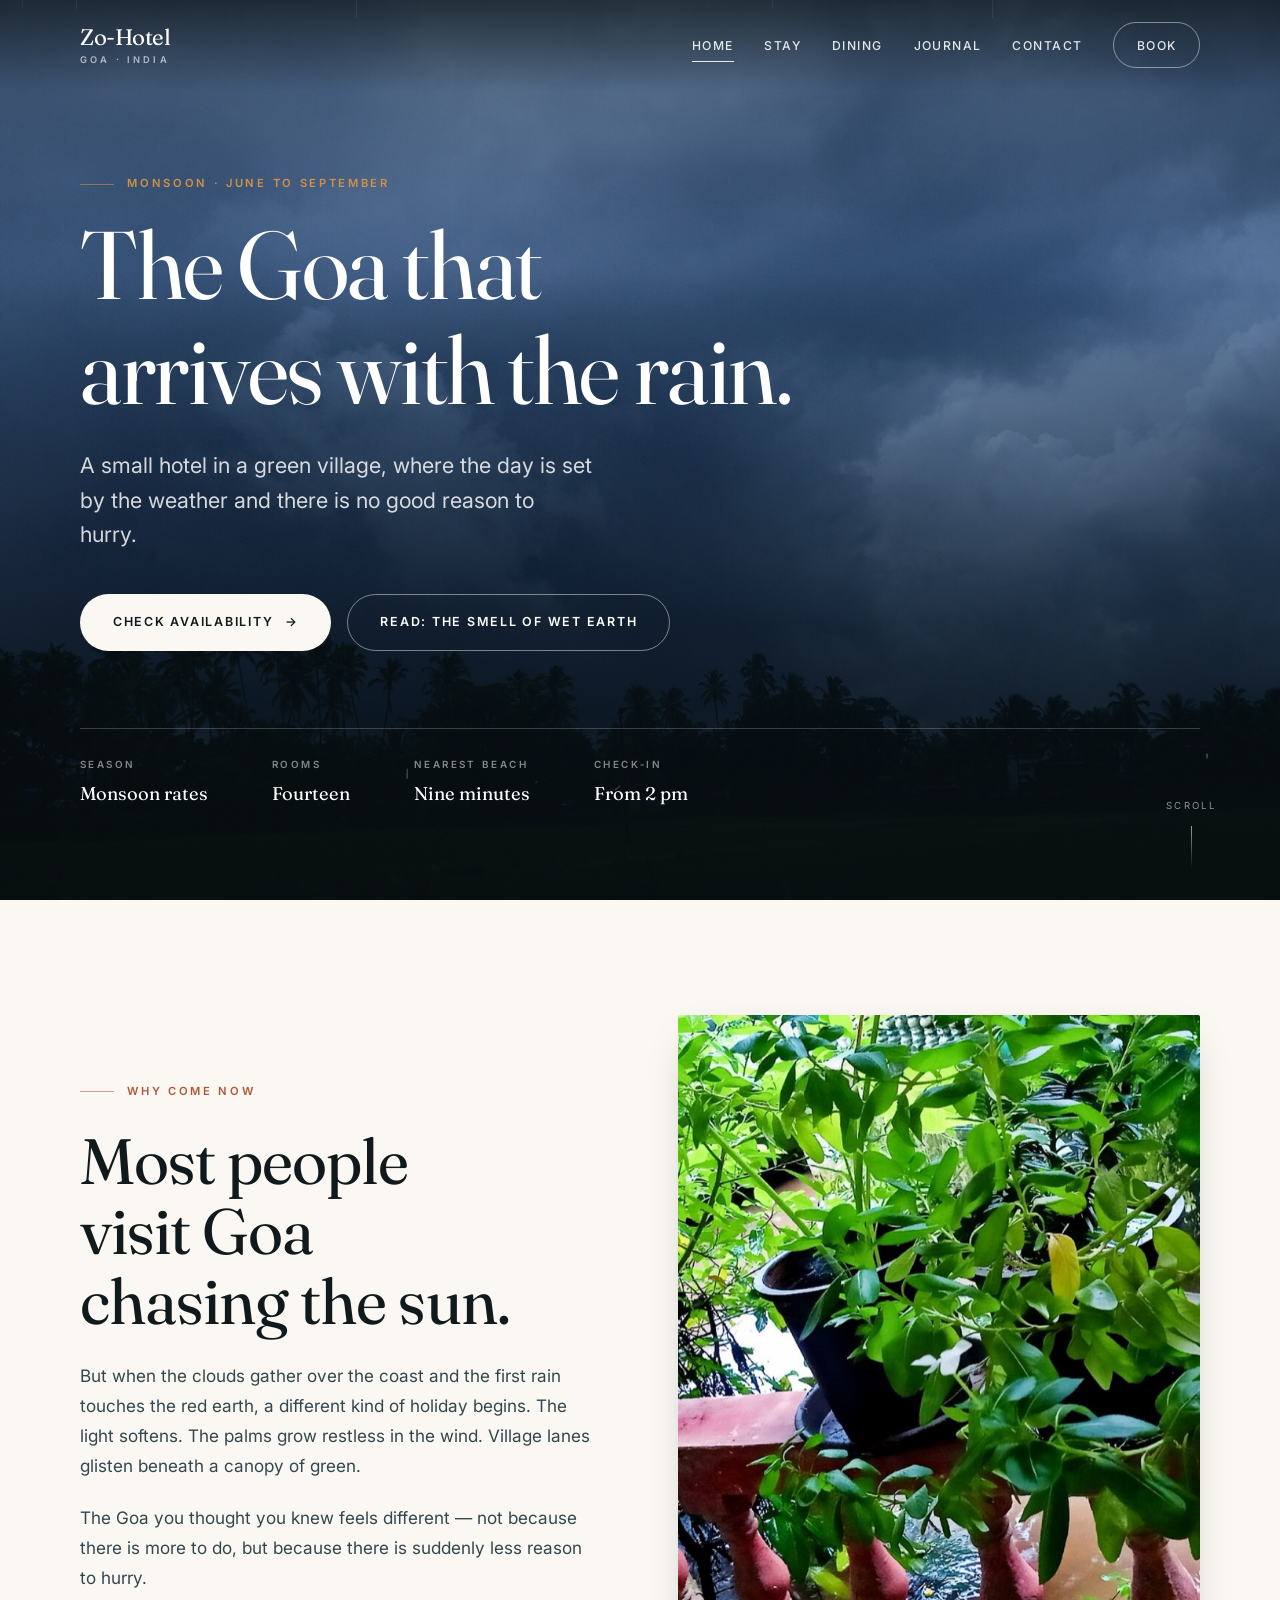
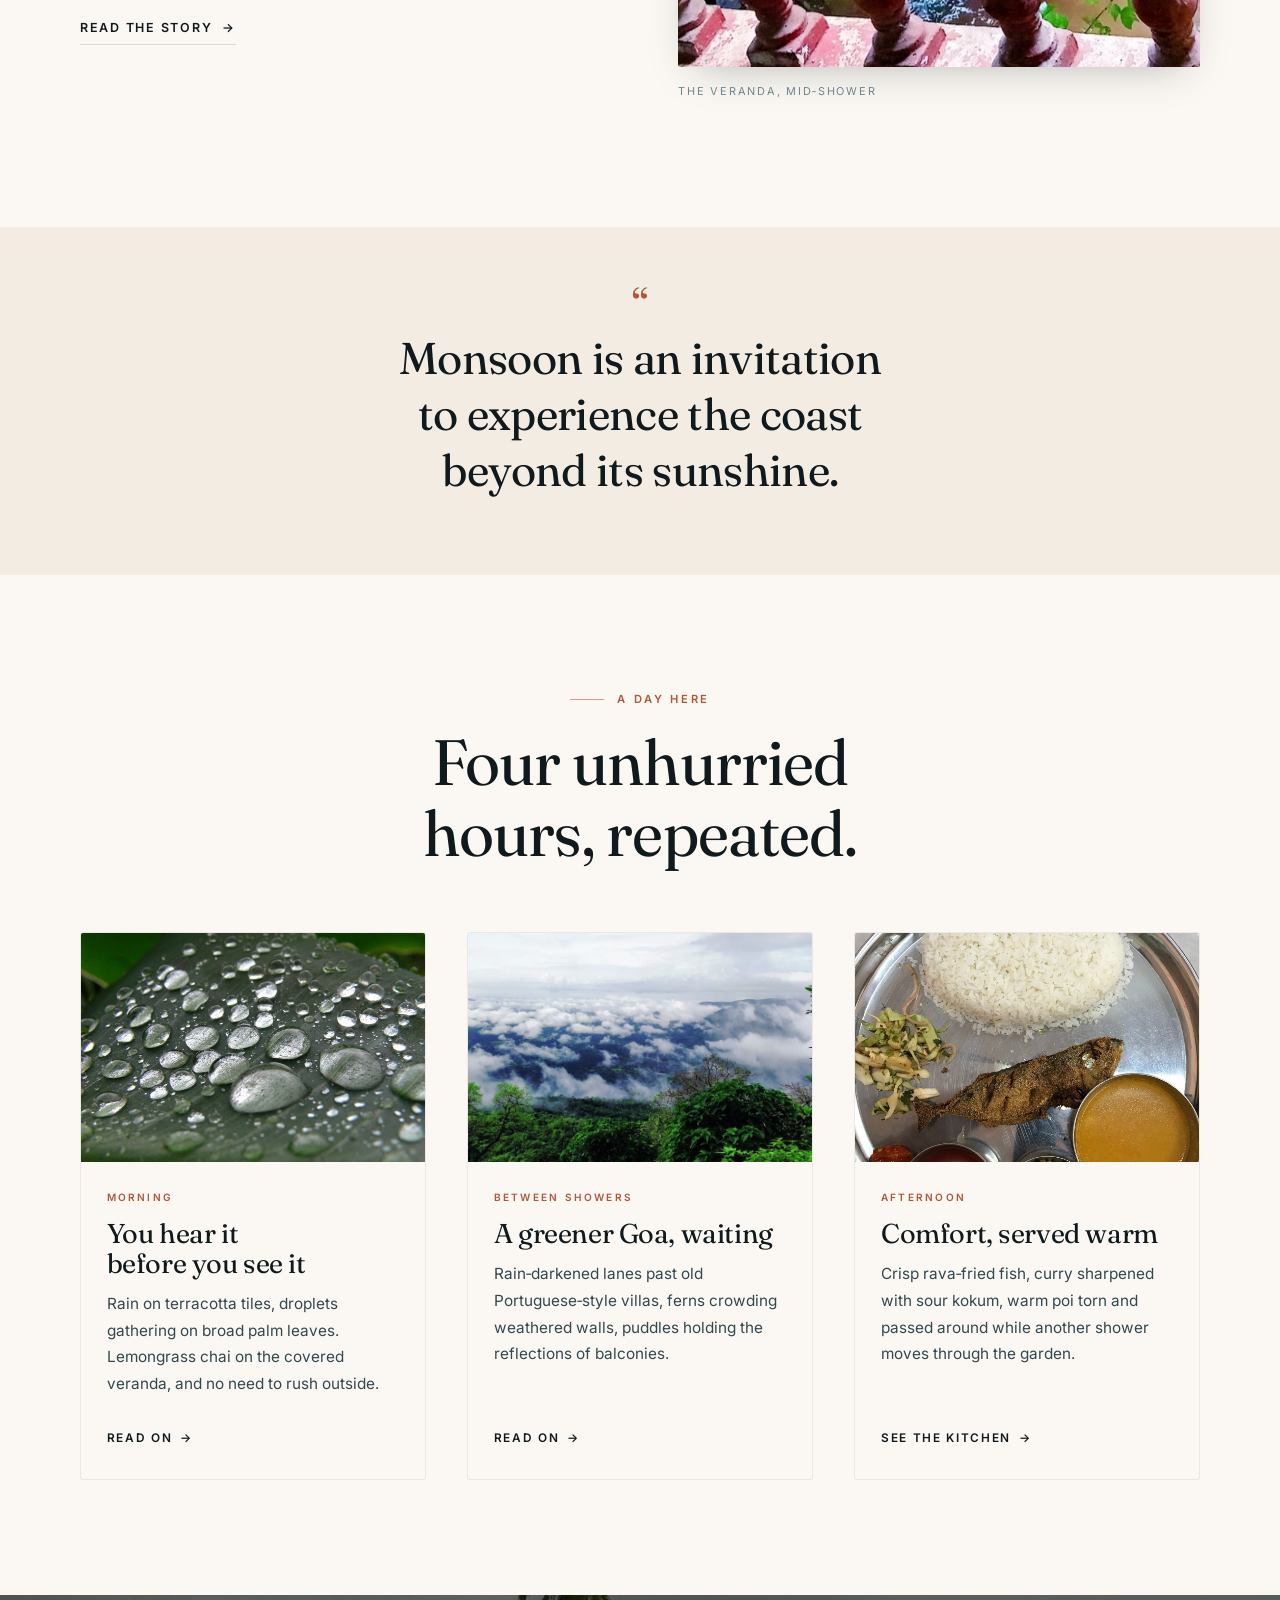
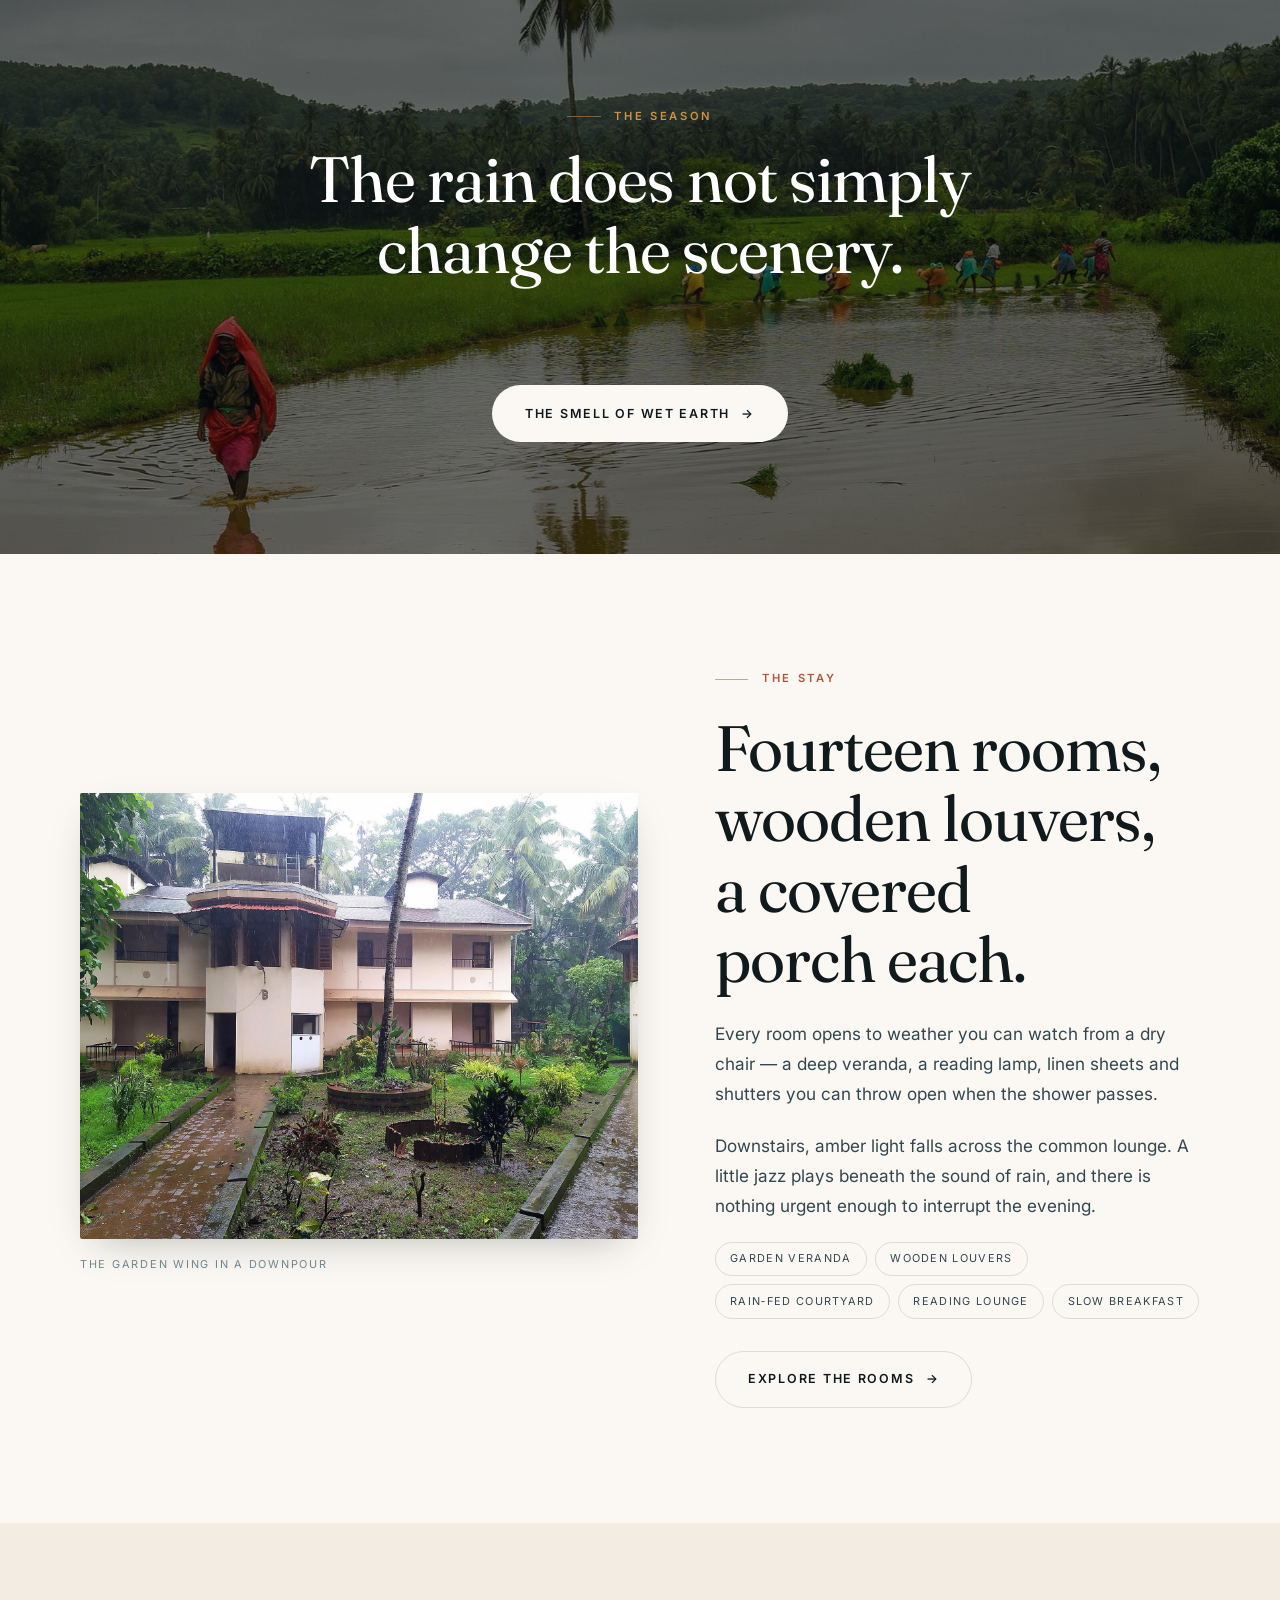
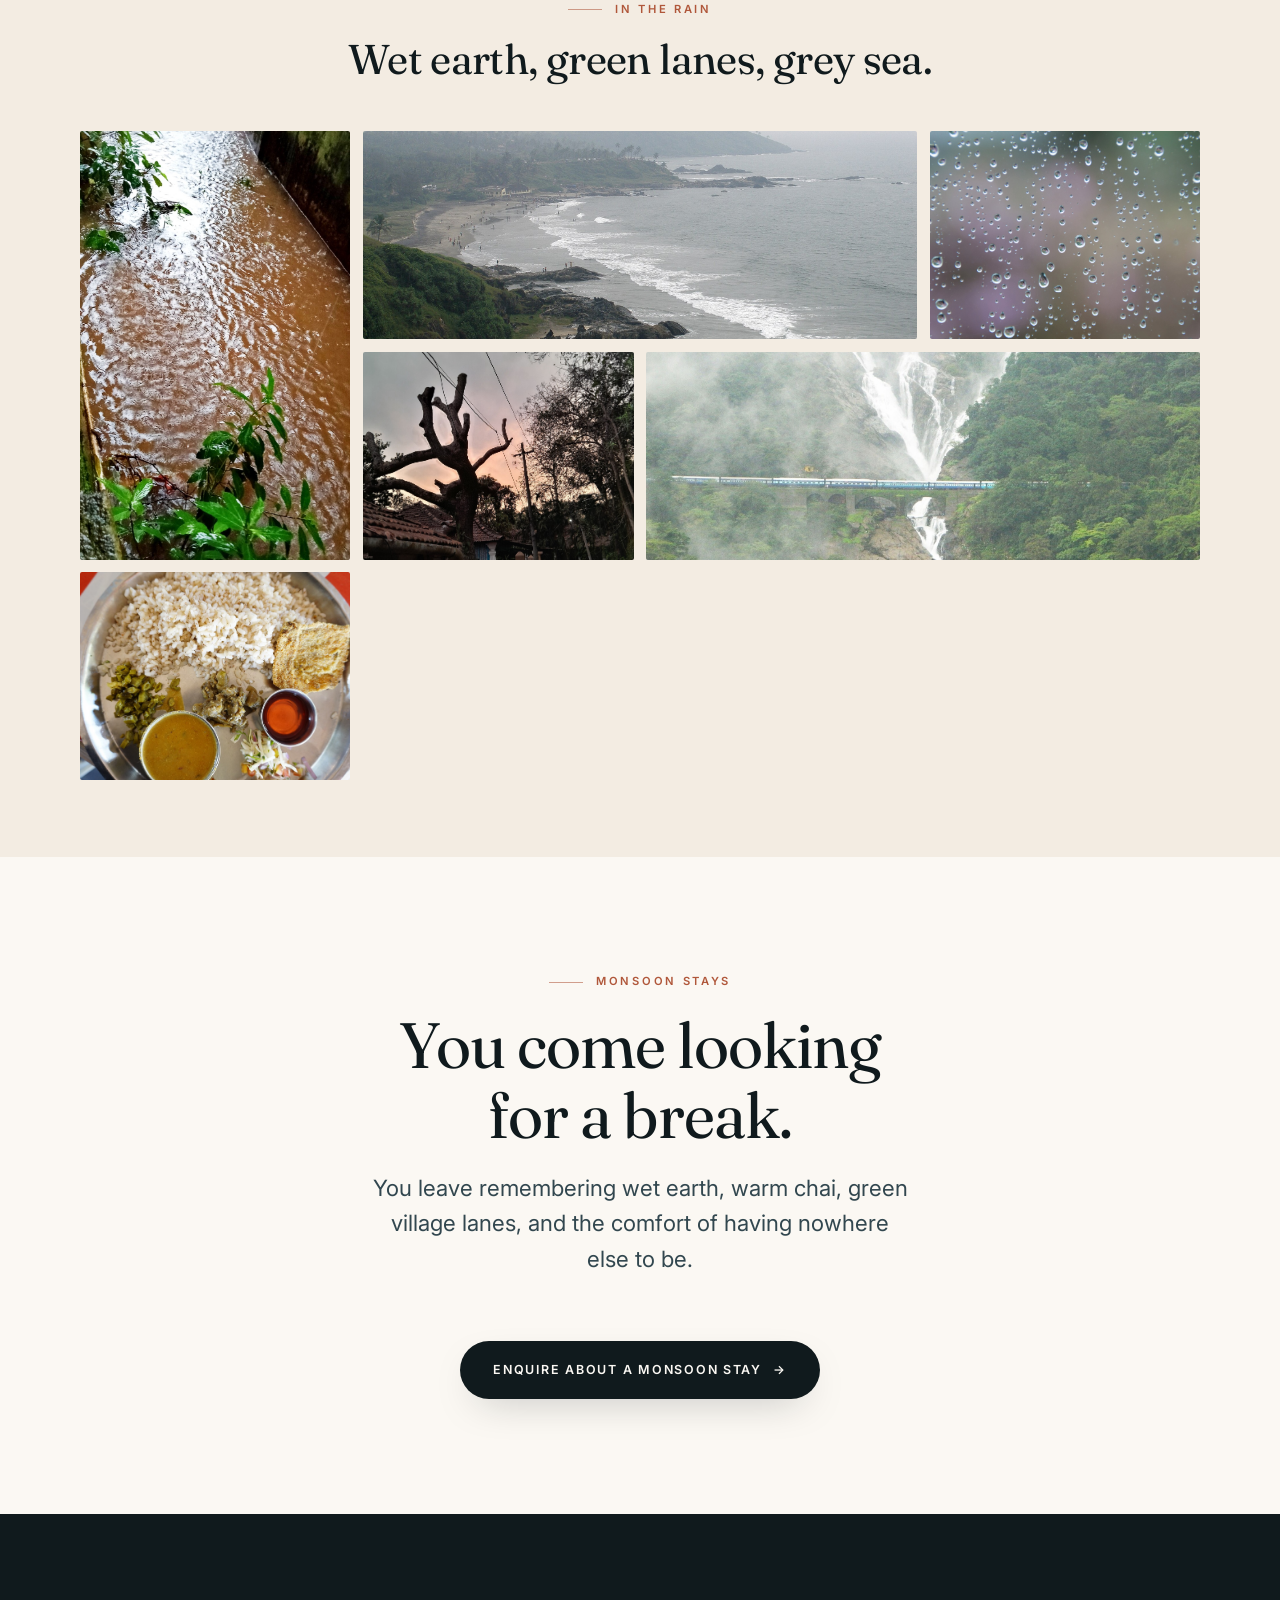
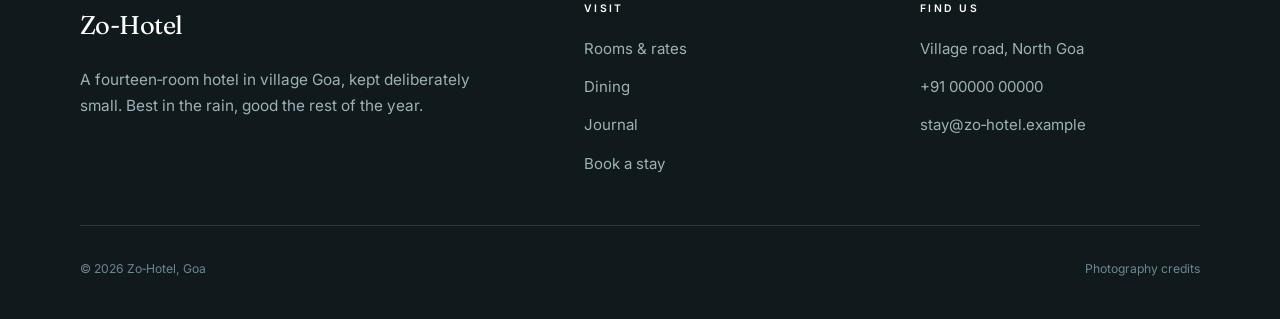
<file: index.html>
<!DOCTYPE html>
<html lang="en">
<head>
<meta charset="utf-8">
<meta name="viewport" content="width=device-width, initial-scale=1">
<title>Zo-Hotel, Goa — A Monsoon Retreat in the Village</title>
<meta name="description" content="A small hotel in village Goa, at its most beautiful in the rain. Slow mornings on the veranda, green lanes, Goan fish curry and nothing urgent to do.">
<link rel="preconnect" href="https://fonts.googleapis.com">
<link rel="preconnect" href="https://fonts.gstatic.com" crossorigin>
<link href="https://fonts.googleapis.com/css2?family=Fraunces:opsz,wght@9..144,300;9..144,400;9..144,500&family=Inter:wght@400;500;600&display=swap" rel="stylesheet">
<link rel="stylesheet" href="css/style.css">
<link rel="icon" href="favicon.svg" type="image/svg+xml">
<script>document.documentElement.classList.add('js');</script>
</head>
<body>
<a class="skip" href="#main">Skip to content</a>

<header class="header">
  <div class="wrap header__inner">
    <a class="brand" href="index.html">
      <span class="brand__name">Zo&#8209;Hotel</span>
      <span class="brand__place">Goa &middot; India</span>
    </a>
    <button class="nav-toggle" aria-expanded="false" aria-controls="nav" aria-label="Menu"><span></span></button>
    <nav class="nav" id="nav">
      <a href="index.html" aria-current="page">Home</a>
      <a href="stay.html">Stay</a>
      <a href="dining.html">Dining</a>
      <a href="journal.html">Journal</a>
      <a href="contact.html">Contact</a>
      <a class="nav__cta" href="contact.html#book">Book</a>
    </nav>
  </div>
</header>

<main id="main">

  <!-- HERO -->
  <section class="hero">
    <div class="hero__media">
      <img src="images/rain-clouds-june.jpg" alt="Monsoon rain clouds gathering over coconut palms and green fields in Goa" fetchpriority="high">
    </div>
    <div class="rain" aria-hidden="true"></div>

    <div class="wrap hero__inner">
      <p class="eyebrow on-dark">Monsoon &middot; June to September</p>
      <h1 class="display-xl">The Goa that arrives with the rain.</h1>
      <p class="hero__sub">A small hotel in a green village, where the day is set by the weather and there is no good reason to hurry.</p>
      <div class="hero__actions">
        <a class="btn btn--light" href="contact.html#book">Check availability <span class="btn__arrow" aria-hidden="true">&rarr;</span></a>
        <a class="btn btn--outline-light" href="the-smell-of-wet-earth.html">Read: The Smell of Wet Earth</a>
      </div>

      <div class="hero__meta">
        <div><span class="k">Season</span><span class="v">Monsoon rates</span></div>
        <div><span class="k">Rooms</span><span class="v">Fourteen</span></div>
        <div><span class="k">Nearest beach</span><span class="v">Nine minutes</span></div>
        <div><span class="k">Check&#8209;in</span><span class="v">From 2 pm</span></div>
      </div>
    </div>

    <div class="scroll-hint" aria-hidden="true">Scroll</div>
  </section>

  <!-- INTRO -->
  <section class="section">
    <div class="wrap split split--media-right">
      <div class="split__media reveal">
        <img src="images/verandah-garden.jpg" alt="Potted plants dripping on a terracotta veranda balustrade after rain">
        <p class="figcap">The veranda, mid&#8209;shower</p>
      </div>
      <div class="stack reveal" data-d="1">
        <p class="eyebrow">Why come now</p>
        <h2 class="display-l">Most people visit Goa chasing the sun.</h2>
        <div class="prose">
          <p>But when the clouds gather over the coast and the first rain touches the red earth, a different kind of holiday begins. The light softens. The palms grow restless in the wind. Village lanes glisten beneath a canopy of green.</p>
          <p>The Goa you thought you knew feels different &mdash; not because there is more to do, but because there is suddenly less reason to hurry.</p>
        </div>
        <a class="link-more" href="the-smell-of-wet-earth.html">Read the story <span class="btn__arrow" aria-hidden="true">&rarr;</span></a>
      </div>
    </div>
  </section>

  <!-- PULL QUOTE -->
  <section class="section section--tight section--sand">
    <div class="wrap">
      <blockquote class="pullquote reveal">
        <span class="pullquote__mark" aria-hidden="true">&ldquo;</span>
        Monsoon is an invitation to experience the coast beyond its sunshine.
      </blockquote>
    </div>
  </section>

  <!-- THE DAY -->
  <section class="section">
    <div class="wrap">
      <div class="center reveal" style="max-width:44rem;margin-inline:auto">
        <p class="eyebrow is-centered">A day here</p>
        <h2 class="display-l">Four unhurried hours, repeated.</h2>
      </div>

      <div class="grid-3 mt-l">
        <a class="card reveal" href="the-smell-of-wet-earth.html#mornings">
          <div class="card__media"><img src="images/banana-leaf-rain.jpg" alt="Raindrops collected on a broad green leaf" loading="lazy"></div>
          <div class="card__body">
            <span class="card__kicker">Morning</span>
            <h3 class="display-s">You hear it before you see it</h3>
            <p>Rain on terracotta tiles, droplets gathering on broad palm leaves. Lemongrass chai on the covered veranda, and no need to rush outside.</p>
            <span class="card__foot">Read on <span class="btn__arrow" aria-hidden="true">&rarr;</span></span>
          </div>
        </a>

        <a class="card reveal" data-d="1" href="the-smell-of-wet-earth.html#lanes">
          <div class="card__media"><img src="images/chorla-ghat.jpg" alt="Low cloud drifting across densely green monsoon hills" loading="lazy"></div>
          <div class="card__body">
            <span class="card__kicker">Between showers</span>
            <h3 class="display-s">A greener Goa, waiting</h3>
            <p>Rain&#8209;darkened lanes past old Portuguese&#8209;style villas, ferns crowding weathered walls, puddles holding the reflections of balconies.</p>
            <span class="card__foot">Read on <span class="btn__arrow" aria-hidden="true">&rarr;</span></span>
          </div>
        </a>

        <a class="card reveal" data-d="2" href="dining.html">
          <div class="card__media"><img src="images/fish-thali.jpg" alt="A Goan thali of rava-fried mackerel, fish curry, rice and solkadhi" loading="lazy"></div>
          <div class="card__body">
            <span class="card__kicker">Afternoon</span>
            <h3 class="display-s">Comfort, served warm</h3>
            <p>Crisp rava&#8209;fried fish, curry sharpened with sour kokum, warm poi torn and passed around while another shower moves through the garden.</p>
            <span class="card__foot">See the kitchen <span class="btn__arrow" aria-hidden="true">&rarr;</span></span>
          </div>
        </a>
      </div>
    </div>
  </section>

  <!-- BANNER -->
  <section class="banner">
    <div class="banner__media">
      <img src="images/july-clouds.jpg" alt="Monsoon sky over a flooded paddy field in Goa, with a lone palm and its reflection" loading="lazy">
    </div>
    <div class="wrap">
      <p class="eyebrow is-centered on-dark reveal">The season</p>
      <h2 class="display-l reveal" data-d="1" style="max-width:20ch;margin-inline:auto">The rain does not simply change the scenery.</h2>
      <p class="lede reveal" data-d="2" style="margin:1.6rem auto 2.4rem;color:rgba(255,255,255,.84)">It changes what you ask of a holiday.</p>
      <a class="btn btn--light reveal" data-d="3" href="the-smell-of-wet-earth.html">The Smell of Wet Earth <span class="btn__arrow" aria-hidden="true">&rarr;</span></a>
    </div>
  </section>

  <!-- STAY -->
  <section class="section">
    <div class="wrap split split--wide-media">
      <div class="split__media split__media--wide reveal">
        <img src="images/heritage-house.jpg" alt="The hotel building seen through falling rain, with a wet path and green garden">
        <p class="figcap">The garden wing in a downpour</p>
      </div>
      <div class="stack reveal" data-d="1">
        <p class="eyebrow">The stay</p>
        <h2 class="display-l">Fourteen rooms, wooden louvers, a covered porch each.</h2>
        <div class="prose">
          <p>Every room opens to weather you can watch from a dry chair &mdash; a deep veranda, a reading lamp, linen sheets and shutters you can throw open when the shower passes.</p>
          <p>Downstairs, amber light falls across the common lounge. A little jazz plays beneath the sound of rain, and there is nothing urgent enough to interrupt the evening.</p>
        </div>
        <ul class="tags">
          <li>Garden veranda</li><li>Wooden louvers</li><li>Rain&#8209;fed courtyard</li><li>Reading lounge</li><li>Slow breakfast</li>
        </ul>
        <div class="mt-m"><a class="btn btn--ghost" href="stay.html">Explore the rooms <span class="btn__arrow" aria-hidden="true">&rarr;</span></a></div>
      </div>
    </div>
  </section>

  <!-- GALLERY -->
  <section class="section section--tight section--sand">
    <div class="wrap">
      <div class="center reveal" style="max-width:40rem;margin-inline:auto;margin-bottom:clamp(2rem,4vw,3rem)">
        <p class="eyebrow is-centered">In the rain</p>
        <h2 class="display-m">Wet earth, green lanes, grey sea.</h2>
      </div>
      <div class="gallery reveal" data-d="1">
        <figure class="gallery__item gallery__item--tall" style="margin:0"><img src="images/water-flowing.jpg" alt="Rain falling into a channel of red laterite water beside mossy walls" loading="lazy"></figure>
        <figure class="gallery__item gallery__item--wide" style="margin:0"><img src="images/vagator-rain.jpg" alt="A misty monsoon morning over the Goan coastline" loading="lazy"></figure>
        <figure class="gallery__item" style="margin:0"><img src="images/rain-window.jpg" alt="Raindrops on a window pane with a soft green garden beyond" loading="lazy"></figure>
        <figure class="gallery__item" style="margin:0"><img src="images/village-lane-tall.jpg" alt="A Goan village lane at dusk, terracotta roofs beneath a heavy sky" loading="lazy"></figure>
        <figure class="gallery__item gallery__item--wide" style="margin:0"><img src="images/dudhsagar.jpg" alt="Dudhsagar falls in full monsoon flow, with a train crossing the viaduct" loading="lazy"></figure>
        <figure class="gallery__item" style="margin:0"><img src="images/fish-curry-rice.jpg" alt="A Goan plate of fish, curry and rice seen from above" loading="lazy"></figure>
      </div>
    </div>
  </section>

  <!-- BOOK -->
  <section class="section" id="book">
    <div class="wrap wrap-narrow center">
      <p class="eyebrow is-centered reveal">Monsoon stays</p>
      <h2 class="display-l reveal" data-d="1">You come looking for a break.</h2>
      <p class="lede mt-s reveal" data-d="2" style="margin-inline:auto">You leave remembering wet earth, warm chai, green village lanes, and the comfort of having nowhere else to be.</p>
      <div class="mt-l reveal" data-d="3">
        <a class="btn btn--solid" href="contact.html#book">Enquire about a monsoon stay <span class="btn__arrow" aria-hidden="true">&rarr;</span></a>
      </div>
    </div>
  </section>

</main>

<footer class="footer">
  <div class="wrap">
    <div class="footer__grid">
      <div class="footer__brand">
        <span class="brand__name">Zo&#8209;Hotel</span>
        <p>A fourteen&#8209;room hotel in village Goa, kept deliberately small. Best in the rain, good the rest of the year.</p>
      </div>
      <div>
        <h4>Visit</h4>
        <ul>
          <li><a href="stay.html">Rooms &amp; rates</a></li>
          <li><a href="dining.html">Dining</a></li>
          <li><a href="journal.html">Journal</a></li>
          <li><a href="contact.html#book">Book a stay</a></li>
        </ul>
      </div>
      <div>
        <h4>Find us</h4>
        <ul>
          <li>Village road, North Goa</li>
          <li><a href="tel:+910000000000">+91 00000 00000</a></li>
          <li><a href="mailto:stay@zo-hotel.example">stay@zo&#8209;hotel.example</a></li>
        </ul>
      </div>
    </div>
    <div class="footer__bottom">
      <span>&copy; 2026 Zo&#8209;Hotel, Goa</span>
      <span><a href="credits.html">Photography credits</a></span>
    </div>
  </div>
</footer>

<script src="js/main.js"></script>
</body>
</html>
</file>
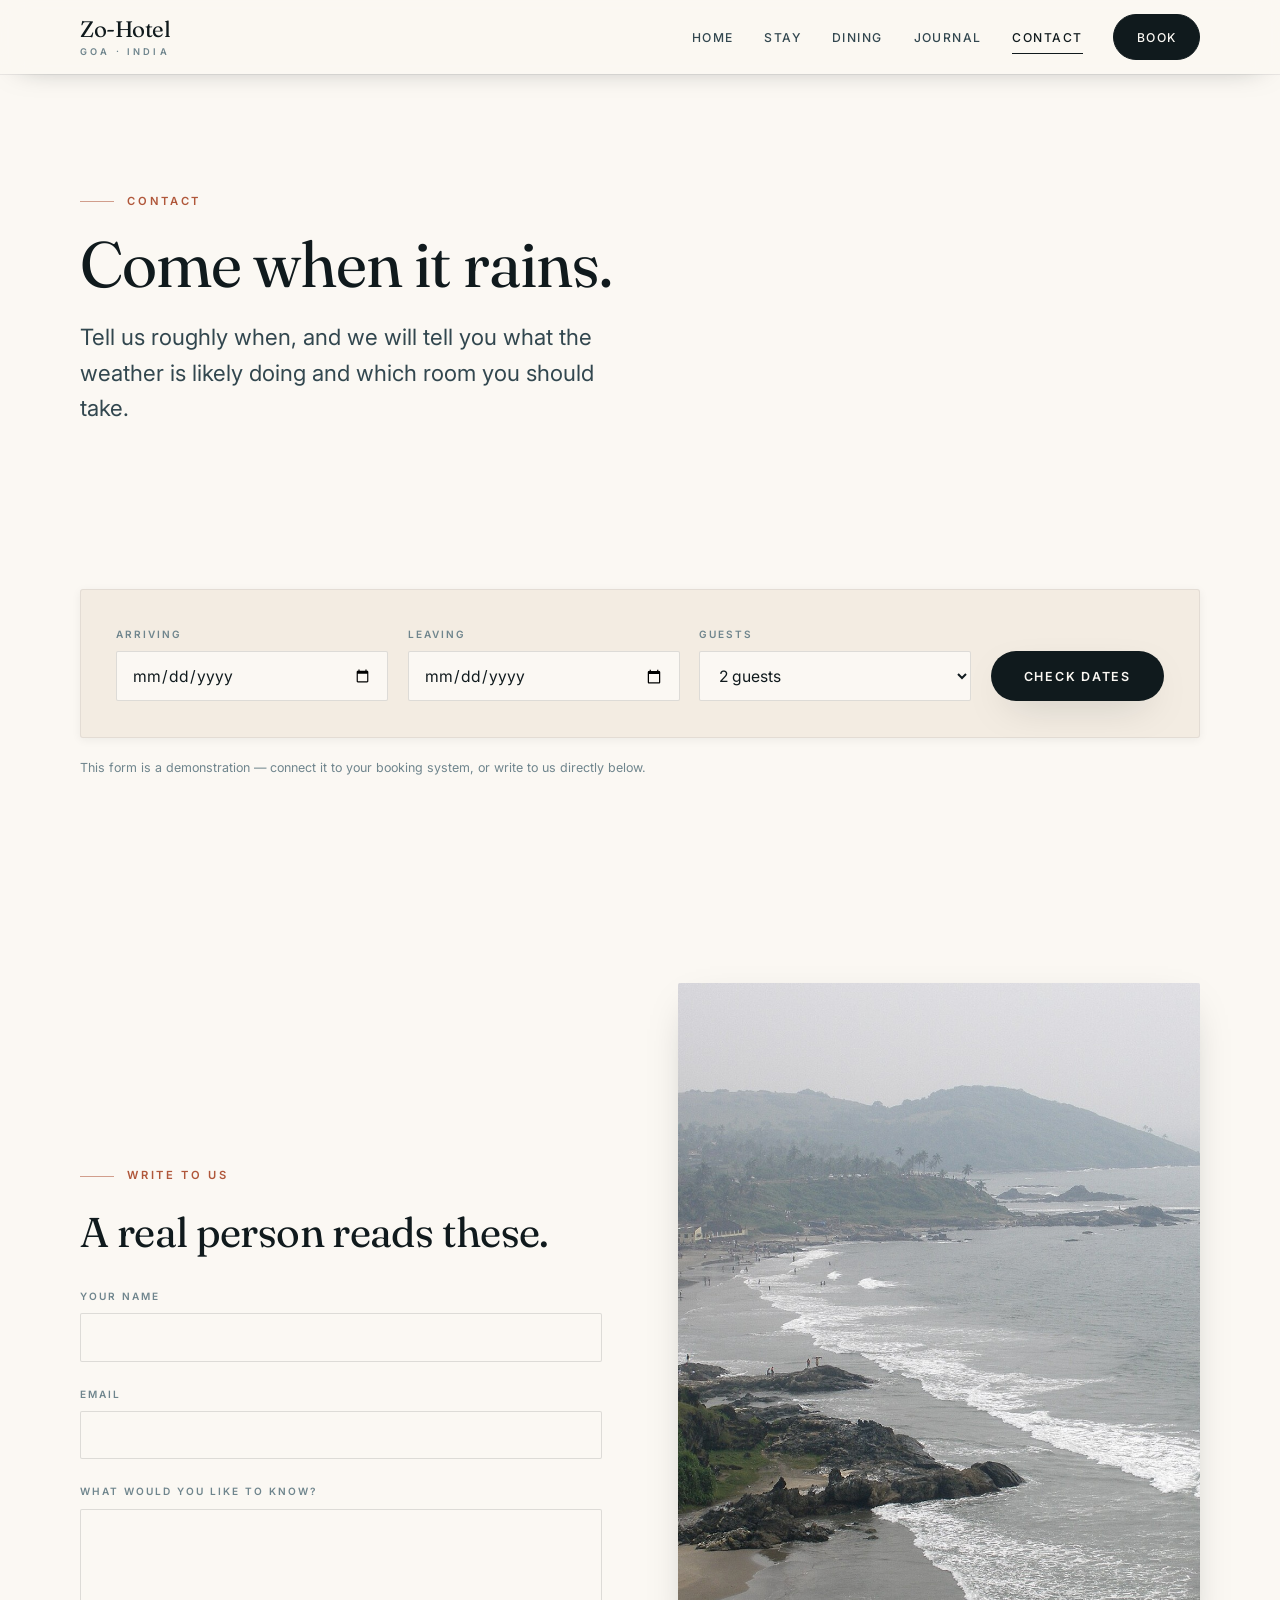
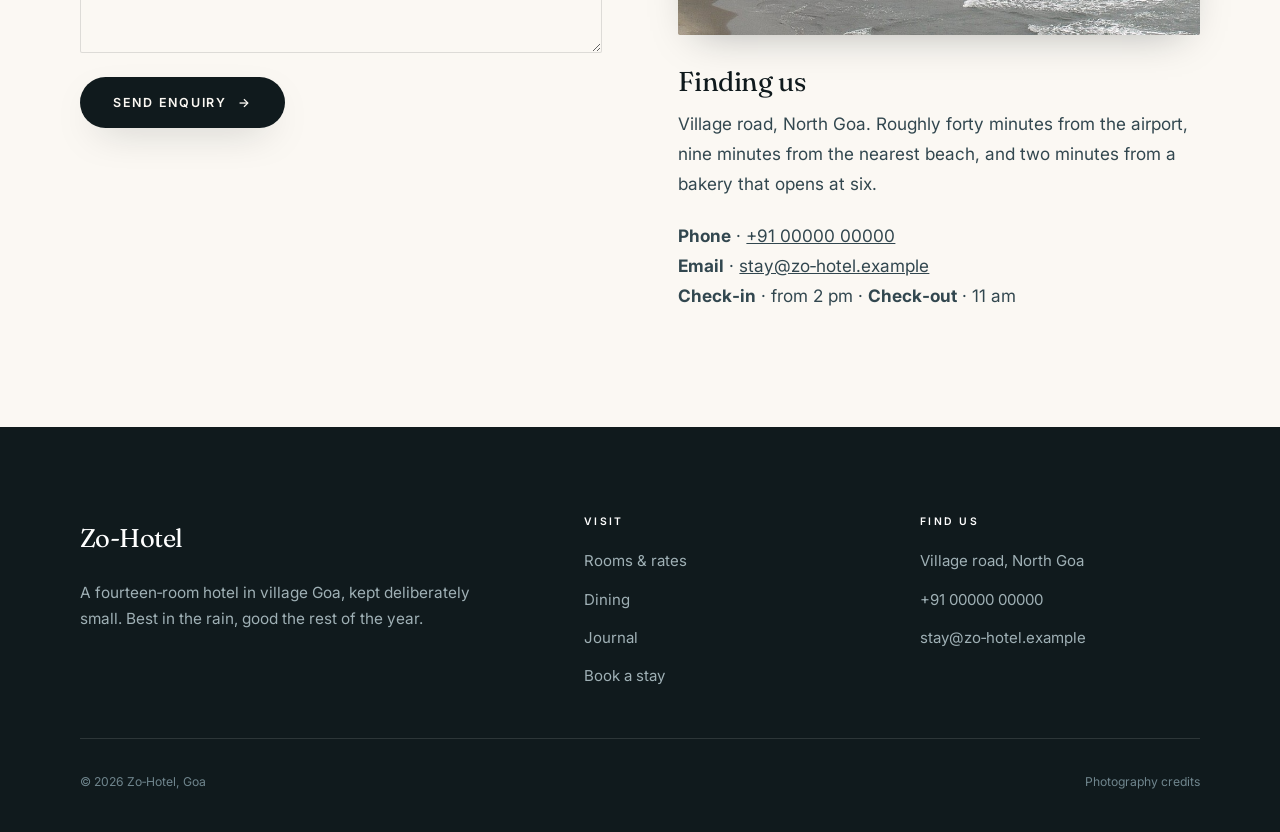
<file: contact.html>
<!DOCTYPE html>
<html lang="en">
<head>
<meta charset="utf-8">
<meta name="viewport" content="width=device-width, initial-scale=1">
<title>Contact &amp; Booking — Zo-Hotel, Goa</title>
<meta name="description" content="Enquire about a monsoon stay at Zo-Hotel, village Goa. Fourteen rooms, monsoon rates from June to September.">
<link rel="preconnect" href="https://fonts.googleapis.com">
<link rel="preconnect" href="https://fonts.gstatic.com" crossorigin>
<link href="https://fonts.googleapis.com/css2?family=Fraunces:opsz,wght@9..144,300;9..144,400;9..144,500&family=Inter:wght@400;500;600&display=swap" rel="stylesheet">
<link rel="stylesheet" href="css/style.css">
<link rel="icon" href="favicon.svg" type="image/svg+xml">
<script>document.documentElement.classList.add('js');</script>
</head>
<body>
<a class="skip" href="#main">Skip to content</a>

<header class="header header--solid">
  <div class="wrap header__inner">
    <a class="brand" href="index.html">
      <span class="brand__name">Zo&#8209;Hotel</span>
      <span class="brand__place">Goa &middot; India</span>
    </a>
    <button class="nav-toggle" aria-expanded="false" aria-controls="nav" aria-label="Menu"><span></span></button>
    <nav class="nav" id="nav">
      <a href="index.html">Home</a>
      <a href="stay.html">Stay</a>
      <a href="dining.html">Dining</a>
      <a href="journal.html">Journal</a>
      <a href="contact.html" aria-current="page">Contact</a>
      <a class="nav__cta" href="contact.html#book">Book</a>
    </nav>
  </div>
</header>

<main id="main">

  <section class="page-head">
    <div class="wrap">
      <p class="eyebrow reveal">Contact</p>
      <h1 class="display-l reveal" data-d="1" style="max-width:16ch">Come when it rains.</h1>
      <p class="lede mt-s reveal" data-d="2">Tell us roughly when, and we will tell you what the weather is likely doing and which room you should take.</p>
    </div>
  </section>

  <section class="section--tight" id="book">
    <div class="wrap">
      <form class="booking reveal" onsubmit="return false;">
        <div class="field">
          <label for="arrive">Arriving</label>
          <input type="date" id="arrive" name="arrive">
        </div>
        <div class="field">
          <label for="depart">Leaving</label>
          <input type="date" id="depart" name="depart">
        </div>
        <div class="field">
          <label for="guests">Guests</label>
          <select id="guests" name="guests">
            <option>1 guest</option><option selected>2 guests</option>
            <option>3 guests</option><option>4 guests</option><option>More than 4</option>
          </select>
        </div>
        <button class="btn btn--solid" type="submit">Check dates</button>
      </form>
      <p class="credits mt-s reveal" data-d="1">This form is a demonstration &mdash; connect it to your booking system, or write to us directly below.</p>
    </div>
  </section>

  <section class="section">
    <div class="wrap split">
      <div class="stack reveal">
        <p class="eyebrow">Write to us</p>
        <h2 class="display-m">A real person reads these.</h2>
        <form class="stack mt-m" onsubmit="return false;">
          <div class="field"><label for="name">Your name</label><input type="text" id="name" name="name" autocomplete="name"></div>
          <div class="field"><label for="email">Email</label><input type="email" id="email" name="email" autocomplete="email"></div>
          <div class="field"><label for="msg">What would you like to know?</label><textarea id="msg" name="msg"></textarea></div>
          <button class="btn btn--solid" type="submit">Send enquiry <span class="btn__arrow" aria-hidden="true">&rarr;</span></button>
        </form>
      </div>
      <div class="stack reveal" data-d="1">
        <div class="split__media"><img src="images/vagator-rain.jpg" alt="A misty monsoon morning over the Goan coast" loading="lazy"></div>
        <div class="prose mt-m">
          <h3 class="display-s" style="margin-bottom:.8rem">Finding us</h3>
          <p>Village road, North Goa. Roughly forty minutes from the airport, nine minutes from the nearest beach, and two minutes from a bakery that opens at six.</p>
          <p>
            <strong>Phone</strong> &middot; <a href="tel:+910000000000">+91 00000 00000</a><br>
            <strong>Email</strong> &middot; <a href="mailto:stay@zo-hotel.example">stay@zo&#8209;hotel.example</a><br>
            <strong>Check&#8209;in</strong> &middot; from 2 pm &middot; <strong>Check&#8209;out</strong> &middot; 11 am
          </p>
        </div>
      </div>
    </div>
  </section>
</main>

<footer class="footer">
  <div class="wrap">
    <div class="footer__grid">
      <div class="footer__brand">
        <span class="brand__name">Zo&#8209;Hotel</span>
        <p>A fourteen&#8209;room hotel in village Goa, kept deliberately small. Best in the rain, good the rest of the year.</p>
      </div>
      <div>
        <h4>Visit</h4>
        <ul>
          <li><a href="stay.html">Rooms &amp; rates</a></li>
          <li><a href="dining.html">Dining</a></li>
          <li><a href="journal.html">Journal</a></li>
          <li><a href="contact.html#book">Book a stay</a></li>
        </ul>
      </div>
      <div>
        <h4>Find us</h4>
        <ul>
          <li>Village road, North Goa</li>
          <li><a href="tel:+910000000000">+91 00000 00000</a></li>
          <li><a href="mailto:stay@zo-hotel.example">stay@zo&#8209;hotel.example</a></li>
        </ul>
      </div>
    </div>
    <div class="footer__bottom">
      <span>&copy; 2026 Zo&#8209;Hotel, Goa</span>
      <span><a href="credits.html">Photography credits</a></span>
    </div>
  </div>
</footer>

<script src="js/main.js"></script>
</body>
</html>
</file>
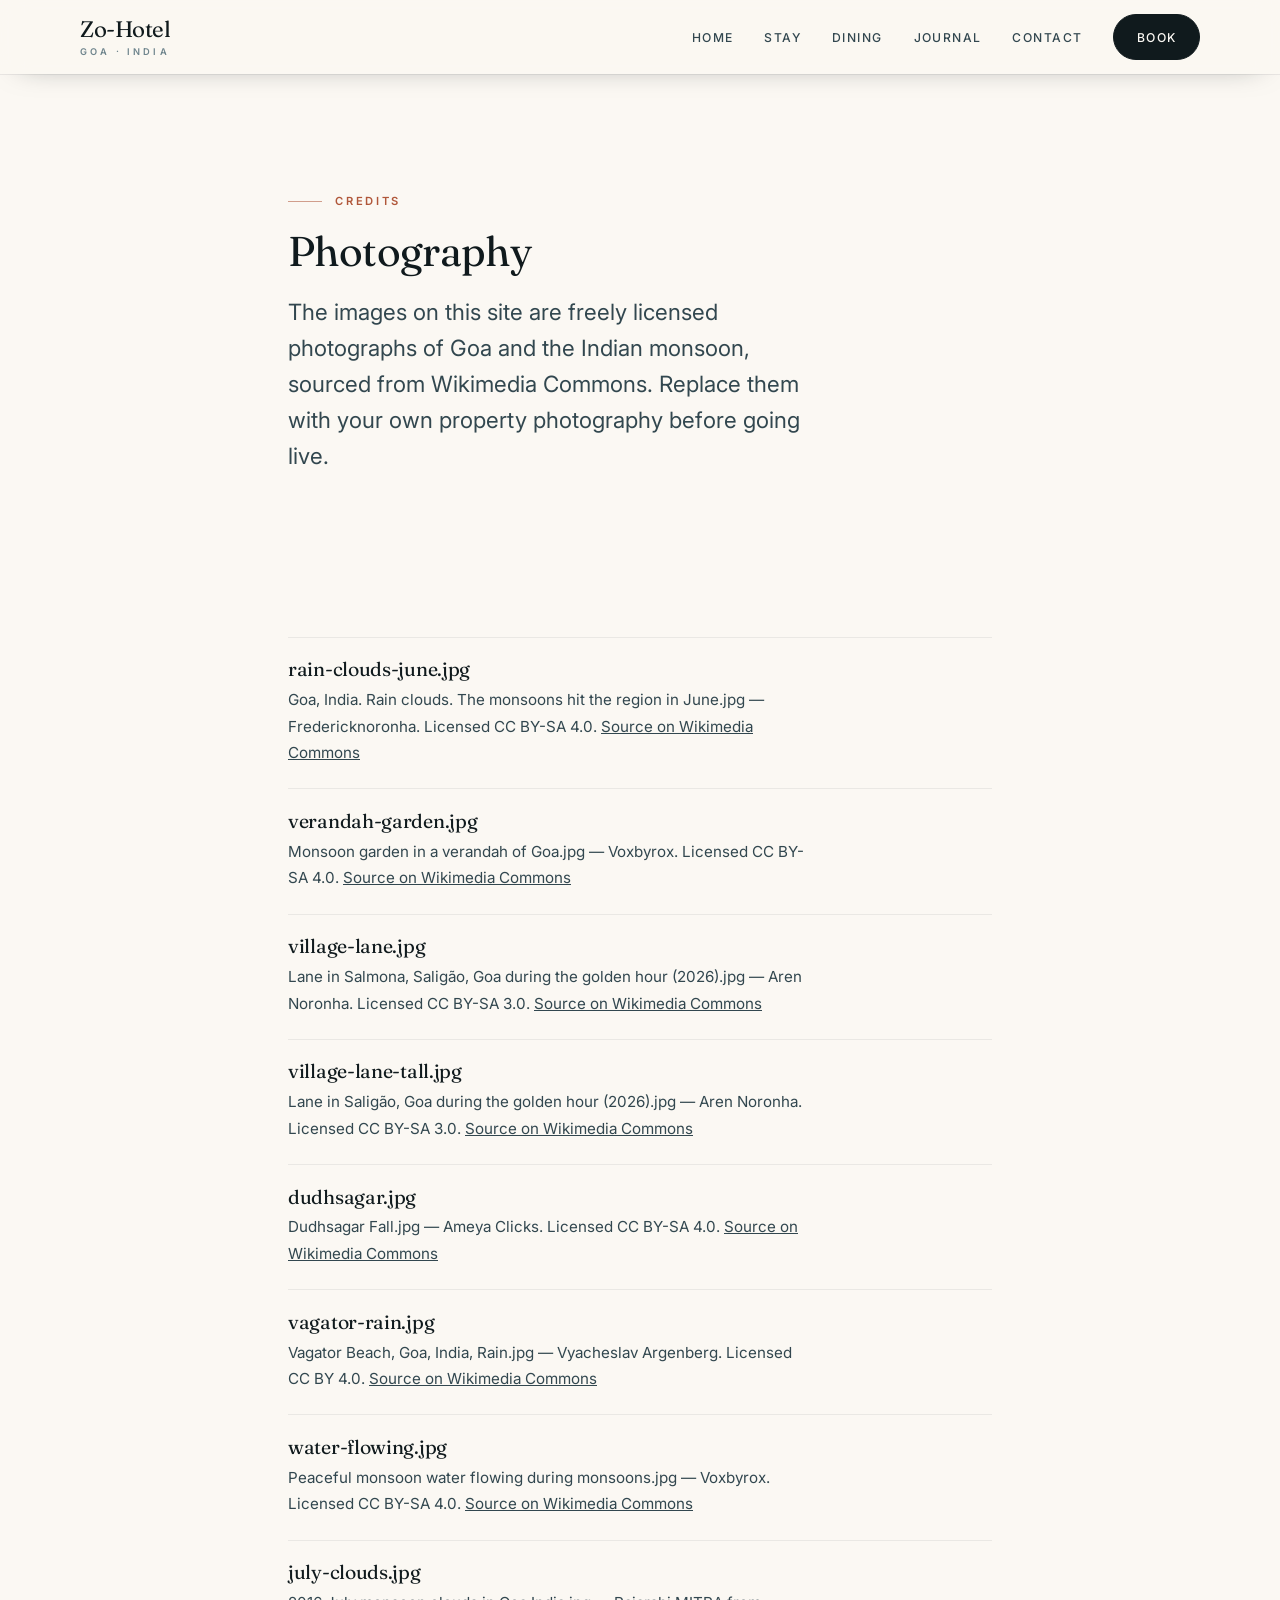
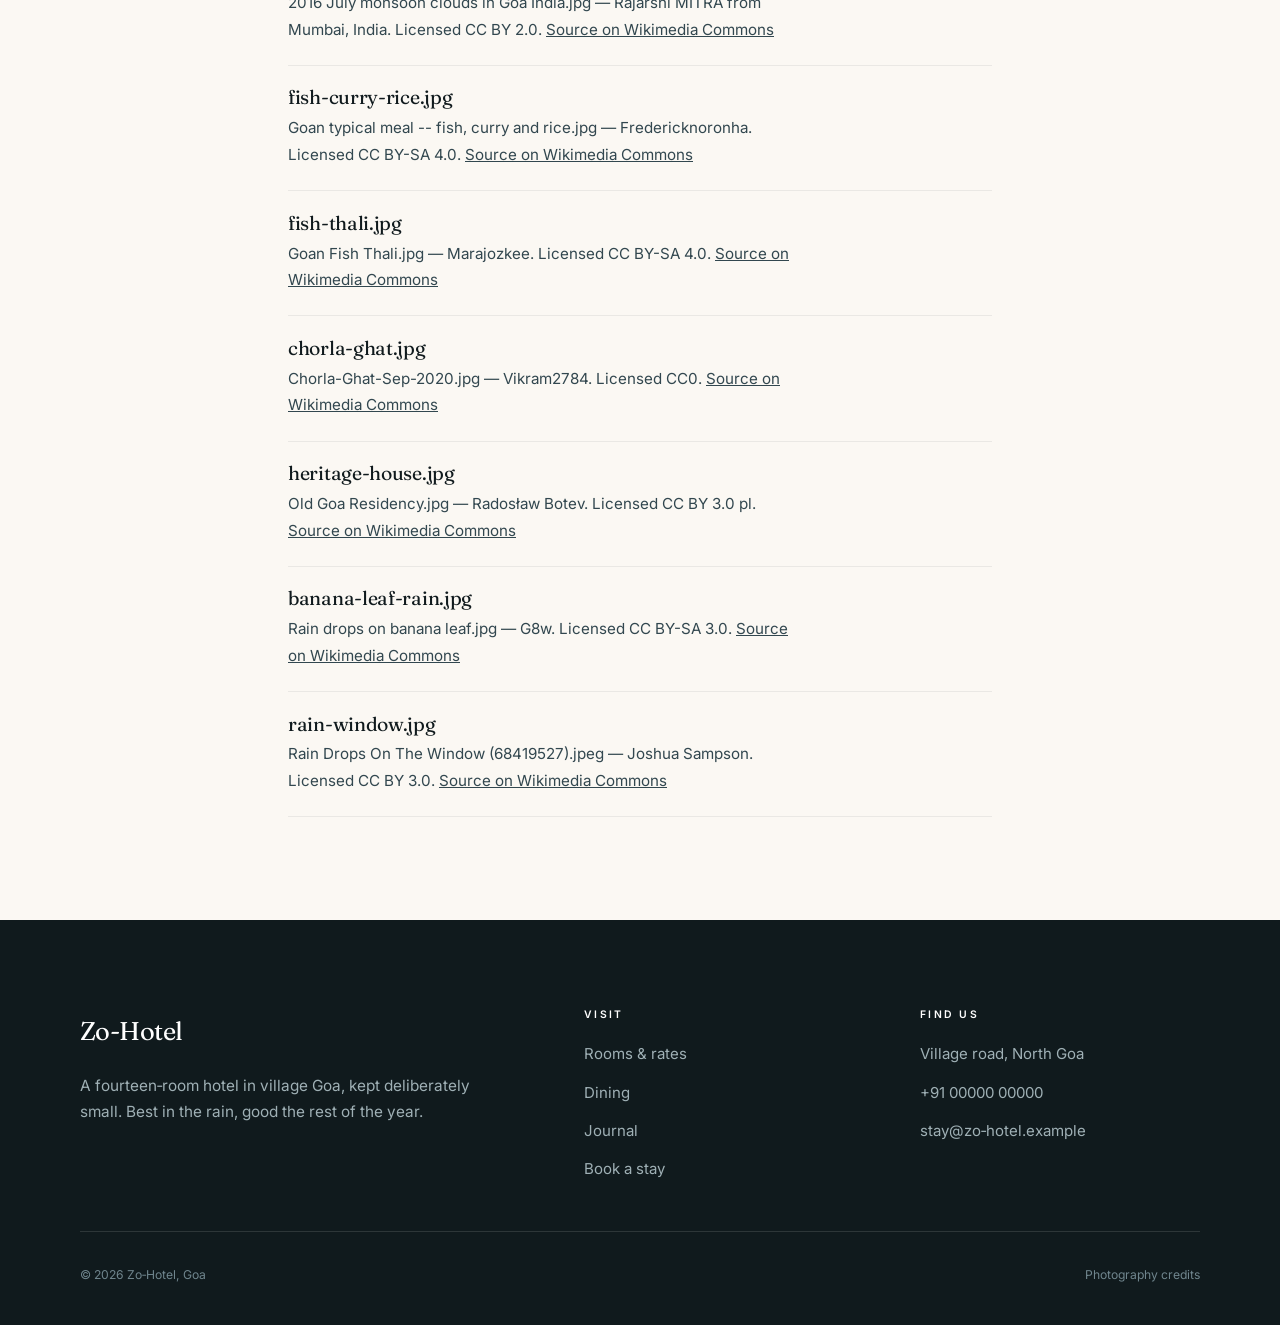
<file: credits.html>
<!DOCTYPE html>
<html lang="en">
<head>
<meta charset="utf-8">
<meta name="viewport" content="width=device-width, initial-scale=1">
<title>Photography credits — Zo-Hotel, Goa</title>
<meta name="description" content="Photography credits and licences for the images used on this site.">
<link rel="preconnect" href="https://fonts.googleapis.com">
<link rel="preconnect" href="https://fonts.gstatic.com" crossorigin>
<link href="https://fonts.googleapis.com/css2?family=Fraunces:opsz,wght@9..144,300;9..144,400;9..144,500&family=Inter:wght@400;500;600&display=swap" rel="stylesheet">
<link rel="stylesheet" href="css/style.css">
<link rel="icon" href="favicon.svg" type="image/svg+xml">
<script>document.documentElement.classList.add('js');</script>
</head>
<body>
<a class="skip" href="#main">Skip to content</a>

<header class="header header--solid">
  <div class="wrap header__inner">
    <a class="brand" href="index.html">
      <span class="brand__name">Zo&#8209;Hotel</span>
      <span class="brand__place">Goa &middot; India</span>
    </a>
    <button class="nav-toggle" aria-expanded="false" aria-controls="nav" aria-label="Menu"><span></span></button>
    <nav class="nav" id="nav">
      <a href="index.html">Home</a>
      <a href="stay.html">Stay</a>
      <a href="dining.html">Dining</a>
      <a href="journal.html">Journal</a>
      <a href="contact.html">Contact</a>
      <a class="nav__cta" href="contact.html#book">Book</a>
    </nav>
  </div>
</header>

<main id="main">

  <section class="page-head">
    <div class="wrap wrap-narrow">
      <p class="eyebrow reveal">Credits</p>
      <h1 class="display-m reveal" data-d="1">Photography</h1>
      <p class="lede mt-s reveal" data-d="2">The images on this site are freely licensed photographs of Goa and the Indian monsoon, sourced from Wikimedia Commons. Replace them with your own property photography before going live.</p>
    </div>
  </section>

  <section class="section--tight" style="padding-bottom:clamp(4rem,8vw,7rem)">
    <div class="wrap wrap-narrow">
      <ul class="menu-list reveal"><li><h3>rain-clouds-june.jpg</h3><p>Goa, India. Rain clouds. The monsoons hit the region in June.jpg &mdash; Fredericknoronha. Licensed CC BY-SA 4.0. <a href="https://commons.wikimedia.org/wiki/File%3AGoa%2C_India._Rain_clouds._The_monsoons_hit_the_region_in_June.jpg">Source on Wikimedia Commons</a></p></li><li><h3>verandah-garden.jpg</h3><p>Monsoon garden in a verandah of Goa.jpg &mdash; Voxbyrox. Licensed CC BY-SA 4.0. <a href="https://commons.wikimedia.org/wiki/File%3AMonsoon_garden_in_a_verandah_of_Goa.jpg">Source on Wikimedia Commons</a></p></li><li><h3>village-lane.jpg</h3><p>Lane in Salmona, Saligão, Goa during the golden hour (2026).jpg &mdash; Aren Noronha. Licensed CC BY-SA 3.0. <a href="https://commons.wikimedia.org/wiki/File%3ALane_in_Salmona%2C_Salig%C3%A3o%2C_Goa_during_the_golden_hour_%282026%29.jpg">Source on Wikimedia Commons</a></p></li><li><h3>village-lane-tall.jpg</h3><p>Lane in Saligão, Goa during the golden hour (2026).jpg &mdash; Aren Noronha. Licensed CC BY-SA 3.0. <a href="https://commons.wikimedia.org/wiki/File%3ALane_in_Salig%C3%A3o%2C_Goa_during_the_golden_hour_%282026%29.jpg">Source on Wikimedia Commons</a></p></li><li><h3>dudhsagar.jpg</h3><p>Dudhsagar Fall.jpg &mdash; Ameya Clicks. Licensed CC BY-SA 4.0. <a href="https://commons.wikimedia.org/wiki/File%3ADudhsagar_Fall.jpg">Source on Wikimedia Commons</a></p></li><li><h3>vagator-rain.jpg</h3><p>Vagator Beach, Goa, India, Rain.jpg &mdash; Vyacheslav Argenberg. Licensed CC BY 4.0. <a href="https://commons.wikimedia.org/wiki/File%3AVagator_Beach%2C_Goa%2C_India%2C_Rain.jpg">Source on Wikimedia Commons</a></p></li><li><h3>water-flowing.jpg</h3><p>Peaceful monsoon water flowing during monsoons.jpg &mdash; Voxbyrox. Licensed CC BY-SA 4.0. <a href="https://commons.wikimedia.org/wiki/File%3APeaceful_monsoon_water_flowing_during_monsoons.jpg">Source on Wikimedia Commons</a></p></li><li><h3>july-clouds.jpg</h3><p>2016 July monsoon clouds in Goa India.jpg &mdash; Rajarshi MITRA from Mumbai, India. Licensed CC BY 2.0. <a href="https://commons.wikimedia.org/wiki/File%3A2016_July_monsoon_clouds_in_Goa_India.jpg">Source on Wikimedia Commons</a></p></li><li><h3>fish-curry-rice.jpg</h3><p>Goan typical meal -- fish, curry and rice.jpg &mdash; Fredericknoronha. Licensed CC BY-SA 4.0. <a href="https://commons.wikimedia.org/wiki/File%3AGoan_typical_meal_--_fish%2C_curry_and_rice.jpg">Source on Wikimedia Commons</a></p></li><li><h3>fish-thali.jpg</h3><p>Goan Fish Thali.jpg &mdash; Marajozkee. Licensed CC BY-SA 4.0. <a href="https://commons.wikimedia.org/wiki/File%3AGoan_Fish_Thali.jpg">Source on Wikimedia Commons</a></p></li><li><h3>chorla-ghat.jpg</h3><p>Chorla-Ghat-Sep-2020.jpg &mdash; Vikram2784. Licensed CC0. <a href="https://commons.wikimedia.org/wiki/File%3AChorla-Ghat-Sep-2020.jpg">Source on Wikimedia Commons</a></p></li><li><h3>heritage-house.jpg</h3><p>Old Goa Residency.jpg &mdash; Radosław Botev. Licensed CC BY 3.0 pl. <a href="https://commons.wikimedia.org/wiki/File%3AOld_Goa_Residency.jpg">Source on Wikimedia Commons</a></p></li><li><h3>banana-leaf-rain.jpg</h3><p>Rain drops on banana leaf.jpg &mdash; G8w. Licensed CC BY-SA 3.0. <a href="https://commons.wikimedia.org/wiki/File%3ARain_drops_on_banana_leaf.jpg">Source on Wikimedia Commons</a></p></li><li><h3>rain-window.jpg</h3><p>Rain Drops On The Window (68419527).jpeg &mdash; Joshua Sampson. Licensed CC BY 3.0. <a href="https://commons.wikimedia.org/wiki/File%3ARain_Drops_On_The_Window_%2868419527%29.jpeg">Source on Wikimedia Commons</a></p></li></ul>
    </div>
  </section>
</main>

<footer class="footer">
  <div class="wrap">
    <div class="footer__grid">
      <div class="footer__brand">
        <span class="brand__name">Zo&#8209;Hotel</span>
        <p>A fourteen&#8209;room hotel in village Goa, kept deliberately small. Best in the rain, good the rest of the year.</p>
      </div>
      <div>
        <h4>Visit</h4>
        <ul>
          <li><a href="stay.html">Rooms &amp; rates</a></li>
          <li><a href="dining.html">Dining</a></li>
          <li><a href="journal.html">Journal</a></li>
          <li><a href="contact.html#book">Book a stay</a></li>
        </ul>
      </div>
      <div>
        <h4>Find us</h4>
        <ul>
          <li>Village road, North Goa</li>
          <li><a href="tel:+910000000000">+91 00000 00000</a></li>
          <li><a href="mailto:stay@zo-hotel.example">stay@zo&#8209;hotel.example</a></li>
        </ul>
      </div>
    </div>
    <div class="footer__bottom">
      <span>&copy; 2026 Zo&#8209;Hotel, Goa</span>
      <span><a href="credits.html">Photography credits</a></span>
    </div>
  </div>
</footer>

<script src="js/main.js"></script>
</body>
</html>
</file>
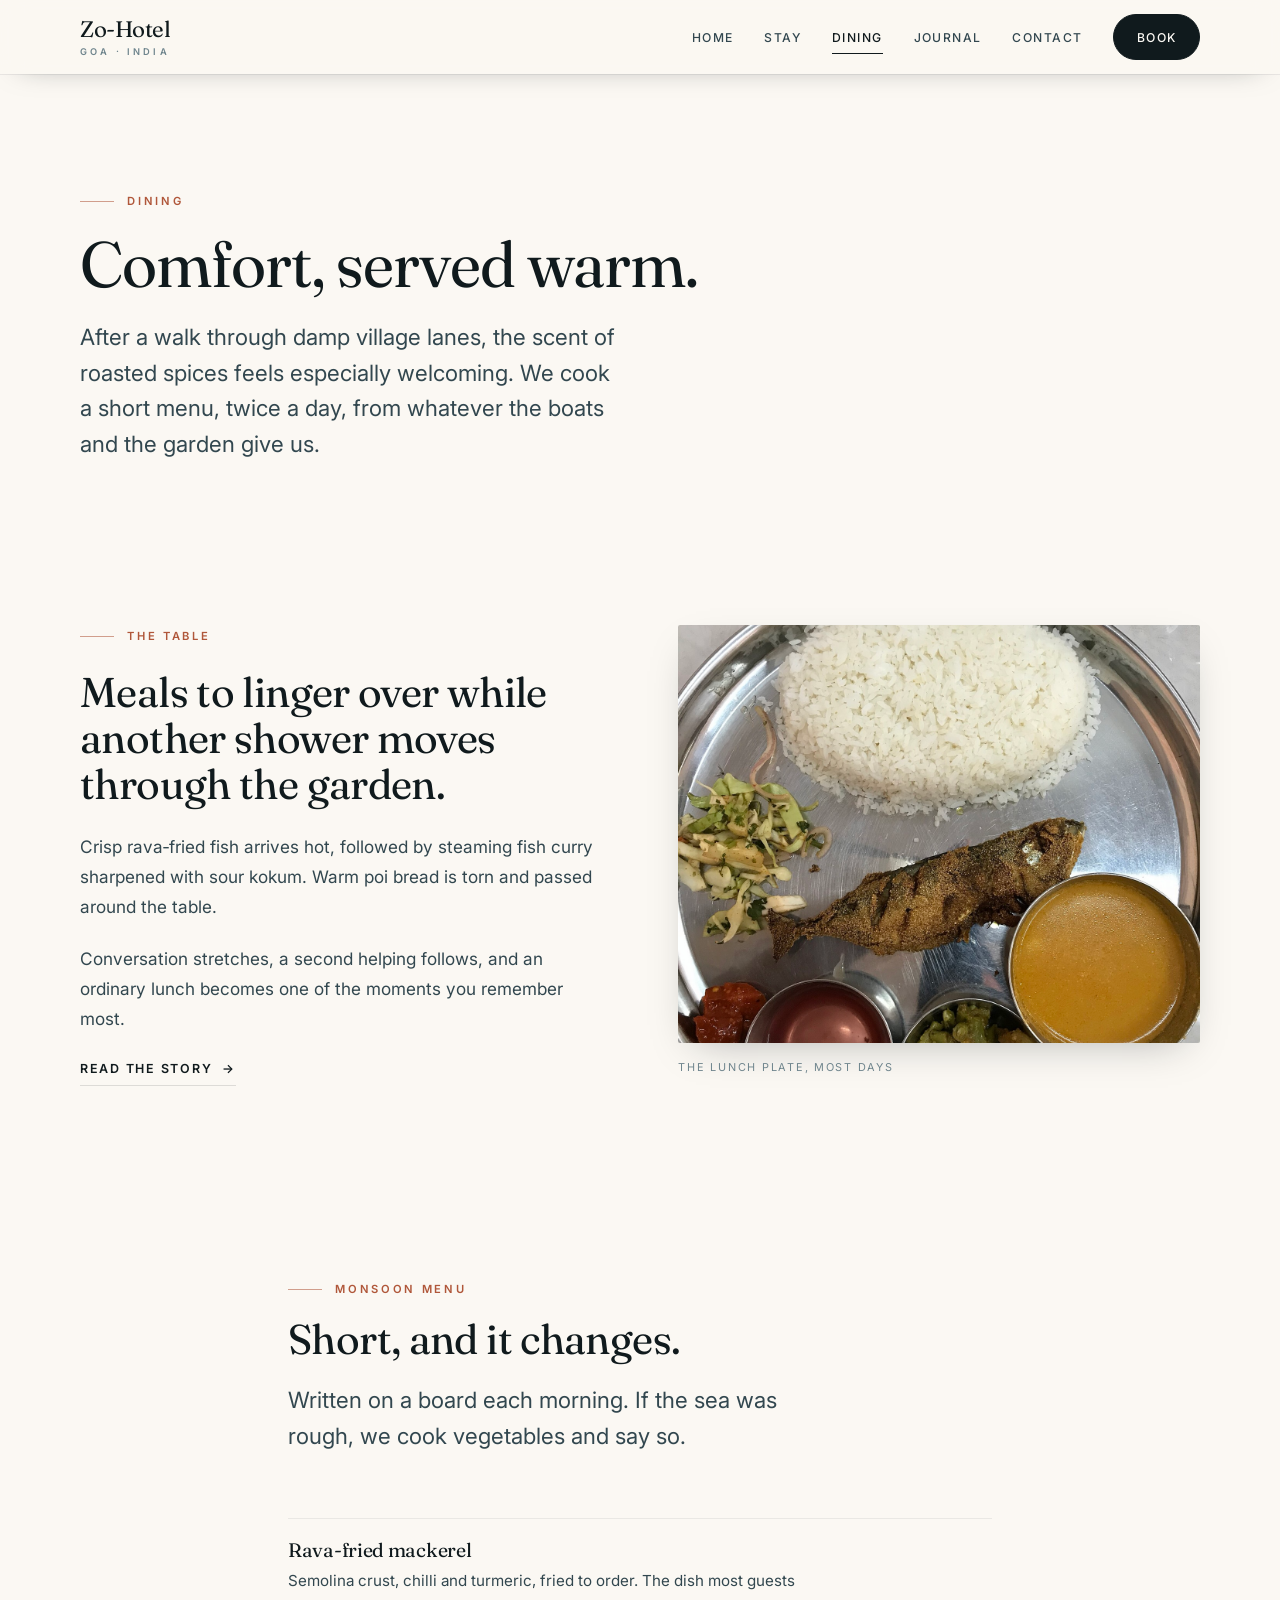
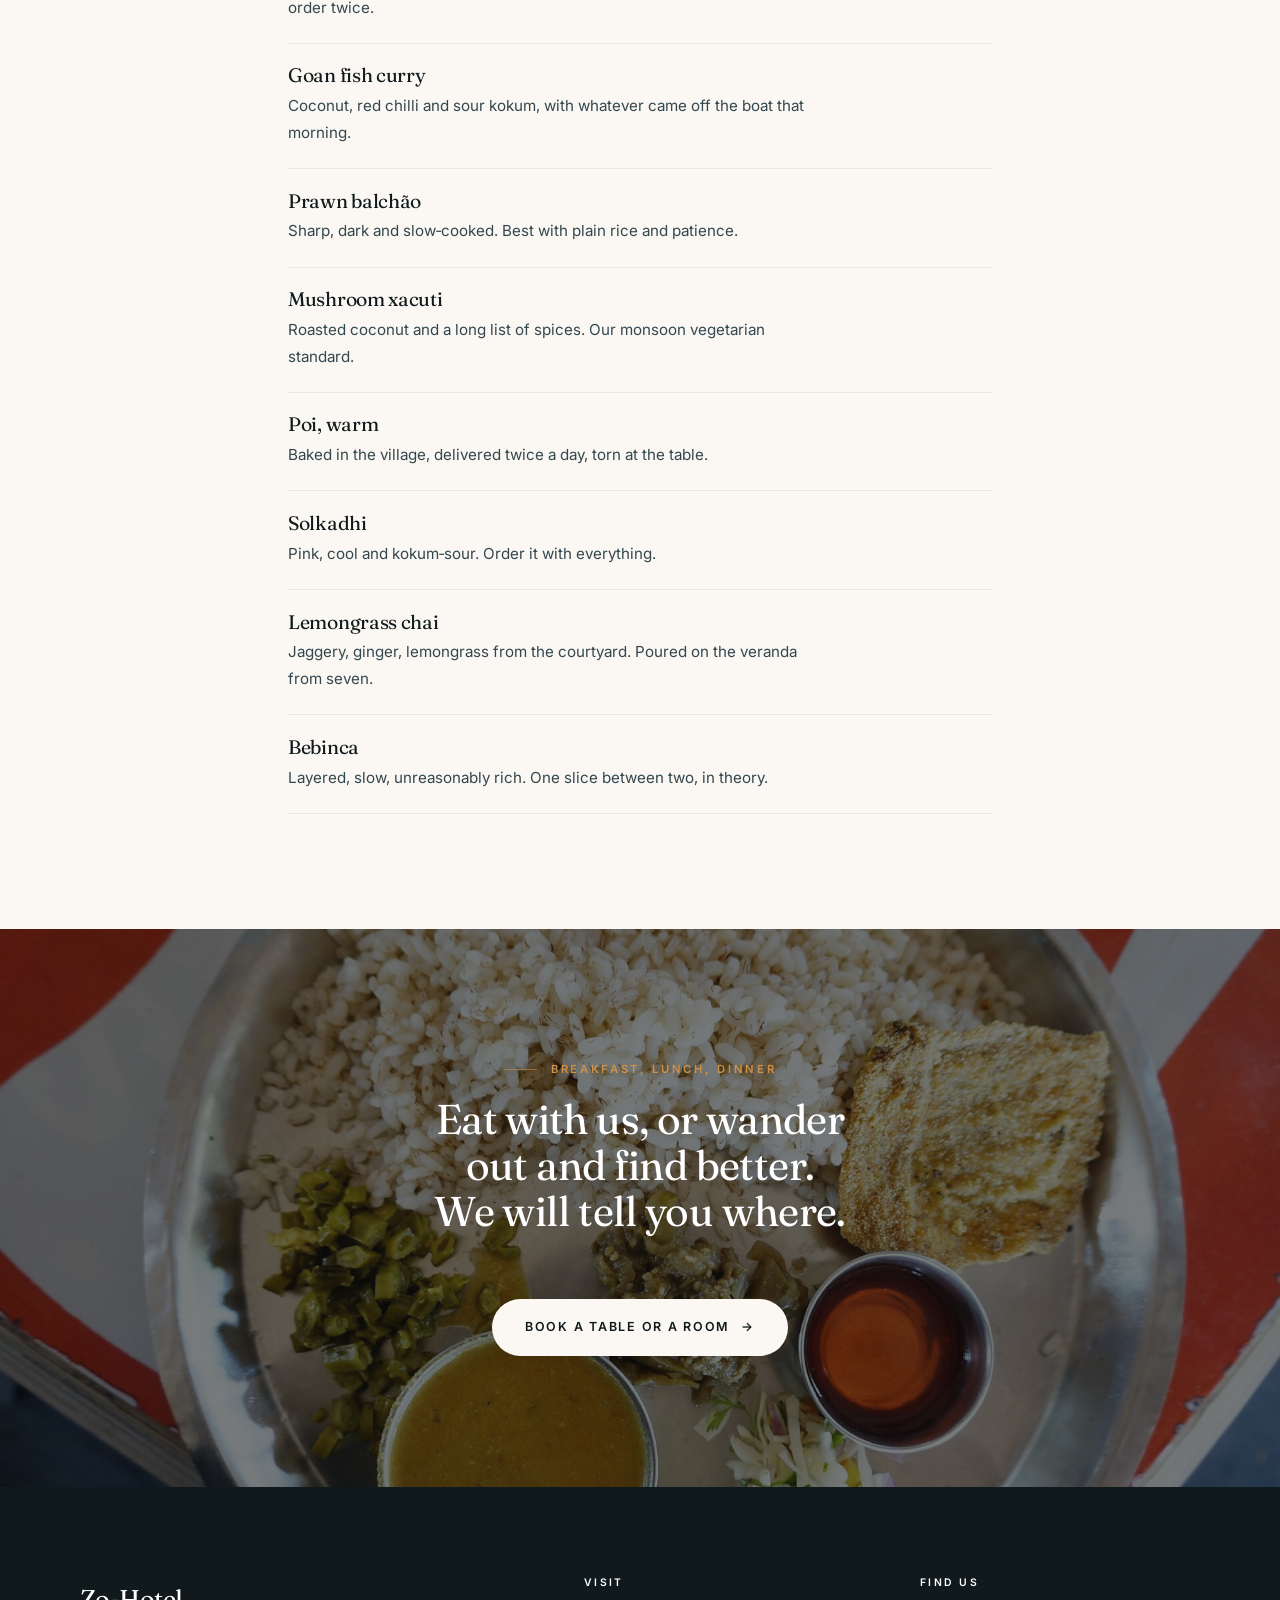
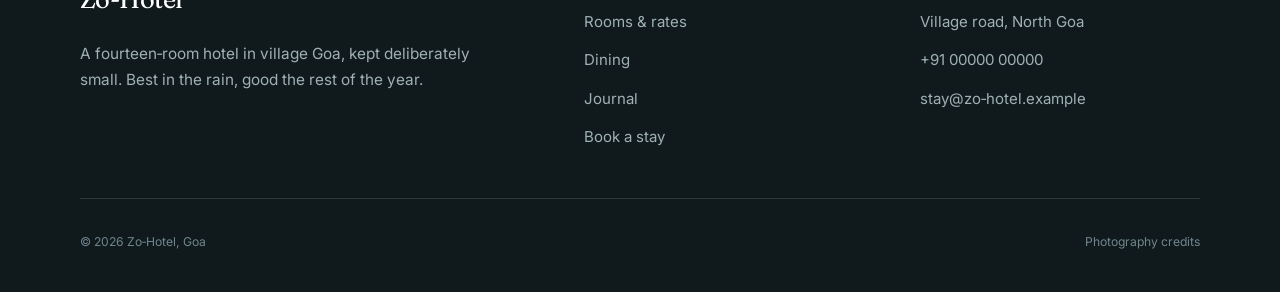
<file: dining.html>
<!DOCTYPE html>
<html lang="en">
<head>
<meta charset="utf-8">
<meta name="viewport" content="width=device-width, initial-scale=1">
<title>Dining — Zo-Hotel, Goa</title>
<meta name="description" content="A short, seasonal Goan menu that changes with the boats: rava-fried fish, kokum-sharp curry, warm poi and lemongrass chai.">
<link rel="preconnect" href="https://fonts.googleapis.com">
<link rel="preconnect" href="https://fonts.gstatic.com" crossorigin>
<link href="https://fonts.googleapis.com/css2?family=Fraunces:opsz,wght@9..144,300;9..144,400;9..144,500&family=Inter:wght@400;500;600&display=swap" rel="stylesheet">
<link rel="stylesheet" href="css/style.css">
<link rel="icon" href="favicon.svg" type="image/svg+xml">
<script>document.documentElement.classList.add('js');</script>
</head>
<body>
<a class="skip" href="#main">Skip to content</a>

<header class="header header--solid">
  <div class="wrap header__inner">
    <a class="brand" href="index.html">
      <span class="brand__name">Zo&#8209;Hotel</span>
      <span class="brand__place">Goa &middot; India</span>
    </a>
    <button class="nav-toggle" aria-expanded="false" aria-controls="nav" aria-label="Menu"><span></span></button>
    <nav class="nav" id="nav">
      <a href="index.html">Home</a>
      <a href="stay.html">Stay</a>
      <a href="dining.html" aria-current="page">Dining</a>
      <a href="journal.html">Journal</a>
      <a href="contact.html">Contact</a>
      <a class="nav__cta" href="contact.html#book">Book</a>
    </nav>
  </div>
</header>

<main id="main">

  <section class="page-head">
    <div class="wrap">
      <p class="eyebrow reveal">Dining</p>
      <h1 class="display-l reveal" data-d="1" style="max-width:16ch">Comfort, served warm.</h1>
      <p class="lede mt-s reveal" data-d="2">After a walk through damp village lanes, the scent of roasted spices feels especially welcoming. We cook a short menu, twice a day, from whatever the boats and the garden give us.</p>
    </div>
  </section>

  <section class="section--tight">
    <div class="wrap split split--media-right">
      <div class="split__media split__media--wide reveal">
        <img src="images/fish-thali.jpg" alt="A Goan thali of rava-fried mackerel, fish curry, rice, solkadhi and pickle" loading="lazy">
        <p class="figcap">The lunch plate, most days</p>
      </div>
      <div class="stack reveal" data-d="1">
        <p class="eyebrow">The table</p>
        <h2 class="display-m">Meals to linger over while another shower moves through the garden.</h2>
        <div class="prose">
          <p>Crisp rava&#8209;fried fish arrives hot, followed by steaming fish curry sharpened with sour kokum. Warm poi bread is torn and passed around the table.</p>
          <p>Conversation stretches, a second helping follows, and an ordinary lunch becomes one of the moments you remember most.</p>
        </div>
        <a class="link-more" href="the-smell-of-wet-earth.html#table">Read the story <span class="btn__arrow" aria-hidden="true">&rarr;</span></a>
      </div>
    </div>
  </section>

  <section class="section">
    <div class="wrap wrap-narrow">
      <div class="reveal">
        <p class="eyebrow">Monsoon menu</p>
        <h2 class="display-m">Short, and it changes.</h2>
        <p class="lede mt-s">Written on a board each morning. If the sea was rough, we cook vegetables and say so.</p>
      </div>
      <ul class="menu-list mt-l reveal" data-d="1">
        <li><h3>Rava&#8209;fried mackerel</h3><p>Semolina crust, chilli and turmeric, fried to order. The dish most guests order twice.</p></li>
        <li><h3>Goan fish curry</h3><p>Coconut, red chilli and sour kokum, with whatever came off the boat that morning.</p></li>
        <li><h3>Prawn balchão</h3><p>Sharp, dark and slow&#8209;cooked. Best with plain rice and patience.</p></li>
        <li><h3>Mushroom xacuti</h3><p>Roasted coconut and a long list of spices. Our monsoon vegetarian standard.</p></li>
        <li><h3>Poi, warm</h3><p>Baked in the village, delivered twice a day, torn at the table.</p></li>
        <li><h3>Solkadhi</h3><p>Pink, cool and kokum&#8209;sour. Order it with everything.</p></li>
        <li><h3>Lemongrass chai</h3><p>Jaggery, ginger, lemongrass from the courtyard. Poured on the veranda from seven.</p></li>
        <li><h3>Bebinca</h3><p>Layered, slow, unreasonably rich. One slice between two, in theory.</p></li>
      </ul>
    </div>
  </section>

  <section class="banner">
    <div class="banner__media"><img src="images/fish-curry-rice.jpg" alt="Goan fish, curry and rice on a steel plate" loading="lazy"></div>
    <div class="wrap">
      <p class="eyebrow is-centered on-dark reveal">Breakfast, lunch, dinner</p>
      <h2 class="display-m reveal" data-d="1" style="max-width:22ch;margin-inline:auto">Eat with us, or wander out and find better. We will tell you where.</h2>
      <div class="mt-l reveal" data-d="2"><a class="btn btn--light" href="contact.html#book">Book a table or a room <span class="btn__arrow" aria-hidden="true">&rarr;</span></a></div>
    </div>
  </section>
</main>

<footer class="footer">
  <div class="wrap">
    <div class="footer__grid">
      <div class="footer__brand">
        <span class="brand__name">Zo&#8209;Hotel</span>
        <p>A fourteen&#8209;room hotel in village Goa, kept deliberately small. Best in the rain, good the rest of the year.</p>
      </div>
      <div>
        <h4>Visit</h4>
        <ul>
          <li><a href="stay.html">Rooms &amp; rates</a></li>
          <li><a href="dining.html">Dining</a></li>
          <li><a href="journal.html">Journal</a></li>
          <li><a href="contact.html#book">Book a stay</a></li>
        </ul>
      </div>
      <div>
        <h4>Find us</h4>
        <ul>
          <li>Village road, North Goa</li>
          <li><a href="tel:+910000000000">+91 00000 00000</a></li>
          <li><a href="mailto:stay@zo-hotel.example">stay@zo&#8209;hotel.example</a></li>
        </ul>
      </div>
    </div>
    <div class="footer__bottom">
      <span>&copy; 2026 Zo&#8209;Hotel, Goa</span>
      <span><a href="credits.html">Photography credits</a></span>
    </div>
  </div>
</footer>

<script src="js/main.js"></script>
</body>
</html>
</file>
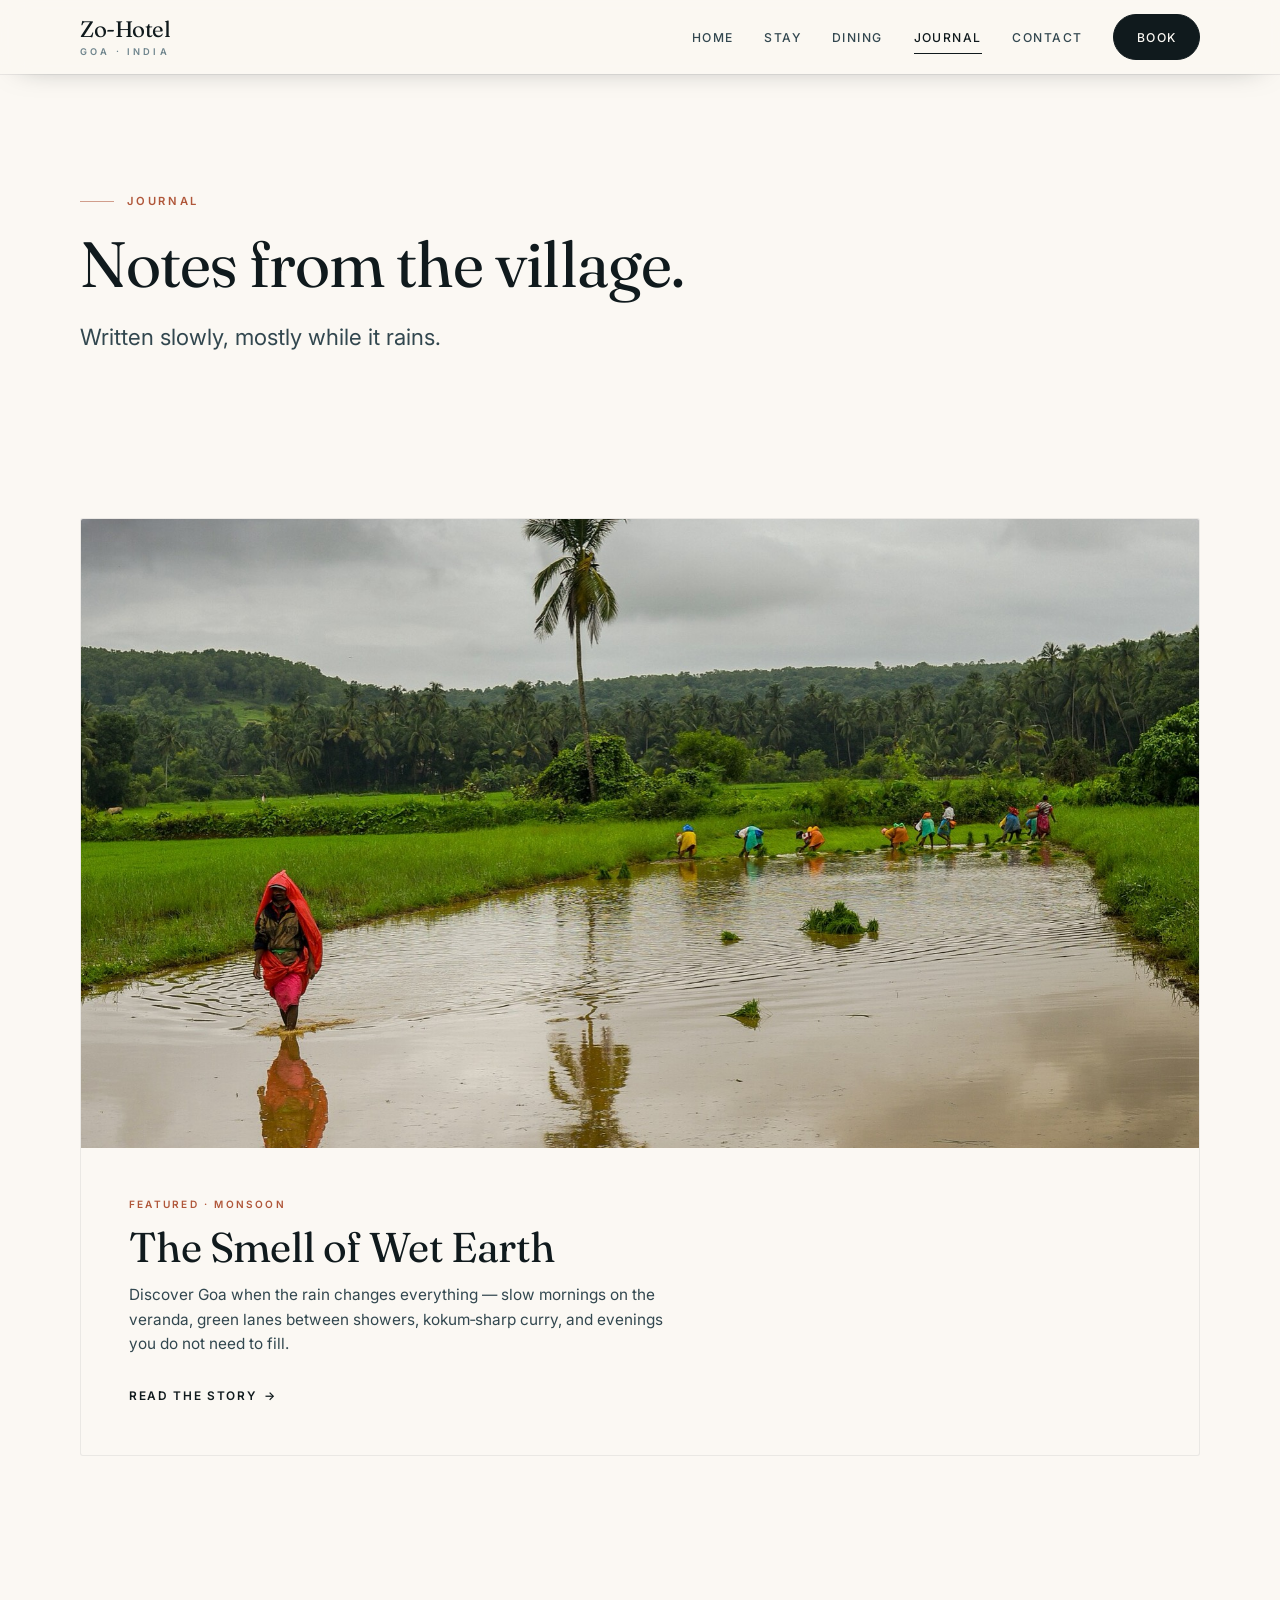
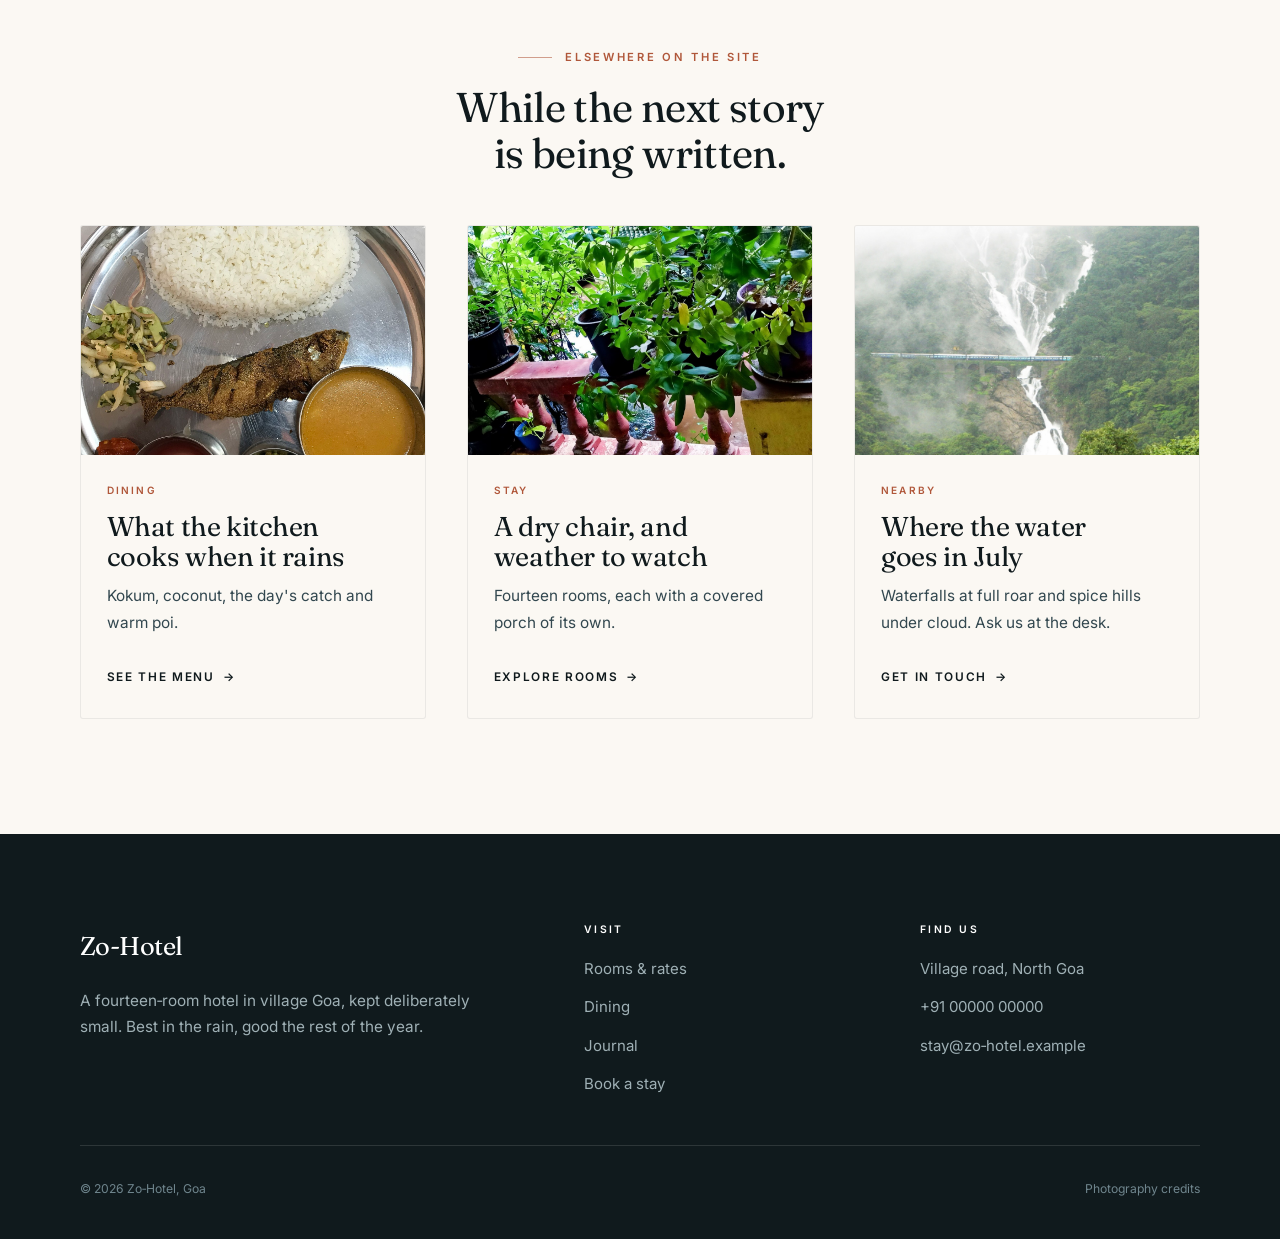
<file: journal.html>
<!DOCTYPE html>
<html lang="en">
<head>
<meta charset="utf-8">
<meta name="viewport" content="width=device-width, initial-scale=1">
<title>Journal — Zo-Hotel, Goa</title>
<meta name="description" content="Stories from a small hotel in village Goa: the monsoon, the food, the lanes and the long afternoons.">
<link rel="preconnect" href="https://fonts.googleapis.com">
<link rel="preconnect" href="https://fonts.gstatic.com" crossorigin>
<link href="https://fonts.googleapis.com/css2?family=Fraunces:opsz,wght@9..144,300;9..144,400;9..144,500&family=Inter:wght@400;500;600&display=swap" rel="stylesheet">
<link rel="stylesheet" href="css/style.css">
<link rel="icon" href="favicon.svg" type="image/svg+xml">
<script>document.documentElement.classList.add('js');</script>
</head>
<body>
<a class="skip" href="#main">Skip to content</a>

<header class="header header--solid">
  <div class="wrap header__inner">
    <a class="brand" href="index.html">
      <span class="brand__name">Zo&#8209;Hotel</span>
      <span class="brand__place">Goa &middot; India</span>
    </a>
    <button class="nav-toggle" aria-expanded="false" aria-controls="nav" aria-label="Menu"><span></span></button>
    <nav class="nav" id="nav">
      <a href="index.html">Home</a>
      <a href="stay.html">Stay</a>
      <a href="dining.html">Dining</a>
      <a href="journal.html" aria-current="page">Journal</a>
      <a href="contact.html">Contact</a>
      <a class="nav__cta" href="contact.html#book">Book</a>
    </nav>
  </div>
</header>

<main id="main">

  <section class="page-head">
    <div class="wrap">
      <p class="eyebrow reveal">Journal</p>
      <h1 class="display-l reveal" data-d="1" style="max-width:16ch">Notes from the village.</h1>
      <p class="lede mt-s reveal" data-d="2">Written slowly, mostly while it rains.</p>
    </div>
  </section>

  <section class="section--tight">
    <div class="wrap">
      <a class="card reveal" href="the-smell-of-wet-earth.html" style="display:grid;gap:0;grid-template-columns:1fr">
        <div class="card__media" style="aspect-ratio:16/9"><img src="images/july-clouds.jpg" alt="A monsoon sky over a flooded paddy field in Goa" loading="lazy"></div>
        <div class="card__body" style="padding:clamp(1.8rem,4vw,3rem)">
          <span class="card__kicker">Featured &middot; Monsoon</span>
          <h2 class="display-m">The Smell of Wet Earth</h2>
          <p class="lede">Discover Goa when the rain changes everything &mdash; slow mornings on the veranda, green lanes between showers, kokum&#8209;sharp curry, and evenings you do not need to fill.</p>
          <span class="card__foot">Read the story <span class="btn__arrow" aria-hidden="true">&rarr;</span></span>
        </div>
      </a>
    </div>
  </section>

  <section class="section">
    <div class="wrap">
      <div class="center reveal" style="max-width:40rem;margin-inline:auto;margin-bottom:clamp(2rem,4vw,3rem)">
        <p class="eyebrow is-centered">Elsewhere on the site</p>
        <h2 class="display-m">While the next story is being written.</h2>
      </div>
      <div class="grid-3">
        <a class="card reveal" href="dining.html">
          <div class="card__media"><img src="images/fish-thali.jpg" alt="A Goan thali of fried fish, curry and rice" loading="lazy"></div>
          <div class="card__body">
            <span class="card__kicker">Dining</span>
            <h3 class="display-s">What the kitchen cooks when it rains</h3>
            <p>Kokum, coconut, the day's catch and warm poi.</p>
            <span class="card__foot">See the menu <span class="btn__arrow" aria-hidden="true">&rarr;</span></span>
          </div>
        </a>
        <a class="card reveal" data-d="1" href="stay.html">
          <div class="card__media"><img src="images/verandah-garden.jpg" alt="A wet veranda garden after rain" loading="lazy"></div>
          <div class="card__body">
            <span class="card__kicker">Stay</span>
            <h3 class="display-s">A dry chair, and weather to watch</h3>
            <p>Fourteen rooms, each with a covered porch of its own.</p>
            <span class="card__foot">Explore rooms <span class="btn__arrow" aria-hidden="true">&rarr;</span></span>
          </div>
        </a>
        <a class="card reveal" data-d="2" href="contact.html">
          <div class="card__media"><img src="images/dudhsagar.jpg" alt="Dudhsagar falls in full monsoon flow" loading="lazy"></div>
          <div class="card__body">
            <span class="card__kicker">Nearby</span>
            <h3 class="display-s">Where the water goes in July</h3>
            <p>Waterfalls at full roar and spice hills under cloud. Ask us at the desk.</p>
            <span class="card__foot">Get in touch <span class="btn__arrow" aria-hidden="true">&rarr;</span></span>
          </div>
        </a>
      </div>
    </div>
  </section>
</main>

<footer class="footer">
  <div class="wrap">
    <div class="footer__grid">
      <div class="footer__brand">
        <span class="brand__name">Zo&#8209;Hotel</span>
        <p>A fourteen&#8209;room hotel in village Goa, kept deliberately small. Best in the rain, good the rest of the year.</p>
      </div>
      <div>
        <h4>Visit</h4>
        <ul>
          <li><a href="stay.html">Rooms &amp; rates</a></li>
          <li><a href="dining.html">Dining</a></li>
          <li><a href="journal.html">Journal</a></li>
          <li><a href="contact.html#book">Book a stay</a></li>
        </ul>
      </div>
      <div>
        <h4>Find us</h4>
        <ul>
          <li>Village road, North Goa</li>
          <li><a href="tel:+910000000000">+91 00000 00000</a></li>
          <li><a href="mailto:stay@zo-hotel.example">stay@zo&#8209;hotel.example</a></li>
        </ul>
      </div>
    </div>
    <div class="footer__bottom">
      <span>&copy; 2026 Zo&#8209;Hotel, Goa</span>
      <span><a href="credits.html">Photography credits</a></span>
    </div>
  </div>
</footer>

<script src="js/main.js"></script>
</body>
</html>
</file>
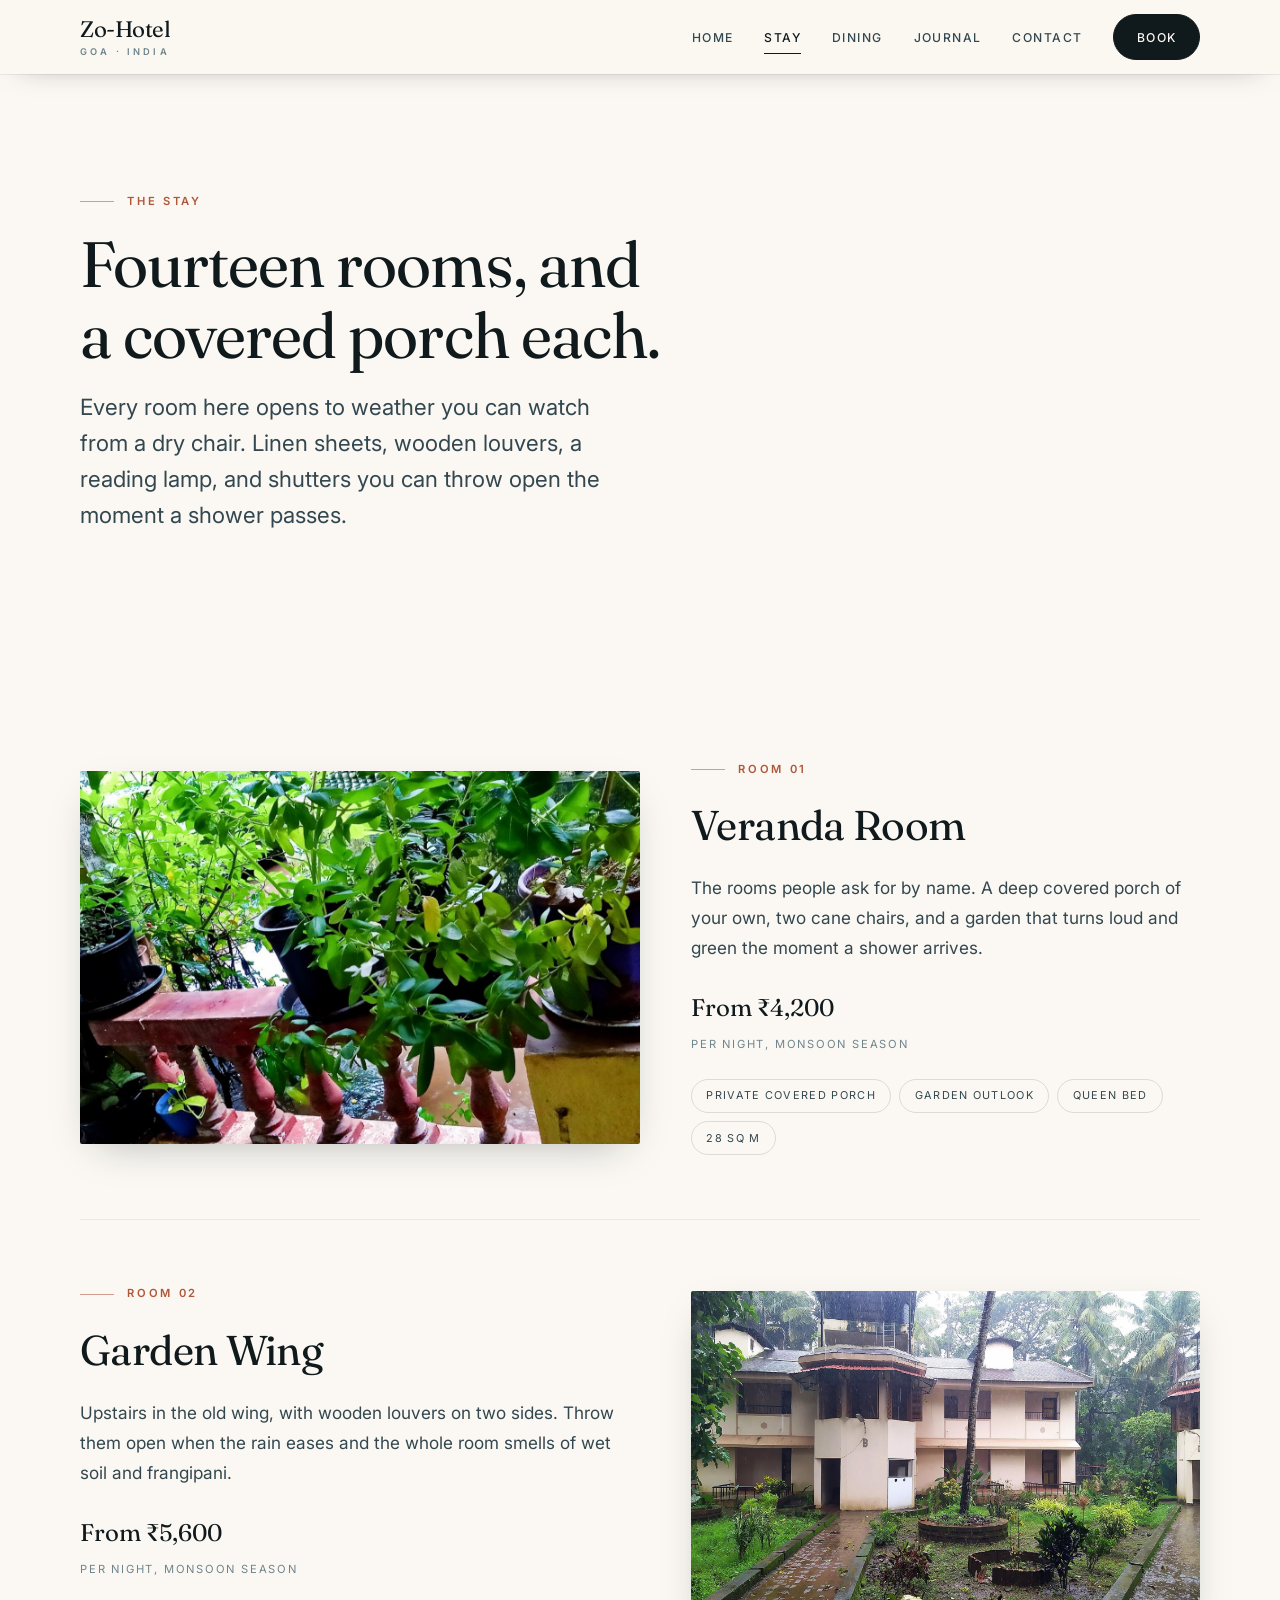
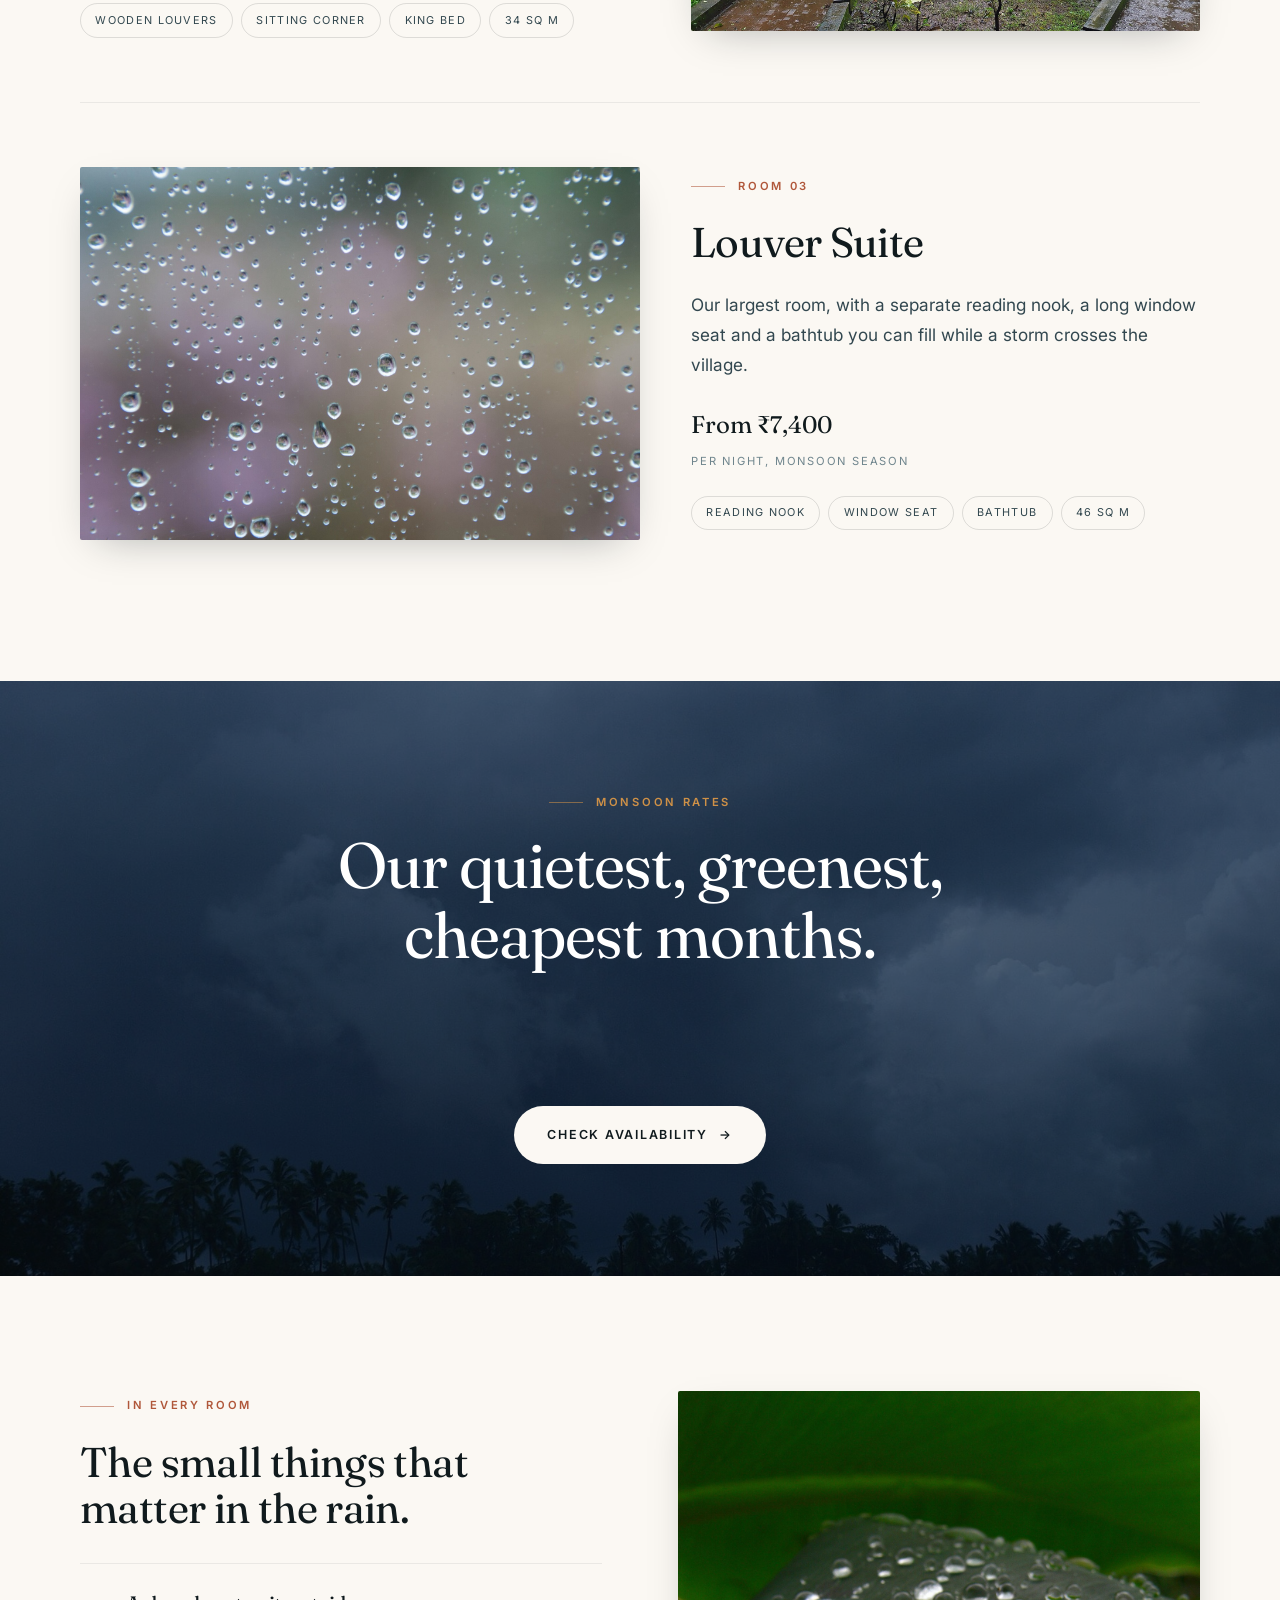
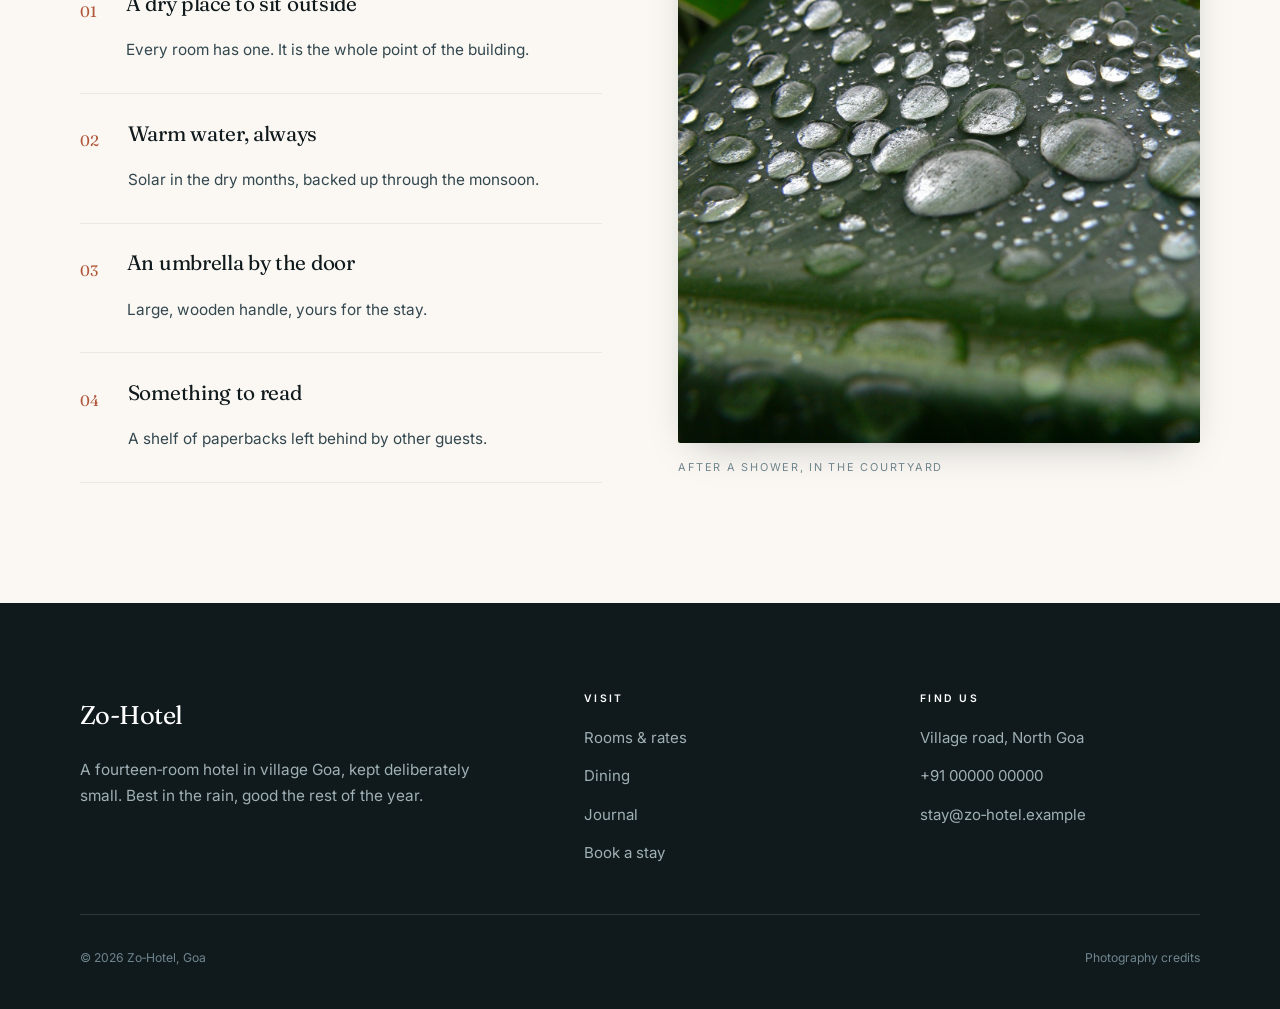
<file: stay.html>
<!DOCTYPE html>
<html lang="en">
<head>
<meta charset="utf-8">
<meta name="viewport" content="width=device-width, initial-scale=1">
<title>Stay — Zo-Hotel, Goa</title>
<meta name="description" content="Fourteen rooms in village Goa, each with a covered porch, wooden louvers and weather you can watch from a dry chair.">
<link rel="preconnect" href="https://fonts.googleapis.com">
<link rel="preconnect" href="https://fonts.gstatic.com" crossorigin>
<link href="https://fonts.googleapis.com/css2?family=Fraunces:opsz,wght@9..144,300;9..144,400;9..144,500&family=Inter:wght@400;500;600&display=swap" rel="stylesheet">
<link rel="stylesheet" href="css/style.css">
<link rel="icon" href="favicon.svg" type="image/svg+xml">
<script>document.documentElement.classList.add('js');</script>
</head>
<body>
<a class="skip" href="#main">Skip to content</a>

<header class="header header--solid">
  <div class="wrap header__inner">
    <a class="brand" href="index.html">
      <span class="brand__name">Zo&#8209;Hotel</span>
      <span class="brand__place">Goa &middot; India</span>
    </a>
    <button class="nav-toggle" aria-expanded="false" aria-controls="nav" aria-label="Menu"><span></span></button>
    <nav class="nav" id="nav">
      <a href="index.html">Home</a>
      <a href="stay.html" aria-current="page">Stay</a>
      <a href="dining.html">Dining</a>
      <a href="journal.html">Journal</a>
      <a href="contact.html">Contact</a>
      <a class="nav__cta" href="contact.html#book">Book</a>
    </nav>
  </div>
</header>

<main id="main">

  <section class="page-head">
    <div class="wrap">
      <p class="eyebrow reveal">The stay</p>
      <h1 class="display-l reveal" data-d="1" style="max-width:18ch">Fourteen rooms, and a covered porch each.</h1>
      <p class="lede mt-s reveal" data-d="2">Every room here opens to weather you can watch from a dry chair. Linen sheets, wooden louvers, a reading lamp, and shutters you can throw open the moment a shower passes.</p>
    </div>
  </section>

  <section class="section--tight">
    <div class="wrap">
      <article class="room">
        <div class="room__media reveal"><img src="images/verandah-garden.jpg" alt="Plants dripping on a terracotta veranda balustrade after rain" loading="lazy"></div>
        <div class="stack reveal" data-d="1">
          <p class="eyebrow">Room 01</p>
          <h2 class="display-m">Veranda Room</h2>
          <div class="prose"><p>The rooms people ask for by name. A deep covered porch of your own, two cane chairs, and a garden that turns loud and green the moment a shower arrives.</p></div>
          <p class="room__price">From &#8377;4,200<small>per night, monsoon season</small></p>
          <ul class="tags"><li>Private covered porch</li><li>Garden outlook</li><li>Queen bed</li><li>28 sq m</li></ul>
        </div>
      </article>
      <article class="room">
        <div class="room__media reveal"><img src="images/heritage-house.jpg" alt="The garden wing seen through falling rain" loading="lazy"></div>
        <div class="stack reveal" data-d="1">
          <p class="eyebrow">Room 02</p>
          <h2 class="display-m">Garden Wing</h2>
          <div class="prose"><p>Upstairs in the old wing, with wooden louvers on two sides. Throw them open when the rain eases and the whole room smells of wet soil and frangipani.</p></div>
          <p class="room__price">From &#8377;5,600<small>per night, monsoon season</small></p>
          <ul class="tags"><li>Wooden louvers</li><li>Sitting corner</li><li>King bed</li><li>34 sq m</li></ul>
        </div>
      </article>
      <article class="room">
        <div class="room__media reveal"><img src="images/rain-window.jpg" alt="Raindrops on a window pane with a soft green garden beyond" loading="lazy"></div>
        <div class="stack reveal" data-d="1">
          <p class="eyebrow">Room 03</p>
          <h2 class="display-m">Louver Suite</h2>
          <div class="prose"><p>Our largest room, with a separate reading nook, a long window seat and a bathtub you can fill while a storm crosses the village.</p></div>
          <p class="room__price">From &#8377;7,400<small>per night, monsoon season</small></p>
          <ul class="tags"><li>Reading nook</li><li>Window seat</li><li>Bathtub</li><li>46 sq m</li></ul>
        </div>
      </article>
    </div>
  </section>

  <section class="banner">
    <div class="banner__media"><img src="images/rain-clouds-june.jpg" alt="Monsoon clouds gathering over palms in Goa" loading="lazy"></div>
    <div class="wrap">
      <p class="eyebrow is-centered on-dark reveal">Monsoon rates</p>
      <h2 class="display-l reveal" data-d="1" style="max-width:18ch;margin-inline:auto">Our quietest, greenest, cheapest months.</h2>
      <p class="lede reveal" data-d="2" style="margin:1.6rem auto 2.4rem;color:rgba(255,255,255,.84)">June through September, with breakfast, an umbrella at the door and no minimum stay.</p>
      <a class="btn btn--light reveal" data-d="3" href="contact.html#book">Check availability <span class="btn__arrow" aria-hidden="true">&rarr;</span></a>
    </div>
  </section>

  <section class="section">
    <div class="wrap">
      <div class="split">
        <div class="stack reveal">
          <p class="eyebrow">In every room</p>
          <h2 class="display-m">The small things that matter in the rain.</h2>
          <ul class="moments mt-m">
            <li><h3>A dry place to sit outside</h3><p>Every room has one. It is the whole point of the building.</p></li>
            <li><h3>Warm water, always</h3><p>Solar in the dry months, backed up through the monsoon.</p></li>
            <li><h3>An umbrella by the door</h3><p>Large, wooden handle, yours for the stay.</p></li>
            <li><h3>Something to read</h3><p>A shelf of paperbacks left behind by other guests.</p></li>
          </ul>
        </div>
        <div class="split__media reveal" data-d="1">
          <img src="images/banana-leaf-rain.jpg" alt="Rainwater beaded across a broad green leaf" loading="lazy">
          <p class="figcap">After a shower, in the courtyard</p>
        </div>
      </div>
    </div>
  </section>
</main>

<footer class="footer">
  <div class="wrap">
    <div class="footer__grid">
      <div class="footer__brand">
        <span class="brand__name">Zo&#8209;Hotel</span>
        <p>A fourteen&#8209;room hotel in village Goa, kept deliberately small. Best in the rain, good the rest of the year.</p>
      </div>
      <div>
        <h4>Visit</h4>
        <ul>
          <li><a href="stay.html">Rooms &amp; rates</a></li>
          <li><a href="dining.html">Dining</a></li>
          <li><a href="journal.html">Journal</a></li>
          <li><a href="contact.html#book">Book a stay</a></li>
        </ul>
      </div>
      <div>
        <h4>Find us</h4>
        <ul>
          <li>Village road, North Goa</li>
          <li><a href="tel:+910000000000">+91 00000 00000</a></li>
          <li><a href="mailto:stay@zo-hotel.example">stay@zo&#8209;hotel.example</a></li>
        </ul>
      </div>
    </div>
    <div class="footer__bottom">
      <span>&copy; 2026 Zo&#8209;Hotel, Goa</span>
      <span><a href="credits.html">Photography credits</a></span>
    </div>
  </div>
</footer>

<script src="js/main.js"></script>
</body>
</html>
</file>
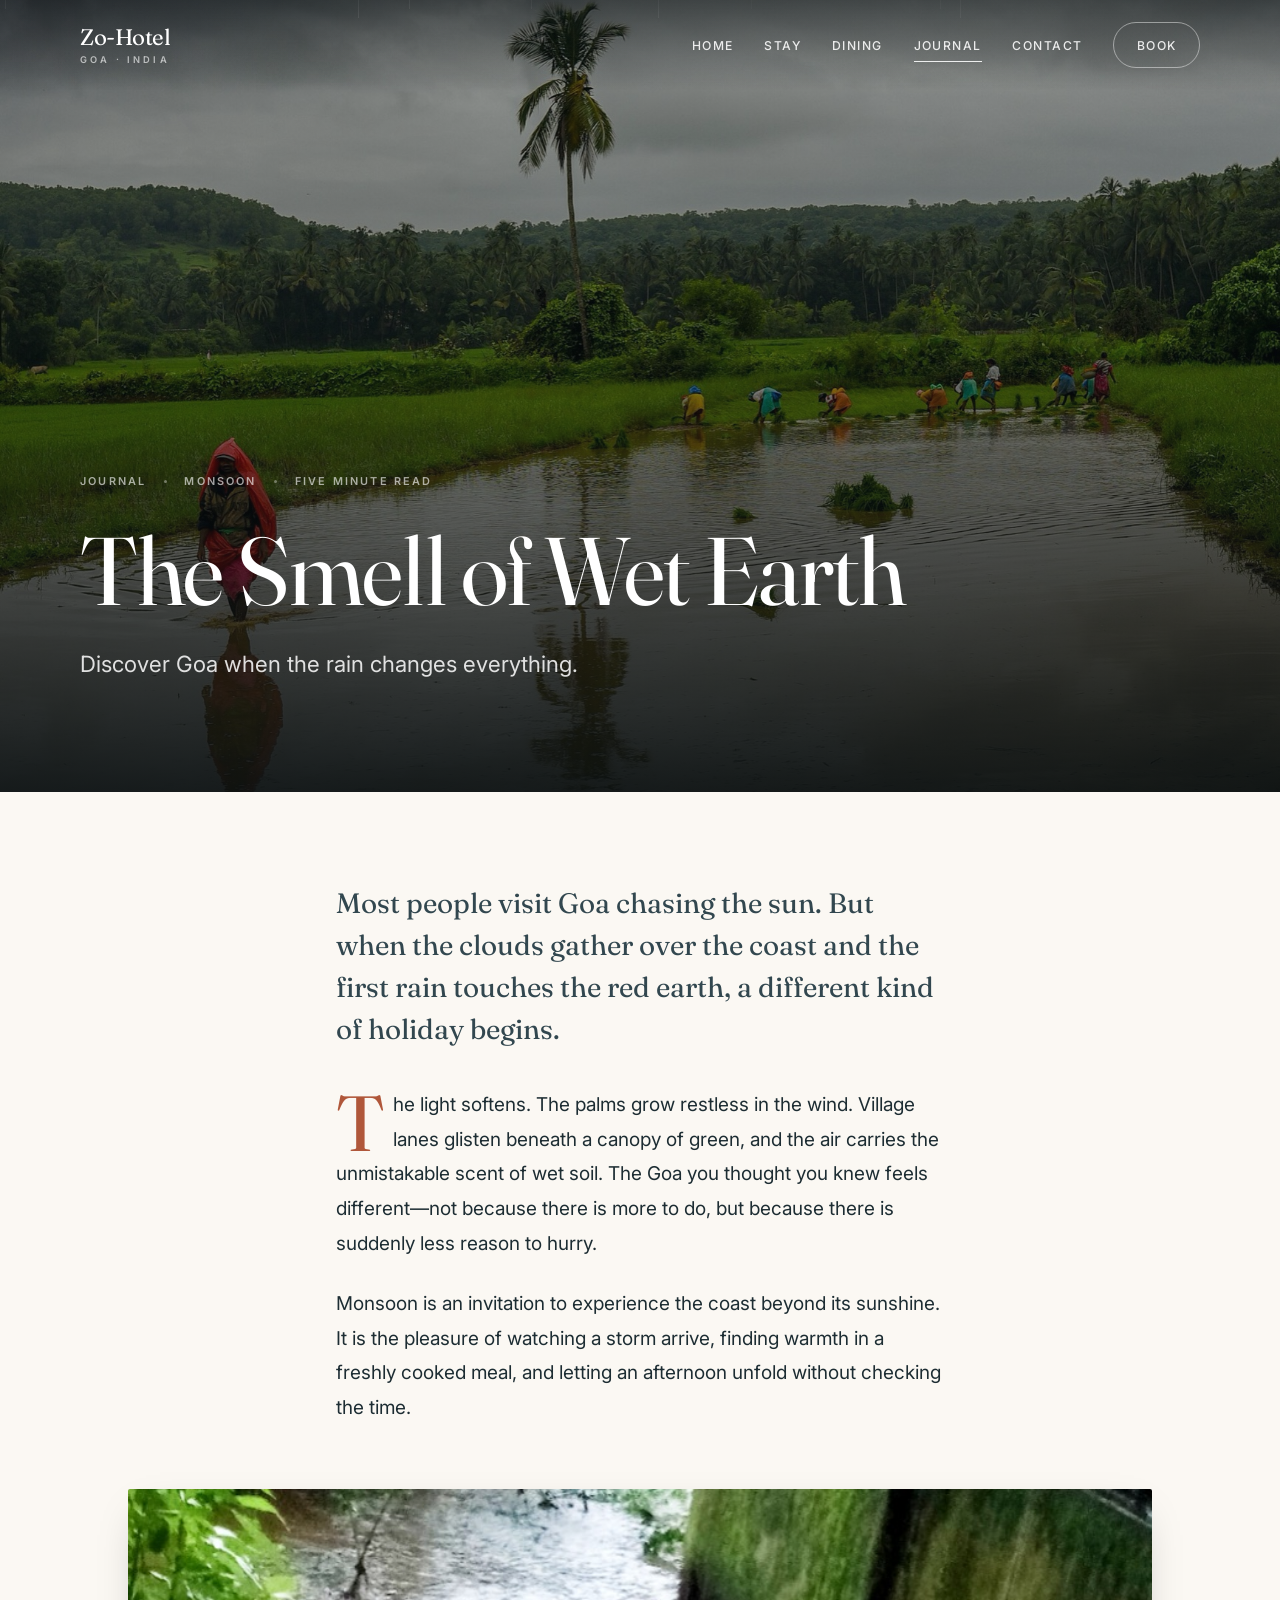
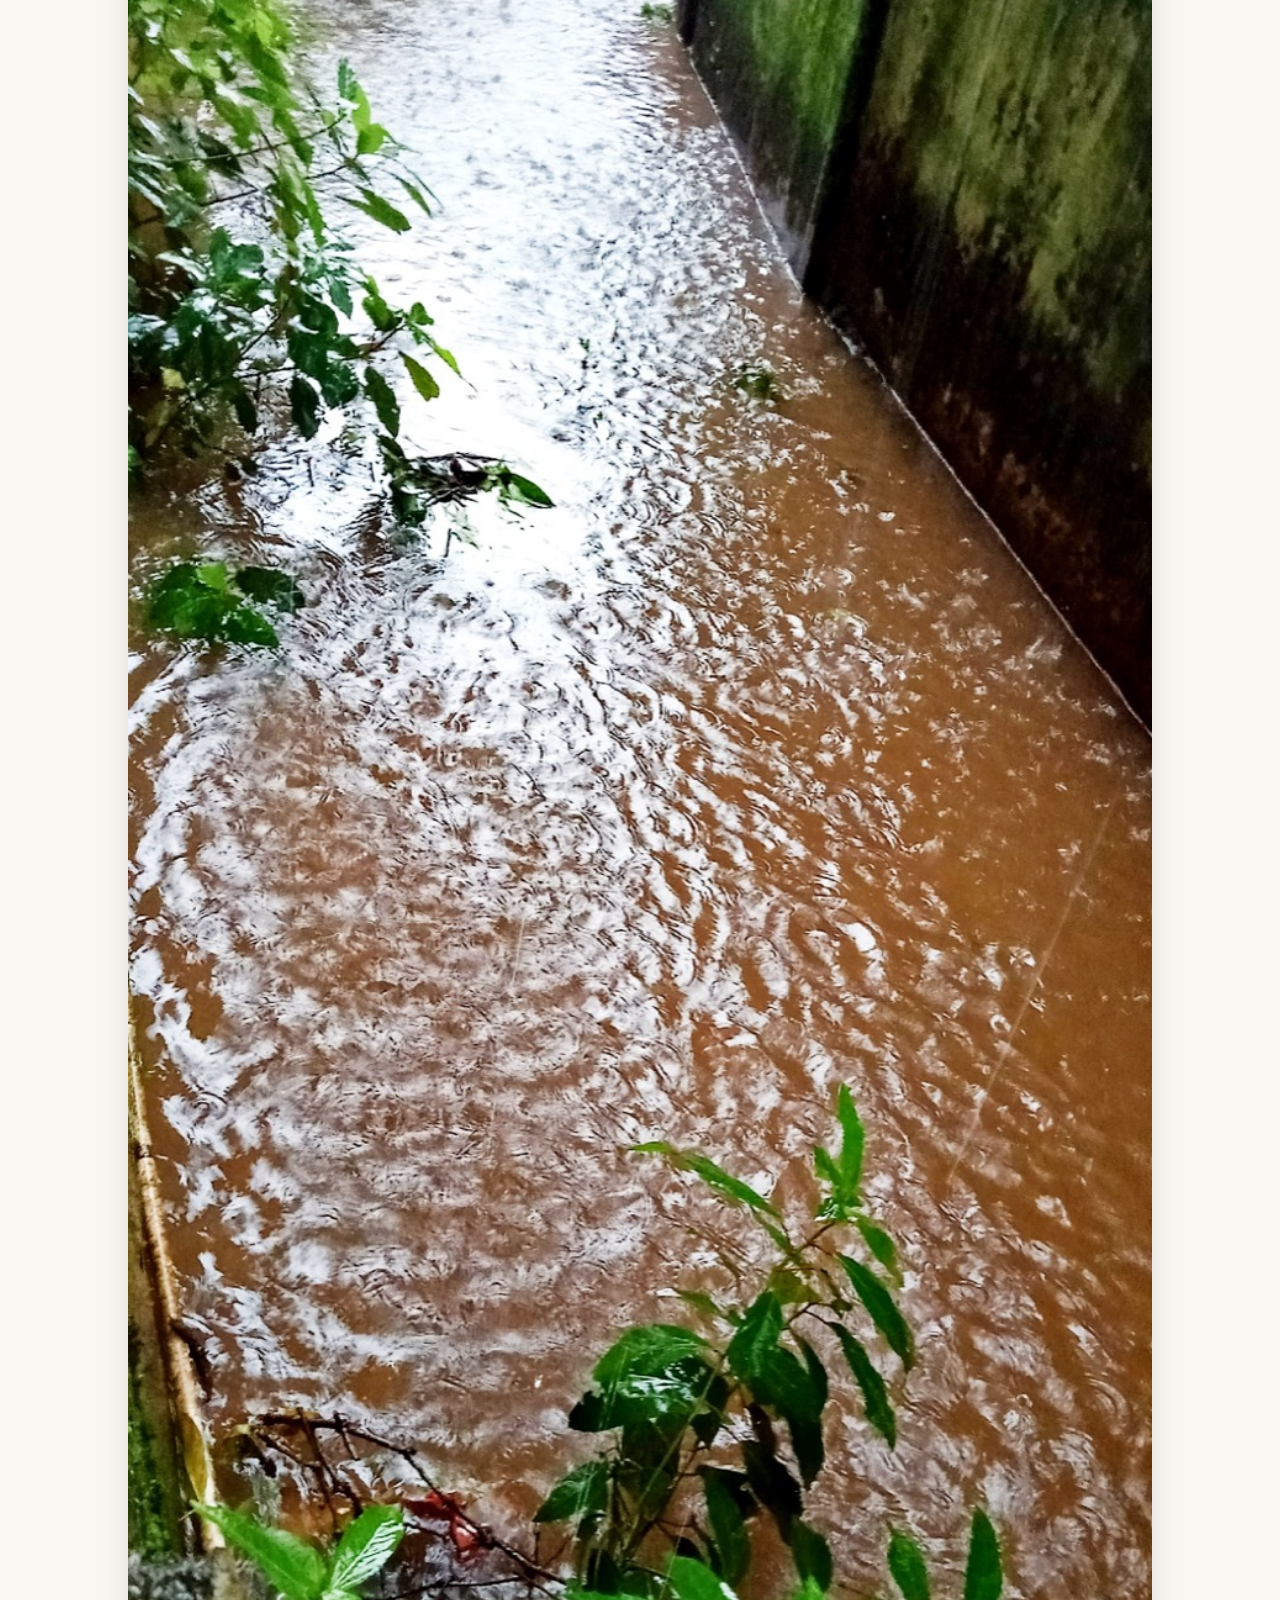
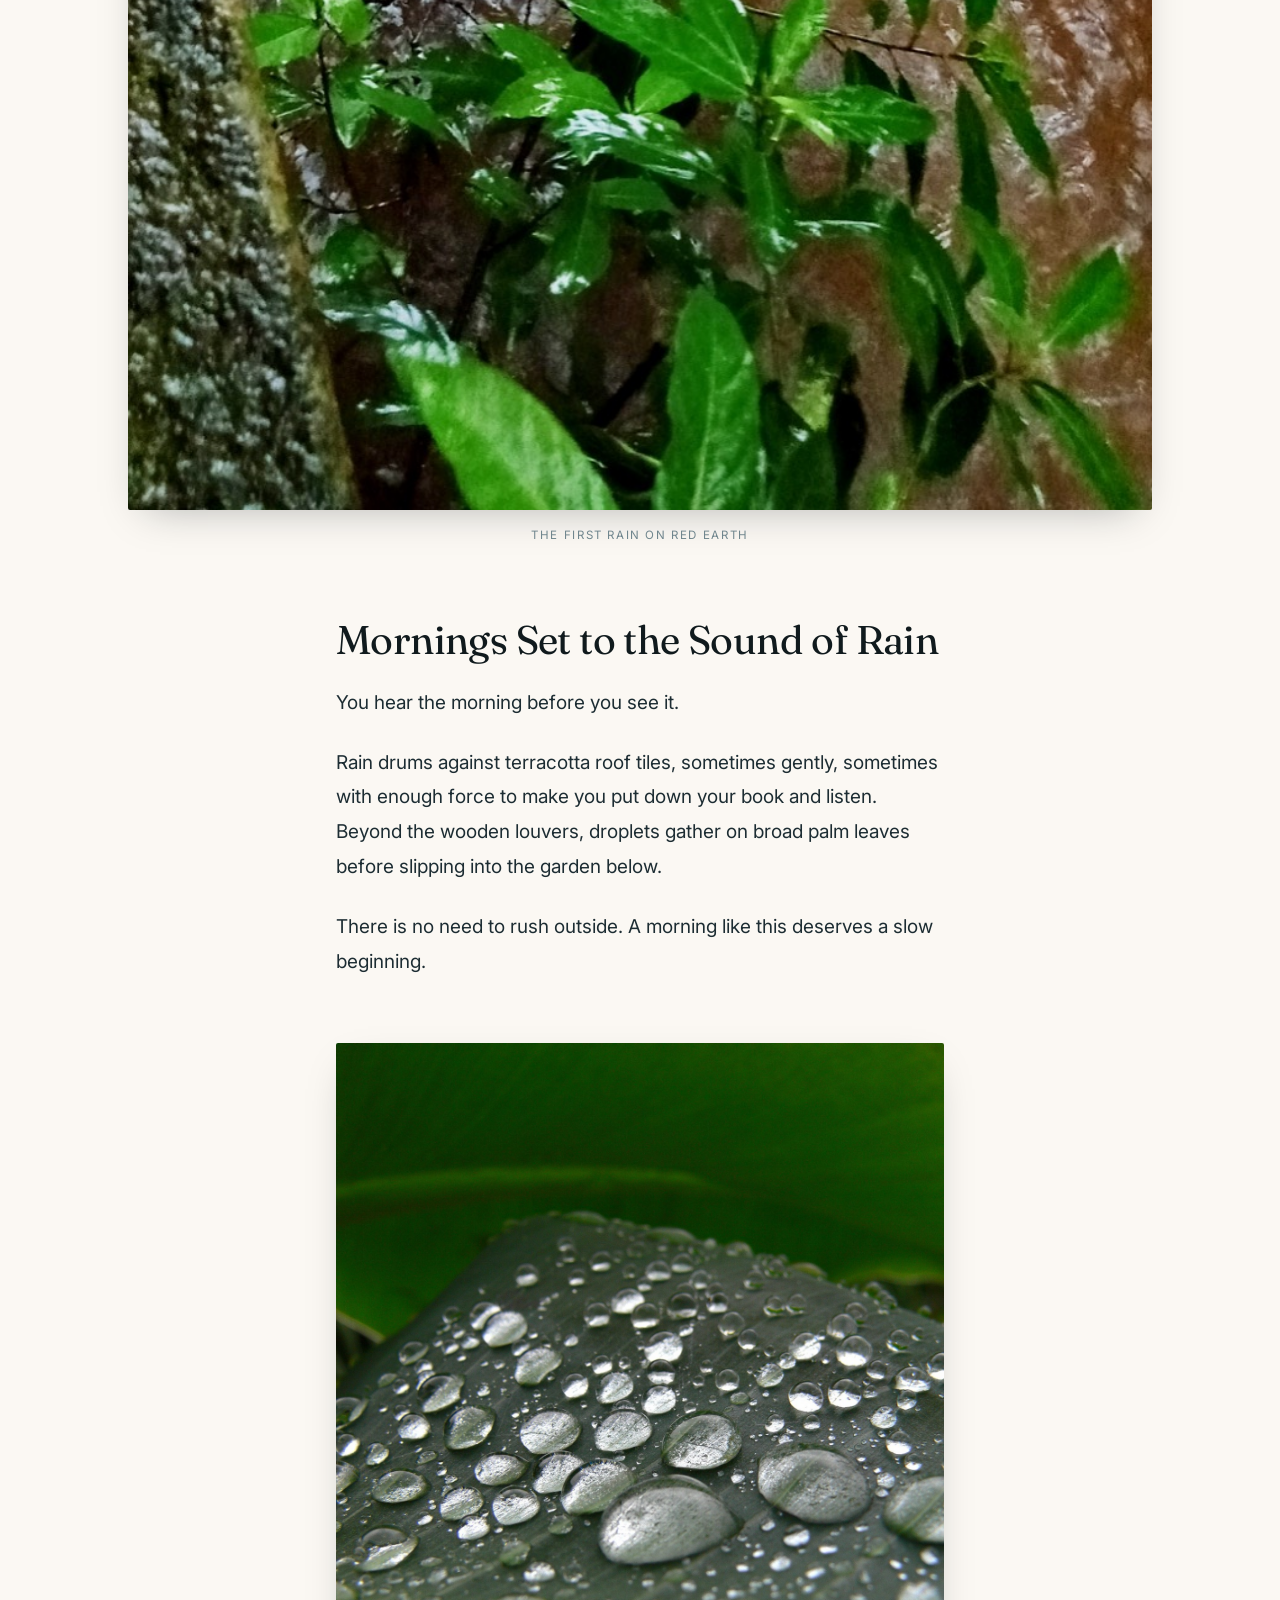
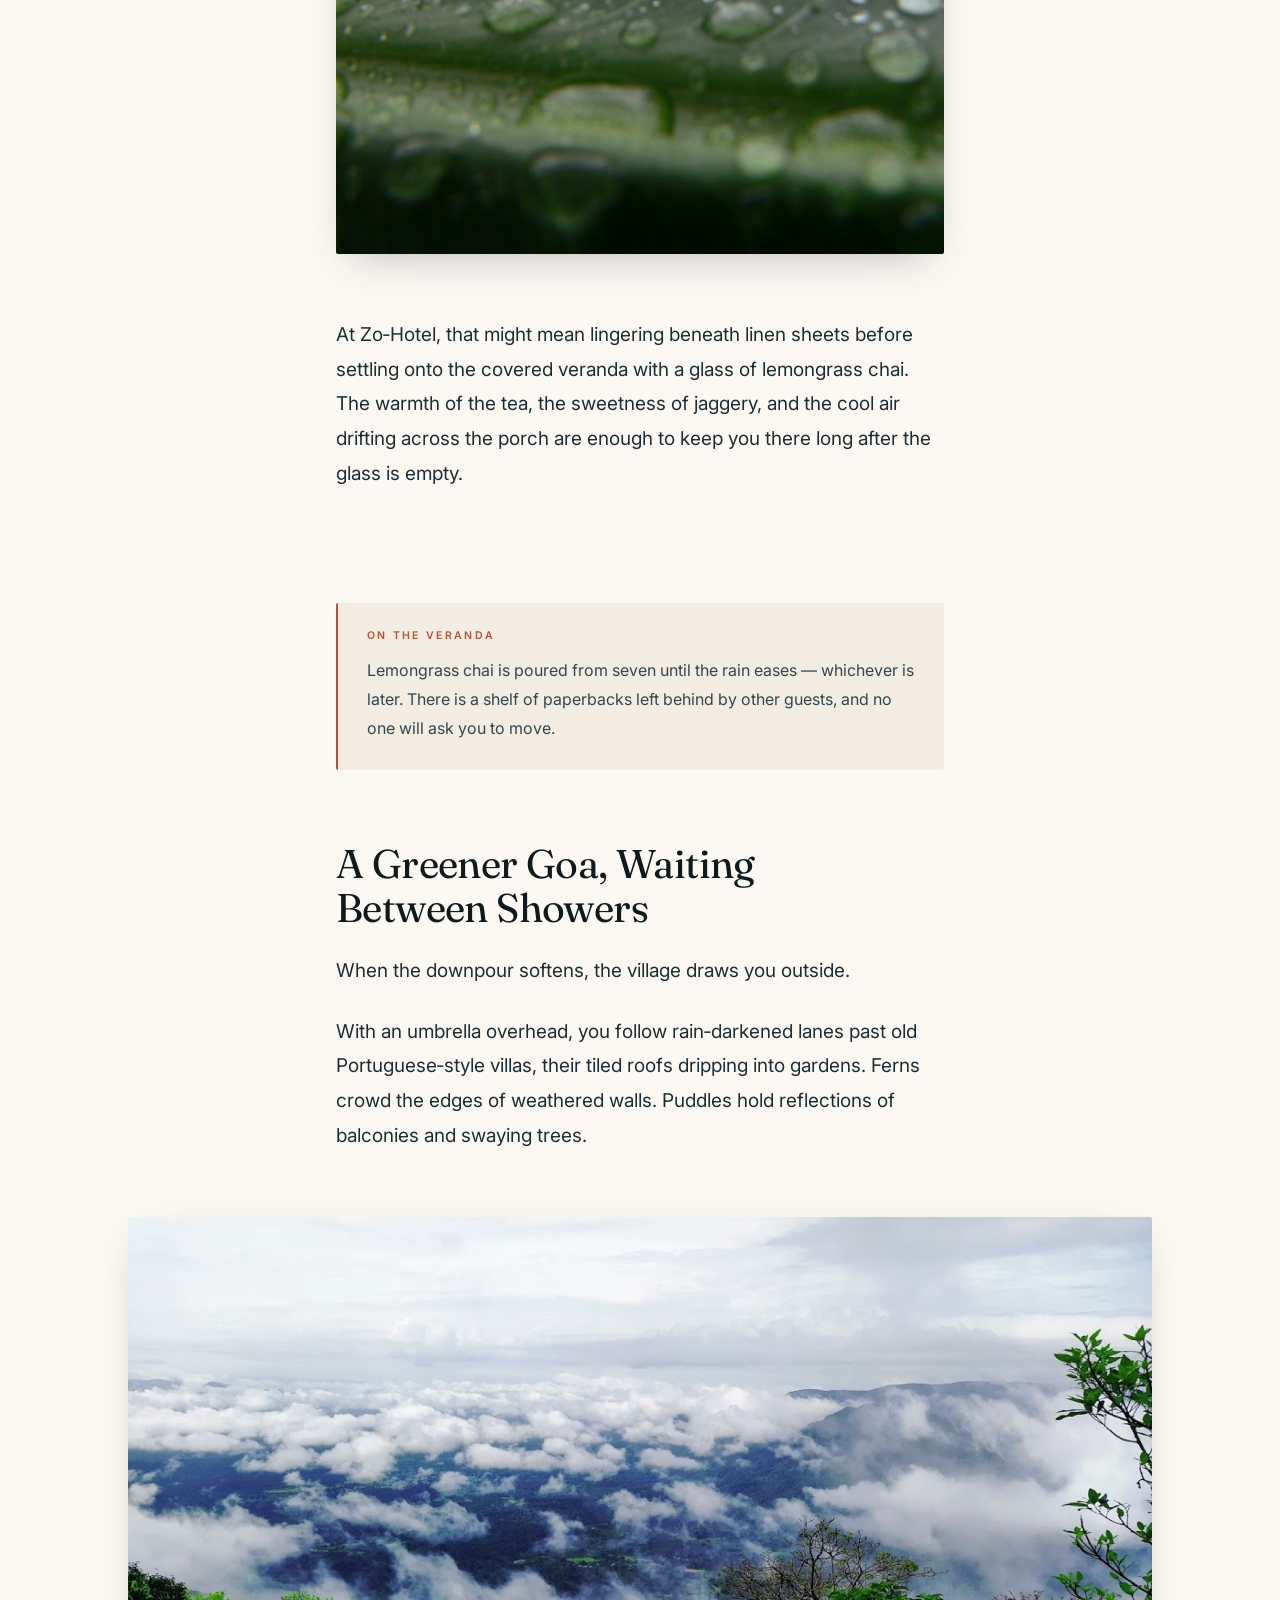
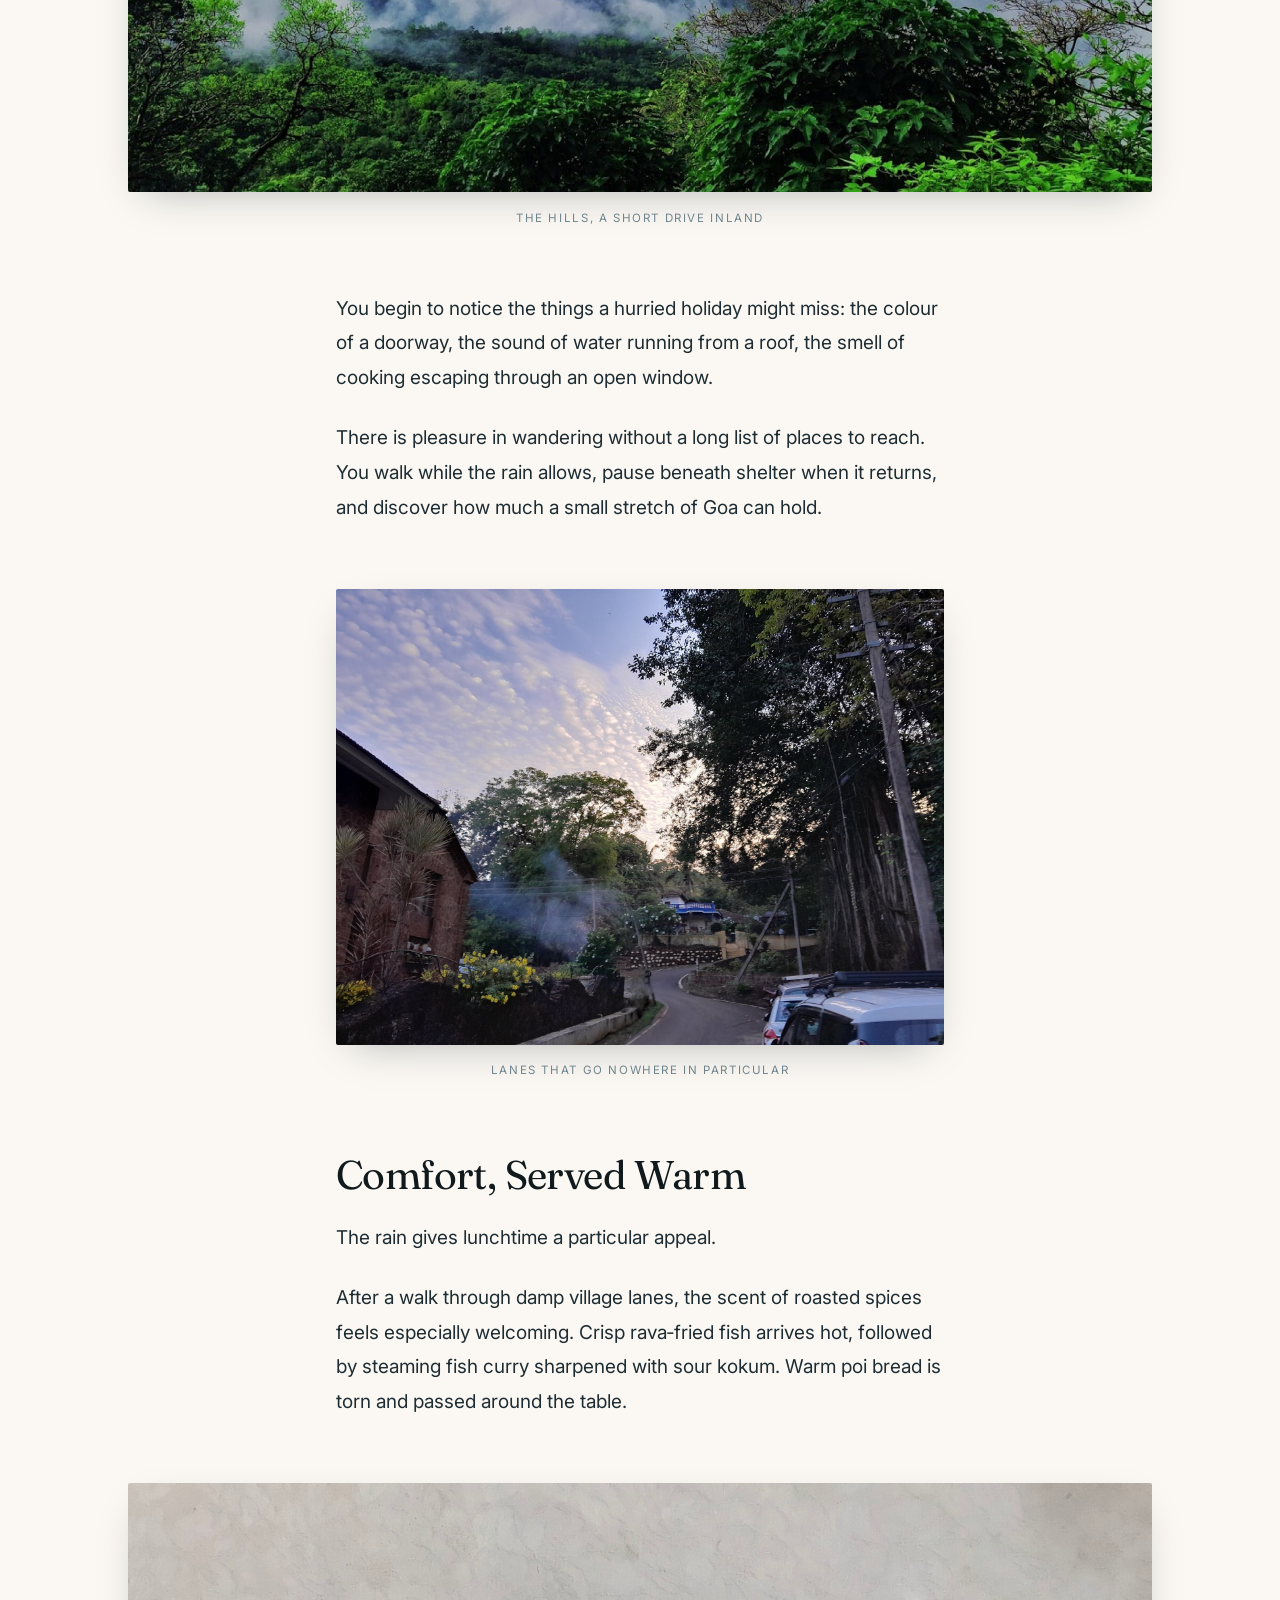
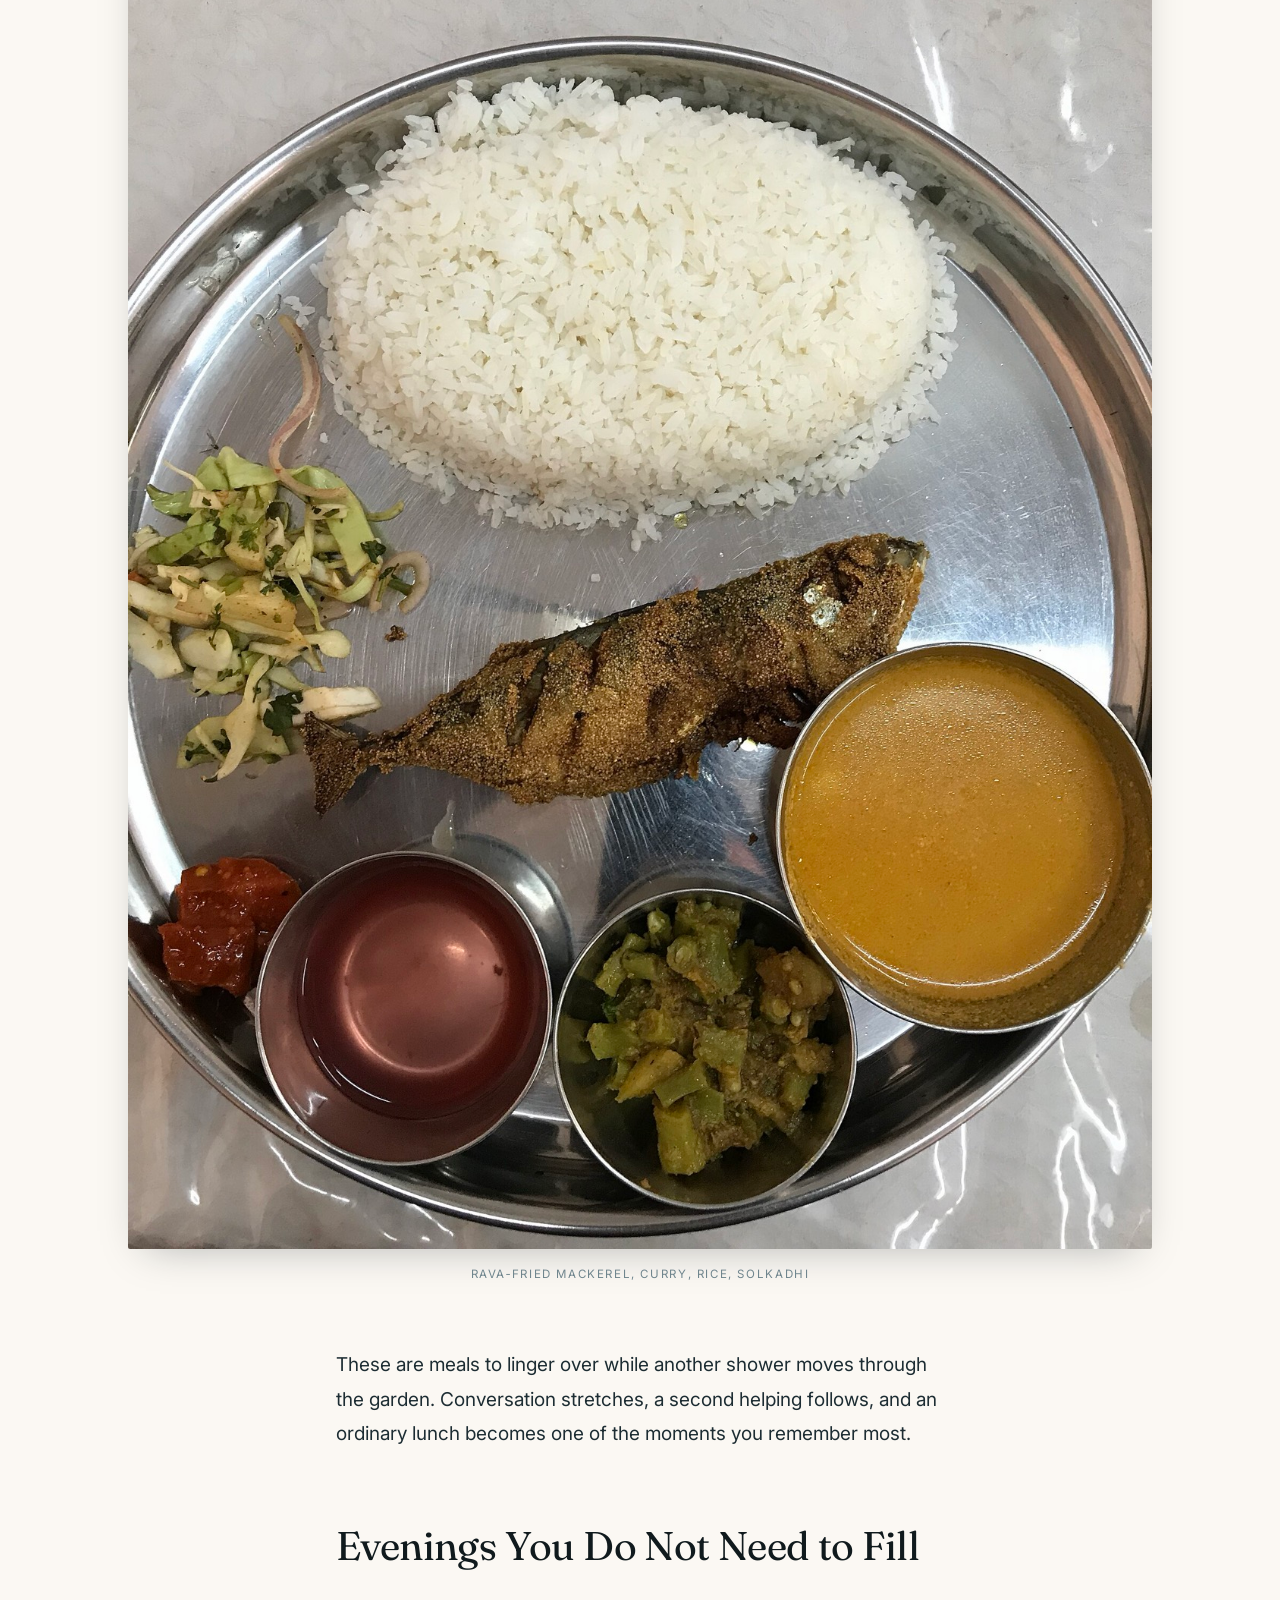
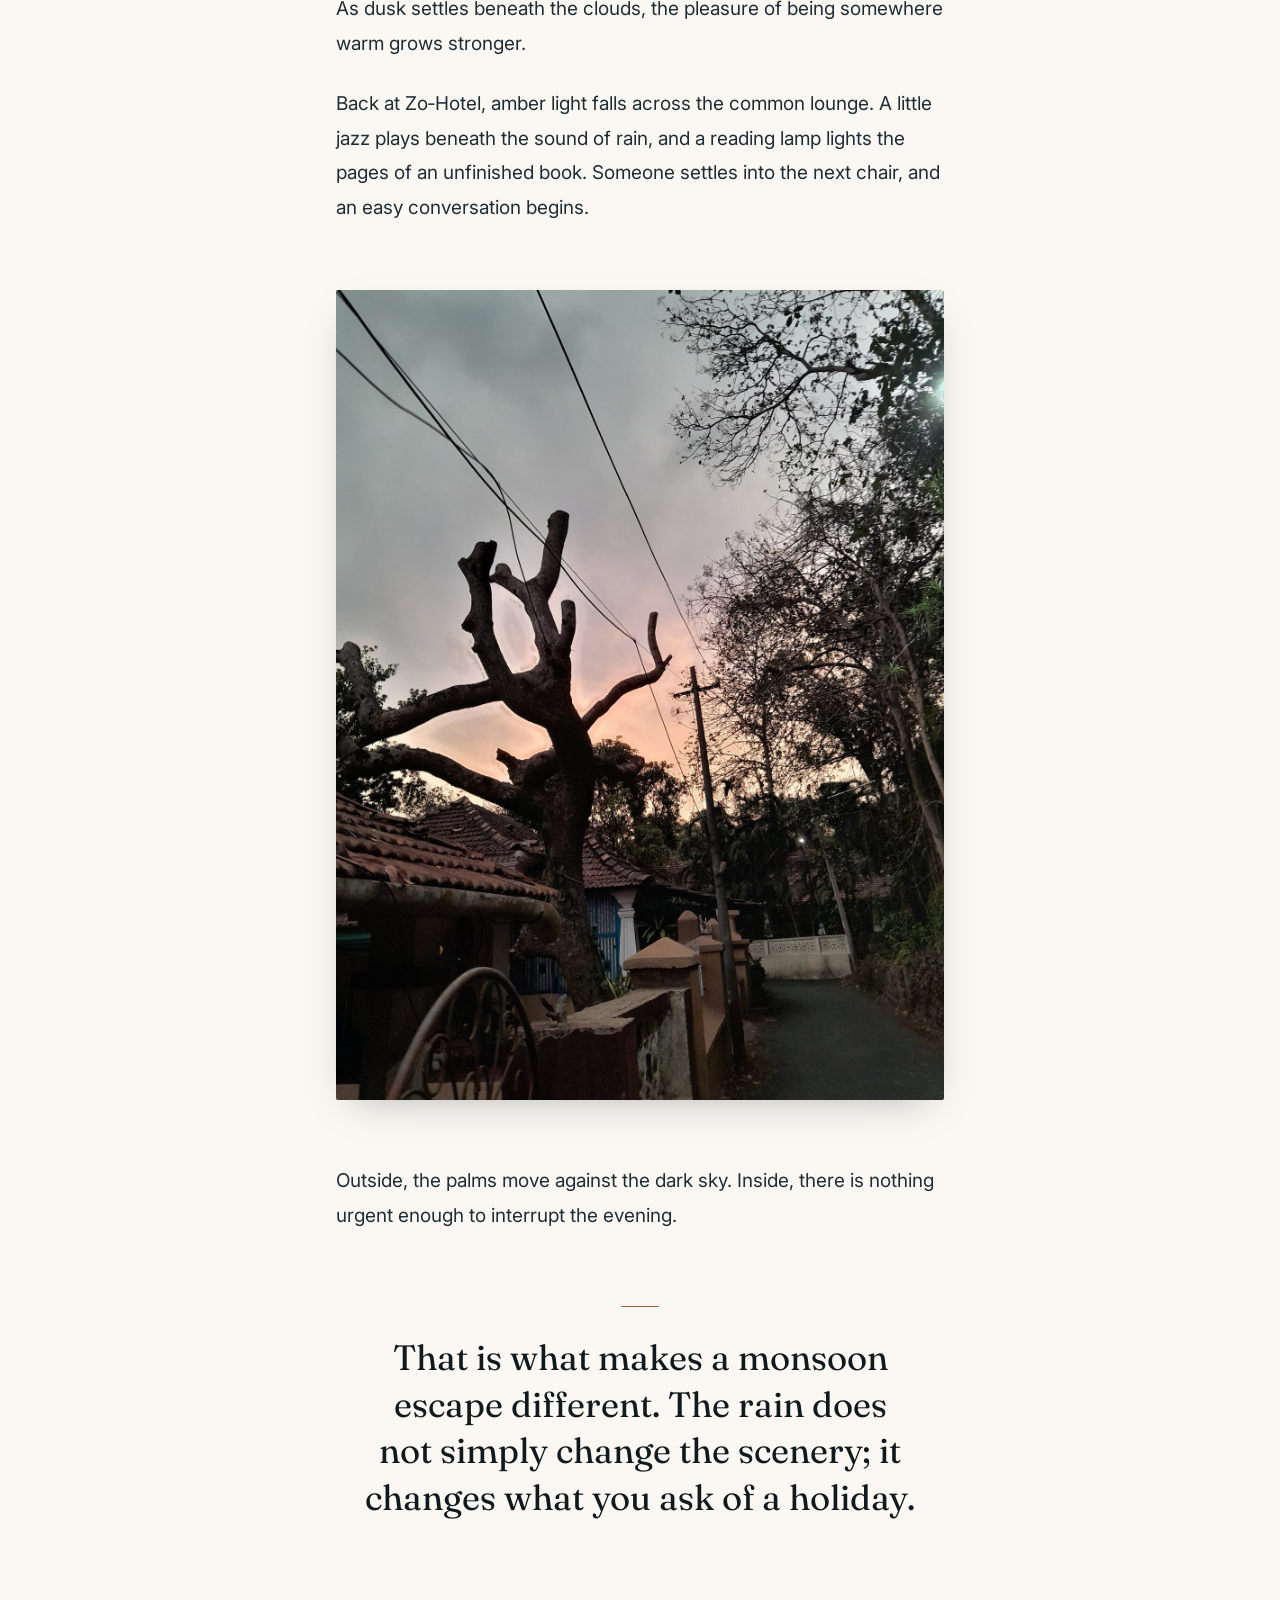
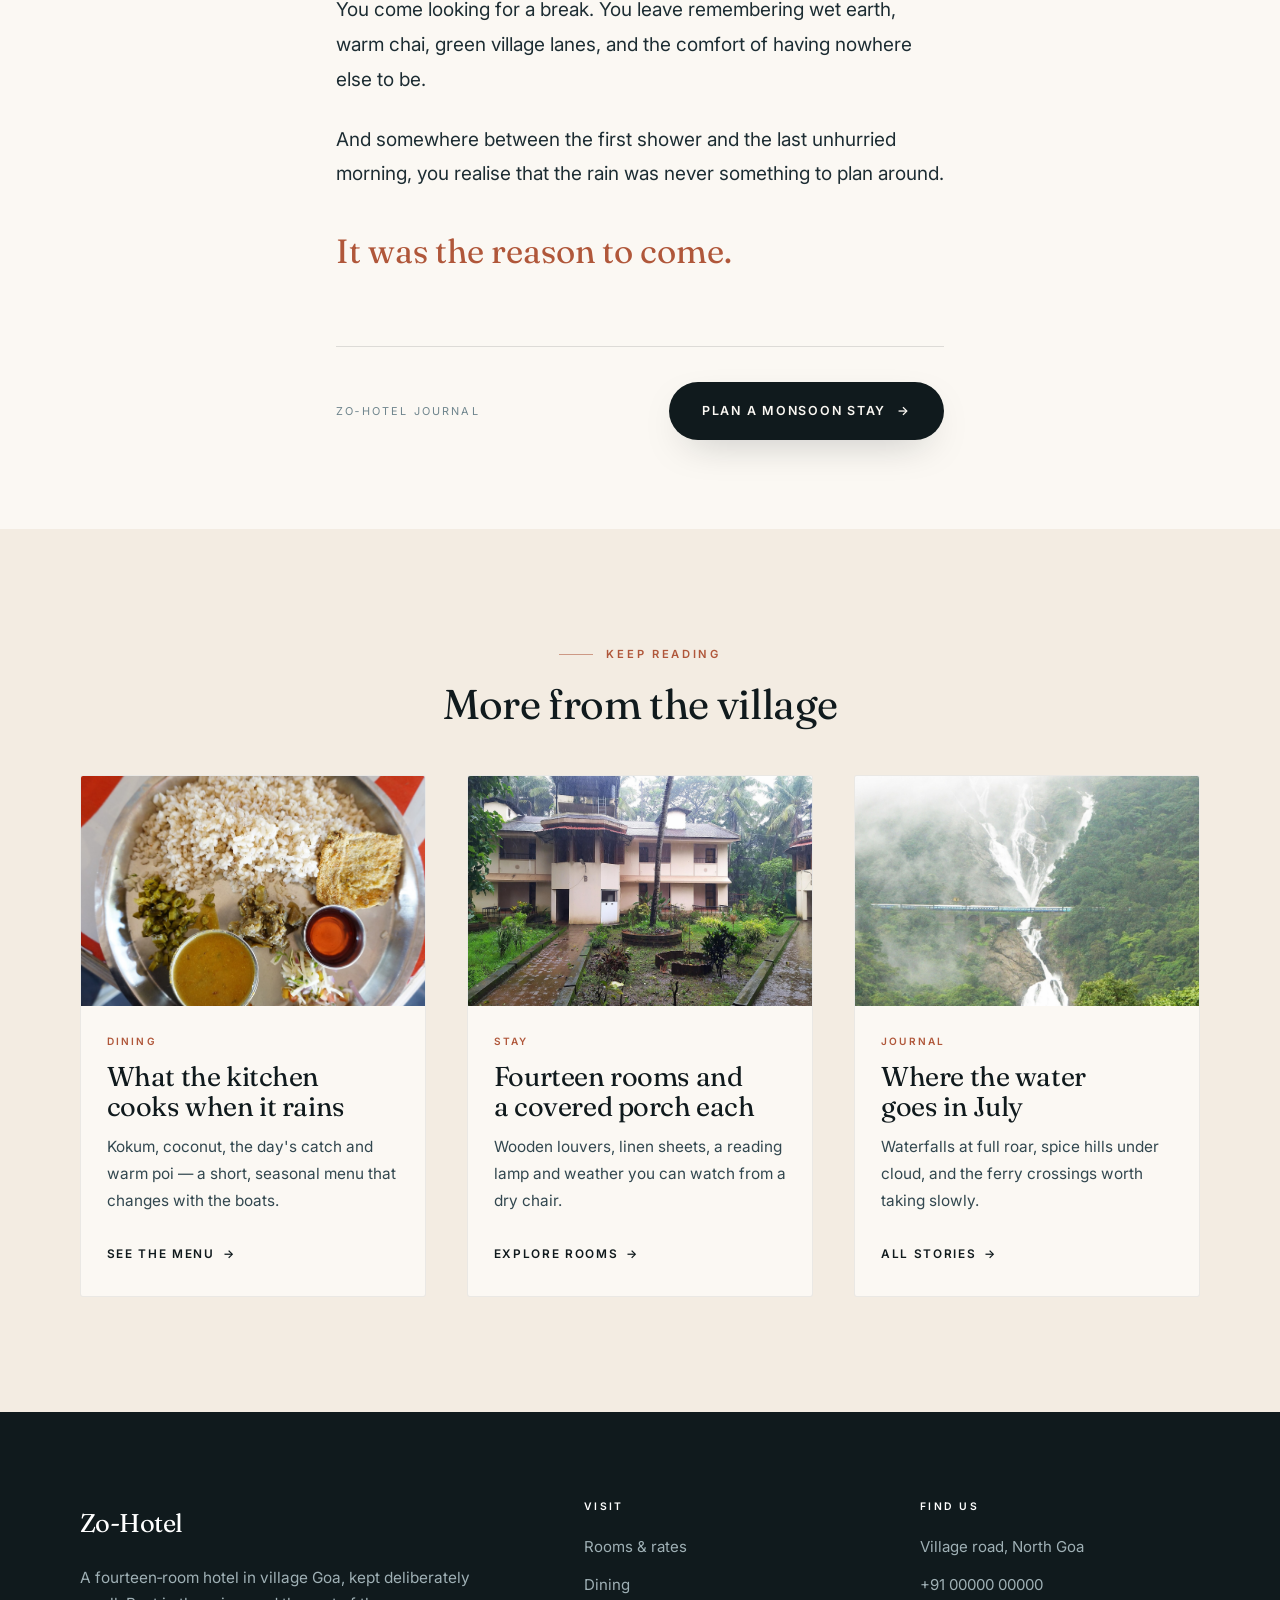
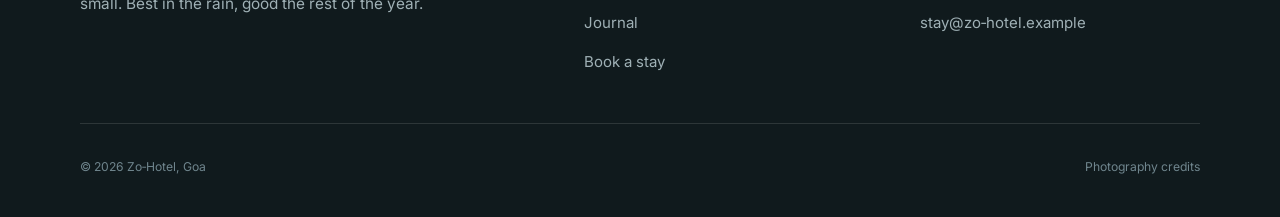
<file: the-smell-of-wet-earth.html>
<!DOCTYPE html>
<html lang="en">
<head>
<meta charset="utf-8">
<meta name="viewport" content="width=device-width, initial-scale=1">
<title>The Smell of Wet Earth — Zo-Hotel, Goa</title>
<meta name="description" content="Discover Goa when the rain changes everything. A monsoon story from Zo-Hotel: slow mornings on the veranda, green village lanes, kokum-sharp fish curry and evenings you do not need to fill.">
<link rel="preconnect" href="https://fonts.googleapis.com">
<link rel="preconnect" href="https://fonts.gstatic.com" crossorigin>
<link href="https://fonts.googleapis.com/css2?family=Fraunces:opsz,wght@9..144,300;9..144,400;9..144,500&family=Inter:wght@400;500;600&display=swap" rel="stylesheet">
<link rel="stylesheet" href="css/style.css">
<link rel="icon" href="favicon.svg" type="image/svg+xml">
<script>document.documentElement.classList.add('js');</script>
</head>
<body>
<a class="skip" href="#main">Skip to content</a>

<header class="header">
  <div class="wrap header__inner">
    <a class="brand" href="index.html">
      <span class="brand__name">Zo&#8209;Hotel</span>
      <span class="brand__place">Goa &middot; India</span>
    </a>
    <button class="nav-toggle" aria-expanded="false" aria-controls="nav" aria-label="Menu"><span></span></button>
    <nav class="nav" id="nav">
      <a href="index.html">Home</a>
      <a href="stay.html">Stay</a>
      <a href="dining.html">Dining</a>
      <a href="journal.html" aria-current="page">Journal</a>
      <a href="contact.html">Contact</a>
      <a class="nav__cta" href="contact.html#book">Book</a>
    </nav>
  </div>
</header>

<main id="main">

  <article>

    <!-- ARTICLE HERO -->
    <header class="article-hero">
      <div class="article-hero__media">
        <img src="images/july-clouds.jpg" alt="A monsoon sky over a flooded paddy field in Goa, a lone palm reflected in the water" fetchpriority="high">
      </div>
      <div class="rain" aria-hidden="true"></div>
      <div class="wrap">
        <p class="article-meta"><span>Journal</span><span>Monsoon</span><span>Five minute read</span></p>
        <h1 class="display-xl">The Smell of Wet Earth</h1>
        <p class="lede">Discover Goa when the rain changes everything.</p>
      </div>
    </header>

    <!-- ARTICLE BODY -->
    <div class="article">
      <div class="wrap">
        <div class="article__body">

          <p class="standfirst reveal">Most people visit Goa chasing the sun. But when the clouds gather over the coast and the first rain touches the red earth, a different kind of holiday begins.</p>

          <p class="drop reveal">The light softens. The palms grow restless in the wind. Village lanes glisten beneath a canopy of green, and the air carries the unmistakable scent of wet soil. The Goa you thought you knew feels different&mdash;not because there is more to do, but because there is suddenly less reason to hurry.</p>

          <p class="reveal">Monsoon is an invitation to experience the coast beyond its sunshine. It is the pleasure of watching a storm arrive, finding warmth in a freshly cooked meal, and letting an afternoon unfold without checking the time.</p>

          <figure class="article__figure article__figure--bleed reveal">
            <img src="images/water-flowing.jpg" alt="Rain falling into a channel of red laterite water between mossy walls" loading="lazy">
            <figcaption>The first rain on red earth</figcaption>
          </figure>

          <!-- MORNINGS -->
          <h2 id="mornings" class="reveal">Mornings Set to the Sound of Rain</h2>

          <p class="reveal">You hear the morning before you see it.</p>

          <p class="reveal">Rain drums against terracotta roof tiles, sometimes gently, sometimes with enough force to make you put down your book and listen. Beyond the wooden louvers, droplets gather on broad palm leaves before slipping into the garden below.</p>

          <p class="reveal">There is no need to rush outside. A morning like this deserves a slow beginning.</p>

          <figure class="article__figure reveal">
            <img src="images/banana-leaf-rain.jpg" alt="Rainwater beaded across a broad green leaf" loading="lazy">
          </figure>

          <p class="reveal">At Zo&#8209;Hotel, that might mean lingering beneath linen sheets before settling onto the covered veranda with a glass of lemongrass chai. The warmth of the tea, the sweetness of jaggery, and the cool air drifting across the porch are enough to keep you there long after the glass is empty.</p>

          <p class="reveal">For once, watching the weather feels like a plan in itself.</p>

          <div class="article__aside reveal">
            <h3>On the veranda</h3>
            <p>Lemongrass chai is poured from seven until the rain eases &mdash; whichever is later. There is a shelf of paperbacks left behind by other guests, and no one will ask you to move.</p>
          </div>

          <!-- LANES -->
          <h2 id="lanes" class="reveal">A Greener Goa, Waiting Between Showers</h2>

          <p class="reveal">When the downpour softens, the village draws you outside.</p>

          <p class="reveal">With an umbrella overhead, you follow rain&#8209;darkened lanes past old Portuguese&#8209;style villas, their tiled roofs dripping into gardens. Ferns crowd the edges of weathered walls. Puddles hold reflections of balconies and swaying trees.</p>

          <figure class="article__figure article__figure--bleed reveal">
            <img src="images/chorla-ghat.jpg" alt="Cloud drifting low across densely green monsoon hills in Goa" loading="lazy">
            <figcaption>The hills, a short drive inland</figcaption>
          </figure>

          <p class="reveal">You begin to notice the things a hurried holiday might miss: the colour of a doorway, the sound of water running from a roof, the smell of cooking escaping through an open window.</p>

          <p class="reveal">There is pleasure in wandering without a long list of places to reach. You walk while the rain allows, pause beneath shelter when it returns, and discover how much a small stretch of Goa can hold.</p>

          <figure class="article__figure reveal">
            <img src="images/village-lane.jpg" alt="A quiet village lane in Goa, an old laterite house among heavy greenery" loading="lazy">
            <figcaption>Lanes that go nowhere in particular</figcaption>
          </figure>

          <!-- TABLE -->
          <h2 id="table" class="reveal">Comfort, Served Warm</h2>

          <p class="reveal">The rain gives lunchtime a particular appeal.</p>

          <p class="reveal">After a walk through damp village lanes, the scent of roasted spices feels especially welcoming. Crisp rava&#8209;fried fish arrives hot, followed by steaming fish curry sharpened with sour kokum. Warm poi bread is torn and passed around the table.</p>

          <figure class="article__figure article__figure--bleed reveal">
            <img src="images/fish-thali.jpg" alt="A Goan thali: rava-fried mackerel, fish curry, rice, solkadhi and pickle" loading="lazy">
            <figcaption>Rava&#8209;fried mackerel, curry, rice, solkadhi</figcaption>
          </figure>

          <p class="reveal">These are meals to linger over while another shower moves through the garden. Conversation stretches, a second helping follows, and an ordinary lunch becomes one of the moments you remember most.</p>

          <!-- EVENINGS -->
          <h2 id="evenings" class="reveal">Evenings You Do Not Need to Fill</h2>

          <p class="reveal">As dusk settles beneath the clouds, the pleasure of being somewhere warm grows stronger.</p>

          <p class="reveal">Back at Zo&#8209;Hotel, amber light falls across the common lounge. A little jazz plays beneath the sound of rain, and a reading lamp lights the pages of an unfinished book. Someone settles into the next chair, and an easy conversation begins.</p>

          <figure class="article__figure reveal">
            <img src="images/village-lane-tall.jpg" alt="A Goan village lane at dusk, terracotta roofs beneath a heavy evening sky" loading="lazy">
          </figure>

          <p class="reveal">Outside, the palms move against the dark sky. Inside, there is nothing urgent enough to interrupt the evening.</p>

          <blockquote class="article__quote reveal">That is what makes a monsoon escape different. The rain does not simply change the scenery; it changes what you ask of a holiday.</blockquote>

          <p class="reveal">You come looking for a break. You leave remembering wet earth, warm chai, green village lanes, and the comfort of having nowhere else to be.</p>

          <p class="reveal">And somewhere between the first shower and the last unhurried morning, you realise that the rain was never something to plan around.</p>

          <p class="reveal" style="font-family:var(--display);font-size:clamp(1.5rem,1.2rem + 1.4vw,2.1rem);line-height:1.3;color:var(--terracotta);margin-top:2.4rem">It was the reason to come.</p>

          <div class="article__end reveal">
            <span class="share">Zo&#8209;Hotel Journal</span>
            <a class="btn btn--solid" href="contact.html#book">Plan a monsoon stay <span class="btn__arrow" aria-hidden="true">&rarr;</span></a>
          </div>

        </div>
      </div>
    </div>
  </article>

  <!-- NEXT -->
  <section class="section section--sand">
    <div class="wrap">
      <div class="center reveal" style="max-width:40rem;margin-inline:auto;margin-bottom:clamp(2rem,4vw,3rem)">
        <p class="eyebrow is-centered">Keep reading</p>
        <h2 class="display-m">More from the village</h2>
      </div>
      <div class="grid-3">
        <a class="card reveal" href="dining.html">
          <div class="card__media"><img src="images/fish-curry-rice.jpg" alt="Goan fish, curry and rice served on a steel plate" loading="lazy"></div>
          <div class="card__body">
            <span class="card__kicker">Dining</span>
            <h3 class="display-s">What the kitchen cooks when it rains</h3>
            <p>Kokum, coconut, the day's catch and warm poi &mdash; a short, seasonal menu that changes with the boats.</p>
            <span class="card__foot">See the menu <span class="btn__arrow" aria-hidden="true">&rarr;</span></span>
          </div>
        </a>
        <a class="card reveal" data-d="1" href="stay.html">
          <div class="card__media"><img src="images/heritage-house.jpg" alt="The hotel seen through falling rain, wet path and green garden" loading="lazy"></div>
          <div class="card__body">
            <span class="card__kicker">Stay</span>
            <h3 class="display-s">Fourteen rooms and a covered porch each</h3>
            <p>Wooden louvers, linen sheets, a reading lamp and weather you can watch from a dry chair.</p>
            <span class="card__foot">Explore rooms <span class="btn__arrow" aria-hidden="true">&rarr;</span></span>
          </div>
        </a>
        <a class="card reveal" data-d="2" href="journal.html">
          <div class="card__media"><img src="images/dudhsagar.jpg" alt="Dudhsagar falls in full monsoon flow" loading="lazy"></div>
          <div class="card__body">
            <span class="card__kicker">Journal</span>
            <h3 class="display-s">Where the water goes in July</h3>
            <p>Waterfalls at full roar, spice hills under cloud, and the ferry crossings worth taking slowly.</p>
            <span class="card__foot">All stories <span class="btn__arrow" aria-hidden="true">&rarr;</span></span>
          </div>
        </a>
      </div>
    </div>
  </section>

</main>

<footer class="footer">
  <div class="wrap">
    <div class="footer__grid">
      <div class="footer__brand">
        <span class="brand__name">Zo&#8209;Hotel</span>
        <p>A fourteen&#8209;room hotel in village Goa, kept deliberately small. Best in the rain, good the rest of the year.</p>
      </div>
      <div>
        <h4>Visit</h4>
        <ul>
          <li><a href="stay.html">Rooms &amp; rates</a></li>
          <li><a href="dining.html">Dining</a></li>
          <li><a href="journal.html">Journal</a></li>
          <li><a href="contact.html#book">Book a stay</a></li>
        </ul>
      </div>
      <div>
        <h4>Find us</h4>
        <ul>
          <li>Village road, North Goa</li>
          <li><a href="tel:+910000000000">+91 00000 00000</a></li>
          <li><a href="mailto:stay@zo-hotel.example">stay@zo&#8209;hotel.example</a></li>
        </ul>
      </div>
    </div>
    <div class="footer__bottom">
      <span>&copy; 2026 Zo&#8209;Hotel, Goa</span>
      <span><a href="credits.html">Photography credits</a></span>
    </div>
  </div>
</footer>

<script src="js/main.js"></script>
</body>
</html>
</file>
<file: css/style.css>
/* ============================================================
   Zo-Hotel, Goa — Monsoon site
   Palette: storm slate + wet green + terracotta/chai amber on paper
   ============================================================ */

:root{
  --ink:        #101a1d;
  --ink-soft:   #1d2d33;
  --slate:      #32474f;
  --mist:       #6f858d;
  --mist-light: #9fb0b5;

  --paper:      #fbf8f3;
  --sand:       #f3ece2;
  --sand-deep:  #e7ddcd;

  --terracotta: #b0573a;
  --amber:      #cf9147;
  --leaf:       #3d6b55;
  --leaf-deep:  #26463a;

  --rule:       rgba(16,26,29,.13);
  --rule-soft:  rgba(16,26,29,.07);

  --shadow-sm: 0 2px 10px rgba(16,26,29,.06);
  --shadow-md: 0 14px 40px -18px rgba(16,26,29,.34);
  --shadow-lg: 0 34px 80px -34px rgba(16,26,29,.5);

  --display: "Fraunces", "Cormorant Garamond", Georgia, "Times New Roman", serif;
  --body: "Inter", -apple-system, BlinkMacSystemFont, "Segoe UI", Roboto, sans-serif;

  --measure: 34rem;
  --gutter: clamp(1.25rem, 5vw, 5rem);
  --max: 78rem;

  --ease: cubic-bezier(.22,.61,.36,1);
}

*,*::before,*::after{ box-sizing:border-box; }

html{ -webkit-text-size-adjust:100%; scroll-behavior:smooth; }
@media (prefers-reduced-motion: reduce){ html{ scroll-behavior:auto; } }

body{
  margin:0;
  background:var(--paper);
  color:var(--ink);
  font-family:var(--body);
  font-size:clamp(1rem, .96rem + .2vw, 1.075rem);
  line-height:1.75;
  -webkit-font-smoothing:antialiased;
  overflow-x:hidden;
}

img{ max-width:100%; display:block; }
a{ color:inherit; }

h1,h2,h3,h4{
  font-family:var(--display);
  font-weight:400;
  line-height:1.1;
  letter-spacing:-.015em;
  margin:0;
  text-wrap:balance;
}

.display-xl{ font-size:clamp(2.9rem, 1.6rem + 5.6vw, 6rem); }
.display-l { font-size:clamp(2.2rem, 1.4rem + 3.4vw, 4rem); }
.display-m { font-size:clamp(1.65rem, 1.2rem + 2vw, 2.6rem); }
.display-s { font-size:clamp(1.3rem, 1.1rem + 1vw, 1.7rem); }

/* --- shared bits ------------------------------------------------ */

.wrap{ width:100%; max-width:var(--max); margin-inline:auto; padding-inline:var(--gutter); }
.wrap-narrow{ max-width:52rem; }

.eyebrow{
  font-family:var(--body);
  font-size:.7rem;
  font-weight:600;
  letter-spacing:.24em;
  text-transform:uppercase;
  color:var(--terracotta);
  margin:0 0 1.1rem;
  display:flex;
  align-items:center;
  gap:.85rem;
}
.eyebrow::before{
  content:""; width:2.1rem; height:1px; background:currentColor; opacity:.55; flex:none;
}
.eyebrow.is-centered{ justify-content:center; }
.eyebrow.on-dark{ color:var(--amber); }

.lede{
  font-size:clamp(1.1rem, 1rem + .55vw, 1.4rem);
  line-height:1.6;
  color:var(--slate);
  max-width:var(--measure);
}

.btn{
  display:inline-flex; align-items:center; gap:.7rem;
  font-family:var(--body); font-size:.78rem; font-weight:600;
  letter-spacing:.14em; text-transform:uppercase;
  padding:1.05rem 2rem;
  border-radius:100px;
  border:1px solid transparent;
  text-decoration:none;
  cursor:pointer;
  transition:transform .4s var(--ease), background-color .3s, color .3s, border-color .3s, box-shadow .4s;
}
.btn:hover{ transform:translateY(-2px); }
.btn--solid{ background:var(--ink); color:var(--paper); box-shadow:var(--shadow-md); }
.btn--solid:hover{ background:var(--leaf-deep); }
.btn--ghost{ border-color:var(--rule); color:var(--ink); }
.btn--ghost:hover{ border-color:var(--ink); background:var(--ink); color:var(--paper); }
.btn--light{ background:var(--paper); color:var(--ink); }
.btn--outline-light{ border-color:rgba(255,255,255,.45); color:#fff; }
.btn--outline-light:hover{ background:#fff; color:var(--ink); border-color:#fff; }
.btn__arrow{ transition:transform .4s var(--ease); }
.btn:hover .btn__arrow{ transform:translateX(4px); }

.link-more{
  display:inline-flex; align-items:center; gap:.6rem;
  font-size:.78rem; font-weight:600; letter-spacing:.14em; text-transform:uppercase;
  text-decoration:none; color:var(--ink);
  padding-bottom:.35rem;
  border-bottom:1px solid var(--rule);
  transition:border-color .3s, gap .3s var(--ease), color .3s;
}
.link-more:hover{ border-color:var(--ink); gap:1rem; }
.link-more.on-dark{ color:#fff; border-color:rgba(255,255,255,.3); }
.link-more.on-dark:hover{ border-color:#fff; }

.section{ padding-block:clamp(4.5rem, 9vw, 9rem); }
.section--tight{ padding-block:clamp(3rem, 6vw, 5.5rem); }
.section--dark{ background:var(--ink); color:var(--sand); }
.section--sand{ background:var(--sand); }
.section--dark .lede{ color:var(--mist-light); }

.rule{ height:1px; background:var(--rule); border:0; margin:0; }

/* --- header ------------------------------------------------------ */

.header{
  position:fixed; inset:0 0 auto 0; z-index:100;
  padding-block:1.4rem;
  transition:background-color .45s var(--ease), padding .45s var(--ease), box-shadow .45s;
}
.header::after{
  content:""; position:absolute; inset:0; z-index:-1;
  background:linear-gradient(to bottom, rgba(10,16,18,.6), rgba(10,16,18,0));
  transition:opacity .45s;
}
.header:is(.is-stuck, .header--solid){
  background:rgba(251,248,243,.93);
  backdrop-filter:blur(14px) saturate(140%);
  -webkit-backdrop-filter:blur(14px) saturate(140%);
  padding-block:.9rem;
  box-shadow:0 1px 0 var(--rule-soft), 0 10px 30px -22px rgba(16,26,29,.5);
}
.header:is(.is-stuck, .header--solid)::after{ opacity:0; }
.header--solid{ position:fixed; }

.header__inner{ display:flex; align-items:center; justify-content:space-between; gap:2rem; }

.brand{ display:flex; flex-direction:column; text-decoration:none; line-height:1; flex:none; }
.brand__name{
  font-family:var(--display); font-size:1.4rem; letter-spacing:-.02em; color:#fff;
  transition:color .45s;
}
.brand__place{
  font-size:.58rem; font-weight:600; letter-spacing:.34em; text-transform:uppercase;
  color:rgba(255,255,255,.62); margin-top:.42rem;
  transition:color .45s;
}
.header:is(.is-stuck, .header--solid) .brand__name{ color:var(--ink); }
.header:is(.is-stuck, .header--solid) .brand__place{ color:var(--mist); }

.nav{ display:flex; align-items:center; gap:clamp(1.2rem,2.4vw,2.4rem); }
.nav a{
  font-size:.76rem; font-weight:500; letter-spacing:.12em; text-transform:uppercase;
  text-decoration:none; color:rgba(255,255,255,.88);
  padding-block:.4rem; position:relative;
  transition:color .35s;
}
.nav a::after{
  content:""; position:absolute; left:0; right:0; bottom:0; height:1px;
  background:currentColor; transform:scaleX(0); transform-origin:left;
  transition:transform .4s var(--ease);
}
.nav a:hover::after, .nav a[aria-current="page"]::after{ transform:scaleX(1); }
.header:is(.is-stuck, .header--solid) .nav a{ color:var(--slate); }
.header:is(.is-stuck, .header--solid) .nav a:hover, .header:is(.is-stuck, .header--solid) .nav a[aria-current="page"]{ color:var(--ink); }

.nav__cta{
  padding:.7rem 1.4rem !important; border-radius:100px;
  border:1px solid rgba(255,255,255,.45);
  transition:background-color .35s, color .35s, border-color .35s;
}
.nav__cta::after{ display:none !important; }
.nav__cta:hover{ background:#fff; color:var(--ink) !important; border-color:#fff; }
.header:is(.is-stuck, .header--solid) .nav__cta{ border-color:var(--ink); background:var(--ink); color:var(--paper) !important; }
.header:is(.is-stuck, .header--solid) .nav__cta:hover{ background:var(--leaf-deep); border-color:var(--leaf-deep); color:#fff !important; }

.nav-toggle{
  display:none; background:none; border:0; cursor:pointer; padding:.5rem;
  width:2.9rem; height:2.9rem; align-items:center; justify-content:center;
}
.nav-toggle span{
  display:block; width:22px; height:1.5px; background:#fff; position:relative;
  transition:background-color .3s, transform .35s var(--ease);
}
.nav-toggle span::before, .nav-toggle span::after{
  content:""; position:absolute; left:0; width:22px; height:1.5px; background:inherit;
  transition:transform .35s var(--ease);
}
.nav-toggle span::before{ top:-7px; }
.nav-toggle span::after{ top:7px; }
.header:is(.is-stuck, .header--solid) .nav-toggle span{ background:var(--ink); }
/* Open state must out-specify the .header.is-stuck / .header--solid rule above,
   which also targets .nav-toggle span. */
.header .nav-toggle[aria-expanded="true"] span{ background:transparent; }
.header .nav-toggle[aria-expanded="true"] span::before{ transform:translateY(7px) rotate(45deg); background:var(--ink); }
.header .nav-toggle[aria-expanded="true"] span::after{ transform:translateY(-7px) rotate(-45deg); background:var(--ink); }

@media (max-width: 860px){
  .nav-toggle{ display:flex; }
  .nav{
    position:fixed; inset:0 0 auto 0; z-index:-1;
    flex-direction:column; align-items:stretch; gap:0;
    background:var(--paper);
    padding:6.5rem var(--gutter) 2.5rem;
    box-shadow:var(--shadow-lg);
    clip-path:inset(0 0 100% 0);
    transition:clip-path .55s var(--ease);
  }
  .nav.is-open{ clip-path:inset(0 0 0 0); }
  .nav a{ color:var(--ink) !important; font-size:1.05rem; letter-spacing:.06em; padding-block:1.05rem; border-bottom:1px solid var(--rule-soft); }
  .nav a::after{ display:none; }
  .nav__cta{ margin-top:1.6rem; text-align:center; justify-content:center;
    border-color:var(--ink) !important; background:var(--ink); color:var(--paper) !important; border-bottom:1px solid var(--ink) !important; }
}

/* --- hero --------------------------------------------------------- */

.hero{
  position:relative; min-height:100svh;
  display:flex; align-items:flex-end;
  padding-bottom:clamp(3rem, 7vw, 6rem);
  overflow:hidden; isolation:isolate;
  color:#fff;
}
.hero__media{ position:absolute; inset:0; z-index:-2; }
.hero__media img{ width:100%; height:100%; object-fit:cover; }
.hero__media::after{
  content:""; position:absolute; inset:0;
  background:
    linear-gradient(to top, rgba(8,14,16,.9) 0%, rgba(8,14,16,.5) 42%, rgba(8,14,16,.25) 70%, rgba(8,14,16,.55) 100%);
}
.hero__inner{ width:100%; }
.hero h1{ max-width:14ch; margin-bottom:1.6rem; }
.hero__sub{
  font-size:clamp(1.05rem, .95rem + .55vw, 1.35rem);
  color:rgba(255,255,255,.82); max-width:32rem; line-height:1.6; margin:0 0 2.6rem;
}
.hero__actions{ display:flex; flex-wrap:wrap; gap:1rem; }

.hero__meta{
  margin-top:clamp(3rem,6vw,5rem);
  padding-top:1.7rem;
  border-top:1px solid rgba(255,255,255,.2);
  display:flex; flex-wrap:wrap; gap:clamp(1.5rem,5vw,4rem);
}
.hero__meta div{ display:flex; flex-direction:column; gap:.3rem; }
.hero__meta dt, .hero__meta .k{
  font-size:.62rem; font-weight:600; letter-spacing:.24em; text-transform:uppercase;
  color:rgba(255,255,255,.5);
}
.hero__meta .v{ font-family:var(--display); font-size:1.15rem; color:#fff; }

.scroll-hint{
  position:absolute; right:var(--gutter); bottom:2rem;
  font-size:.6rem; letter-spacing:.24em; text-transform:uppercase;
  color:rgba(255,255,255,.55);
  display:flex; flex-direction:column; align-items:center; gap:.7rem;
}
.scroll-hint::after{
  content:""; width:1px; height:2.6rem;
  background:linear-gradient(to bottom, rgba(255,255,255,.6), transparent);
  animation:drip 2.6s var(--ease) infinite;
}
@media (max-width: 1100px), (max-height: 760px){ .scroll-hint{ display:none; } }

@keyframes drip{
  0%{ transform:scaleY(0); transform-origin:top; opacity:0; }
  30%{ opacity:1; }
  60%{ transform:scaleY(1); transform-origin:top; opacity:1; }
  61%{ transform-origin:bottom; }
  100%{ transform:scaleY(0); transform-origin:bottom; opacity:0; }
}

/* rain streaks */
.rain{ position:absolute; inset:0; z-index:-1; pointer-events:none; overflow:hidden; opacity:.5; }
.rain i{
  position:absolute; top:-18vh; width:1px; height:14vh;
  background:linear-gradient(to bottom, transparent, rgba(255,255,255,.55));
  animation:fall linear infinite;
}
@keyframes fall{ to{ transform:translate3d(-3vw,130vh,0); } }
@media (prefers-reduced-motion: reduce){
  .rain{ display:none; }
  .scroll-hint::after{ animation:none; height:2.6rem; }
}

/* --- reveal on scroll --------------------------------------------- */

.js .reveal{ opacity:0; transform:translateY(26px); transition:opacity 1s var(--ease), transform 1s var(--ease); }
.js .reveal.is-in{ opacity:1; transform:none; }
.js .reveal[data-d="1"]{ transition-delay:.11s; }
.js .reveal[data-d="2"]{ transition-delay:.22s; }
.js .reveal[data-d="3"]{ transition-delay:.33s; }
.js .reveal[data-d="4"]{ transition-delay:.44s; }
@media (prefers-reduced-motion: reduce){
  .js .reveal{ opacity:1; transform:none; transition:none; }
}

/* --- intro / split ------------------------------------------------- */

.split{
  display:grid; gap:clamp(2.5rem, 6vw, 5.5rem);
  grid-template-columns:1fr;
  align-items:center;
}
@media (min-width: 900px){
  .split{ grid-template-columns:1fr 1fr; }
  .split--wide-media{ grid-template-columns:1.15fr 1fr; }
  .split--media-right .split__media{ order:2; }
}
.split__media{ position:relative; }
.split__media img{ width:100%; aspect-ratio:4/5; object-fit:cover; border-radius:2px; box-shadow:var(--shadow-md); }
.split__media--wide img{ aspect-ratio:5/4; }

.figcap{
  font-size:.68rem; letter-spacing:.16em; text-transform:uppercase;
  color:var(--mist); margin-top:.95rem;
}

.stack > * + *{ margin-top:1.5rem; }
.prose p{ max-width:var(--measure); color:var(--slate); margin:0 0 1.35rem; }
.prose p:last-child{ margin-bottom:0; }

/* --- pull quote ------------------------------------------------------ */

.pullquote{
  font-family:var(--display);
  font-size:clamp(1.55rem, 1.1rem + 2.1vw, 2.9rem);
  line-height:1.26; letter-spacing:-.015em;
  max-width:24ch; margin:0 auto; text-align:center;
  text-wrap:balance;
}
.pullquote__mark{ color:var(--terracotta); display:block; font-size:2.6rem; line-height:0; margin-bottom:1.6rem; }

/* --- feature cards ---------------------------------------------------- */

.grid-3{ display:grid; gap:clamp(1.6rem,3.4vw,2.6rem); grid-template-columns:1fr; }
@media (min-width: 680px){ .grid-3{ grid-template-columns:repeat(2,1fr); } }
@media (min-width: 1000px){ .grid-3{ grid-template-columns:repeat(3,1fr); } }

.card{
  background:var(--paper);
  border:1px solid var(--rule-soft);
  border-radius:3px;
  overflow:hidden;
  display:flex; flex-direction:column;
  text-decoration:none; color:inherit;
  transition:transform .55s var(--ease), box-shadow .55s var(--ease), border-color .4s;
}
a.card:hover{ transform:translateY(-6px); box-shadow:var(--shadow-md); border-color:var(--rule); }
.card__media{ overflow:hidden; aspect-ratio:3/2; }
.card__media img{ width:100%; height:100%; object-fit:cover; transition:transform 1.1s var(--ease); }
a.card:hover .card__media img{ transform:scale(1.05); }
.card__body{ padding:1.7rem 1.6rem 1.9rem; display:flex; flex-direction:column; gap:.75rem; flex:1; }
.card__kicker{ font-size:.63rem; font-weight:600; letter-spacing:.22em; text-transform:uppercase; color:var(--terracotta); }
.card p{ margin:0; color:var(--slate); font-size:.96rem; }
.card__foot{ margin-top:auto; padding-top:1.1rem; font-size:.74rem; font-weight:600; letter-spacing:.14em; text-transform:uppercase; color:var(--ink); display:flex; align-items:center; gap:.5rem; }
a.card:hover .card__foot .btn__arrow{ transform:translateX(4px); }

/* --- numbered moments list --------------------------------------------- */

.moments{ list-style:none; margin:0; padding:0; counter-reset:m; }
.moments li{
  counter-increment:m;
  display:grid; gap:.4rem 1.8rem;
  grid-template-columns:auto 1fr;
  padding-block:1.8rem;
  border-bottom:1px solid var(--rule-soft);
}
.moments li:first-child{ border-top:1px solid var(--rule-soft); }
.moments li::before{
  content:counter(m,decimal-leading-zero);
  font-family:var(--display); font-size:.95rem; color:var(--terracotta);
  padding-top:.35rem;
}
.moments h3{ font-size:1.3rem; }
.moments p{ grid-column:2; margin:.35rem 0 0; color:var(--slate); font-size:.96rem; max-width:44ch; }
.section--dark .moments li{ border-color:rgba(255,255,255,.12); }
.section--dark .moments p{ color:var(--mist-light); }
.section--dark .moments li::before{ color:var(--amber); }

/* --- banner / parallax strip -------------------------------------------- */

.banner{
  position:relative; min-height:clamp(24rem, 62vh, 40rem);
  display:grid; place-items:center; text-align:center;
  color:#fff; overflow:hidden; isolation:isolate;
  padding-block:clamp(4rem,9vw,7rem);
}
.banner__media{ position:absolute; inset:0; z-index:-2; }
.banner__media img{ width:100%; height:100%; object-fit:cover; }
.banner__media::after{ content:""; position:absolute; inset:0; background:rgba(8,14,16,.55); }
.banner .wrap{ position:relative; }

/* --- gallery ------------------------------------------------------------- */

.gallery{ display:grid; gap:.8rem; grid-template-columns:repeat(2,1fr); }
@media (min-width: 820px){
  .gallery{ grid-template-columns:repeat(4,1fr); grid-auto-rows:13rem; }
  .gallery__item--tall{ grid-row:span 2; }
  .gallery__item--wide{ grid-column:span 2; }
}
.gallery__item{ overflow:hidden; border-radius:2px; background:var(--sand-deep); }
.gallery__item img{ width:100%; height:100%; aspect-ratio:1; object-fit:cover; transition:transform 1.2s var(--ease); }
@media (min-width: 820px){ .gallery__item img{ aspect-ratio:auto; } }
.gallery__item:hover img{ transform:scale(1.06); }

/* --- footer ---------------------------------------------------------------- */

.footer{ background:var(--ink); color:var(--mist-light); padding-block:clamp(3.5rem,7vw,6rem) 2.5rem; }
.footer a{ color:inherit; text-decoration:none; transition:color .3s; }
.footer a:hover{ color:#fff; }
.footer__grid{
  display:grid; gap:2.8rem;
  grid-template-columns:1fr;
  padding-bottom:3rem; border-bottom:1px solid rgba(255,255,255,.12);
}
@media (min-width: 760px){ .footer__grid{ grid-template-columns:1.6fr 1fr 1fr; gap:3.5rem; } }
.footer h4{ font-family:var(--body); font-size:.65rem; font-weight:600; letter-spacing:.22em; text-transform:uppercase; color:#fff; margin-bottom:1.3rem; }
.footer ul{ list-style:none; margin:0; padding:0; display:flex; flex-direction:column; gap:.75rem; font-size:.94rem; }
.footer__brand .brand__name{ color:#fff; font-size:1.6rem; }
.footer__brand p{ margin:1.2rem 0 0; max-width:26rem; font-size:.96rem; line-height:1.7; }
.footer__bottom{
  padding-top:2rem; display:flex; flex-wrap:wrap; gap:1rem 2rem; justify-content:space-between;
  font-size:.76rem; color:var(--mist);
}

/* --- booking bar ------------------------------------------------------------ */

.booking{
  background:var(--sand); border:1px solid var(--rule-soft); border-radius:3px;
  padding:clamp(1.5rem,3vw,2.2rem);
  display:grid; gap:1.2rem; grid-template-columns:1fr;
  box-shadow:var(--shadow-sm);
}
@media (min-width: 780px){ .booking{ grid-template-columns:repeat(3,1fr) auto; align-items:end; } }
.field{ display:flex; flex-direction:column; gap:.5rem; }
.field label{ font-size:.63rem; font-weight:600; letter-spacing:.2em; text-transform:uppercase; color:var(--mist); }
.field input, .field select, .field textarea{
  font-family:var(--body); font-size:.98rem; color:var(--ink);
  background:var(--paper); border:1px solid var(--rule); border-radius:2px;
  padding:.85rem .95rem; width:100%;
  transition:border-color .3s, box-shadow .3s;
}
.field textarea{ min-height:9rem; resize:vertical; }
.field input:focus, .field select:focus, .field textarea:focus{
  outline:none; border-color:var(--leaf); box-shadow:0 0 0 3px rgba(61,107,85,.13);
}
.booking .btn{ justify-content:center; }

/* --- journal / article ---------------------------------------------------------- */

.page-head{
  padding-top:clamp(9rem,15vw,12rem);
  padding-bottom:clamp(2.5rem,5vw,4rem);
}

.article-hero{
  position:relative; min-height:clamp(28rem,88vh,52rem);
  display:flex; align-items:flex-end; color:#fff;
  padding-bottom:clamp(3rem,7vw,5.5rem);
  overflow:hidden; isolation:isolate;
}
.article-hero__media{ position:absolute; inset:0; z-index:-2; }
.article-hero__media img{ width:100%; height:100%; object-fit:cover; }
.article-hero__media::after{
  content:""; position:absolute; inset:0;
  background:linear-gradient(to top, rgba(8,14,16,.92) 0%, rgba(8,14,16,.52) 45%, rgba(8,14,16,.3) 100%);
}
.article-hero h1{ max-width:16ch; margin-bottom:1.4rem; }
.article-hero .lede{ color:rgba(255,255,255,.85); }

.article-meta{
  display:flex; flex-wrap:wrap; align-items:center; gap:.7rem 1.1rem;
  font-size:.68rem; font-weight:600; letter-spacing:.2em; text-transform:uppercase;
  color:rgba(255,255,255,.62); margin-bottom:1.7rem;
}
.article-meta span{ display:inline-flex; align-items:center; gap:1.1rem; }
.article-meta span::after{ content:""; width:3px; height:3px; border-radius:50%; background:currentColor; opacity:.6; }
.article-meta span:last-child::after{ display:none; }

.article{ padding-block:clamp(3.5rem,7vw,6rem); }
.article__body{ max-width:38rem; margin-inline:auto; }
.article__body > *{ margin-inline:auto; }

.article__body p{
  font-size:clamp(1.06rem,1rem + .3vw,1.19rem);
  line-height:1.82; color:var(--ink-soft); margin:0 0 1.6rem;
}
.article__body h2{
  font-size:clamp(1.7rem,1.3rem + 1.7vw,2.5rem);
  margin:clamp(3rem,6vw,4.5rem) 0 1.5rem;
}
.article__body h2 + p{ margin-top:0; }

.article__body .drop::first-letter{
  font-family:var(--display); float:left;
  font-size:4.1em; line-height:.78; padding:.06em .1em 0 0;
  color:var(--terracotta);
}

.standfirst{
  font-family:var(--display);
  font-size:clamp(1.3rem,1.1rem + 1vw,1.75rem) !important;
  line-height:1.5 !important; color:var(--slate) !important;
  margin-bottom:2.4rem !important;
}

.article__figure{ margin:clamp(2.8rem,5vw,4.2rem) 0; max-width:none; }
.article__figure img{ width:100%; border-radius:2px; box-shadow:var(--shadow-md); }
.article__figure figcaption{
  font-size:.72rem; letter-spacing:.14em; text-transform:uppercase; color:var(--mist);
  margin-top:.95rem; text-align:center;
}
@media (min-width: 1000px){
  .article__figure--bleed{ width:min(64rem, 92vw); margin-inline:calc(50% - min(32rem, 46vw)); }
}

.article__aside{
  background:var(--sand); border-left:2px solid var(--terracotta);
  padding:1.7rem 1.8rem; border-radius:2px;
  margin:clamp(2.4rem,4vw,3.4rem) 0;
}
.article__aside h3{ font-family:var(--body); font-size:.66rem; font-weight:600; letter-spacing:.22em; text-transform:uppercase; color:var(--terracotta); margin-bottom:.9rem; }
.article__aside p{ font-size:1rem !important; margin-bottom:0 !important; color:var(--slate) !important; }

.article__quote{
  margin:clamp(3rem,6vw,4.5rem) 0;
  font-family:var(--display);
  font-size:clamp(1.5rem,1.2rem + 1.5vw,2.2rem);
  line-height:1.32; color:var(--ink);
  text-align:center; border:0; padding:0;
  text-wrap:balance;
}
.article__quote::before{ content:""; display:block; width:2.4rem; height:1px; background:var(--terracotta); margin:0 auto 1.8rem; }

.article__end{
  margin-top:clamp(3rem,6vw,4.5rem); padding-top:2.2rem; border-top:1px solid var(--rule);
  display:flex; flex-wrap:wrap; gap:1.2rem; align-items:center; justify-content:space-between;
}

.share{ display:flex; gap:.8rem; align-items:center; font-size:.68rem; letter-spacing:.2em; text-transform:uppercase; color:var(--mist); }

/* --- rooms / dining lists ----------------------------------------------------- */

.room{
  display:grid; gap:clamp(1.8rem,4vw,3.5rem);
  grid-template-columns:1fr; align-items:center;
  padding-block:clamp(2.5rem,5vw,4rem);
  border-bottom:1px solid var(--rule-soft);
}
.room:last-child{ border-bottom:0; }
@media (min-width: 900px){
  .room{ grid-template-columns:1.1fr 1fr; }
  .room:nth-child(even) .room__media{ order:2; }
}
.room__media img{ width:100%; aspect-ratio:3/2; object-fit:cover; border-radius:2px; box-shadow:var(--shadow-md); }
.room__price{ font-family:var(--display); font-size:1.5rem; color:var(--ink); }
.room__price small{ font-family:var(--body); font-size:.7rem; letter-spacing:.16em; text-transform:uppercase; color:var(--mist); display:block; margin-top:.35rem; }
.tags{ list-style:none; display:flex; flex-wrap:wrap; gap:.5rem; padding:0; margin:1.3rem 0 0; }
.tags li{
  font-size:.68rem; letter-spacing:.12em; text-transform:uppercase; color:var(--slate);
  border:1px solid var(--rule); border-radius:100px; padding:.42rem .9rem;
}

.menu-list{ list-style:none; padding:0; margin:0; }
.menu-list li{ padding-block:1.35rem; border-bottom:1px solid var(--rule-soft); }
.menu-list li:first-child{ border-top:1px solid var(--rule-soft); }
.menu-list h3{ font-size:1.22rem; margin-bottom:.4rem; }
.menu-list p{ margin:0; color:var(--slate); font-size:.95rem; max-width:52ch; }

/* --- misc --------------------------------------------------------------------- */

.center{ text-align:center; }
.center .lede, .center .eyebrow{ margin-inline:auto; }
.mt-l{ margin-top:clamp(2.5rem,5vw,4rem); }
.mt-m{ margin-top:2rem; }
.mt-s{ margin-top:1.2rem; }

.skip{
  position:absolute; left:-9999px; top:0; z-index:200;
  background:var(--ink); color:#fff; padding:1rem 1.5rem; text-decoration:none;
}
.skip:focus{ left:1rem; top:1rem; }

:focus-visible{ outline:2px solid var(--leaf); outline-offset:3px; border-radius:2px; }

.credits{ font-size:.78rem; color:var(--mist); line-height:1.7; }
.credits a{ color:var(--slate); }
</file>
